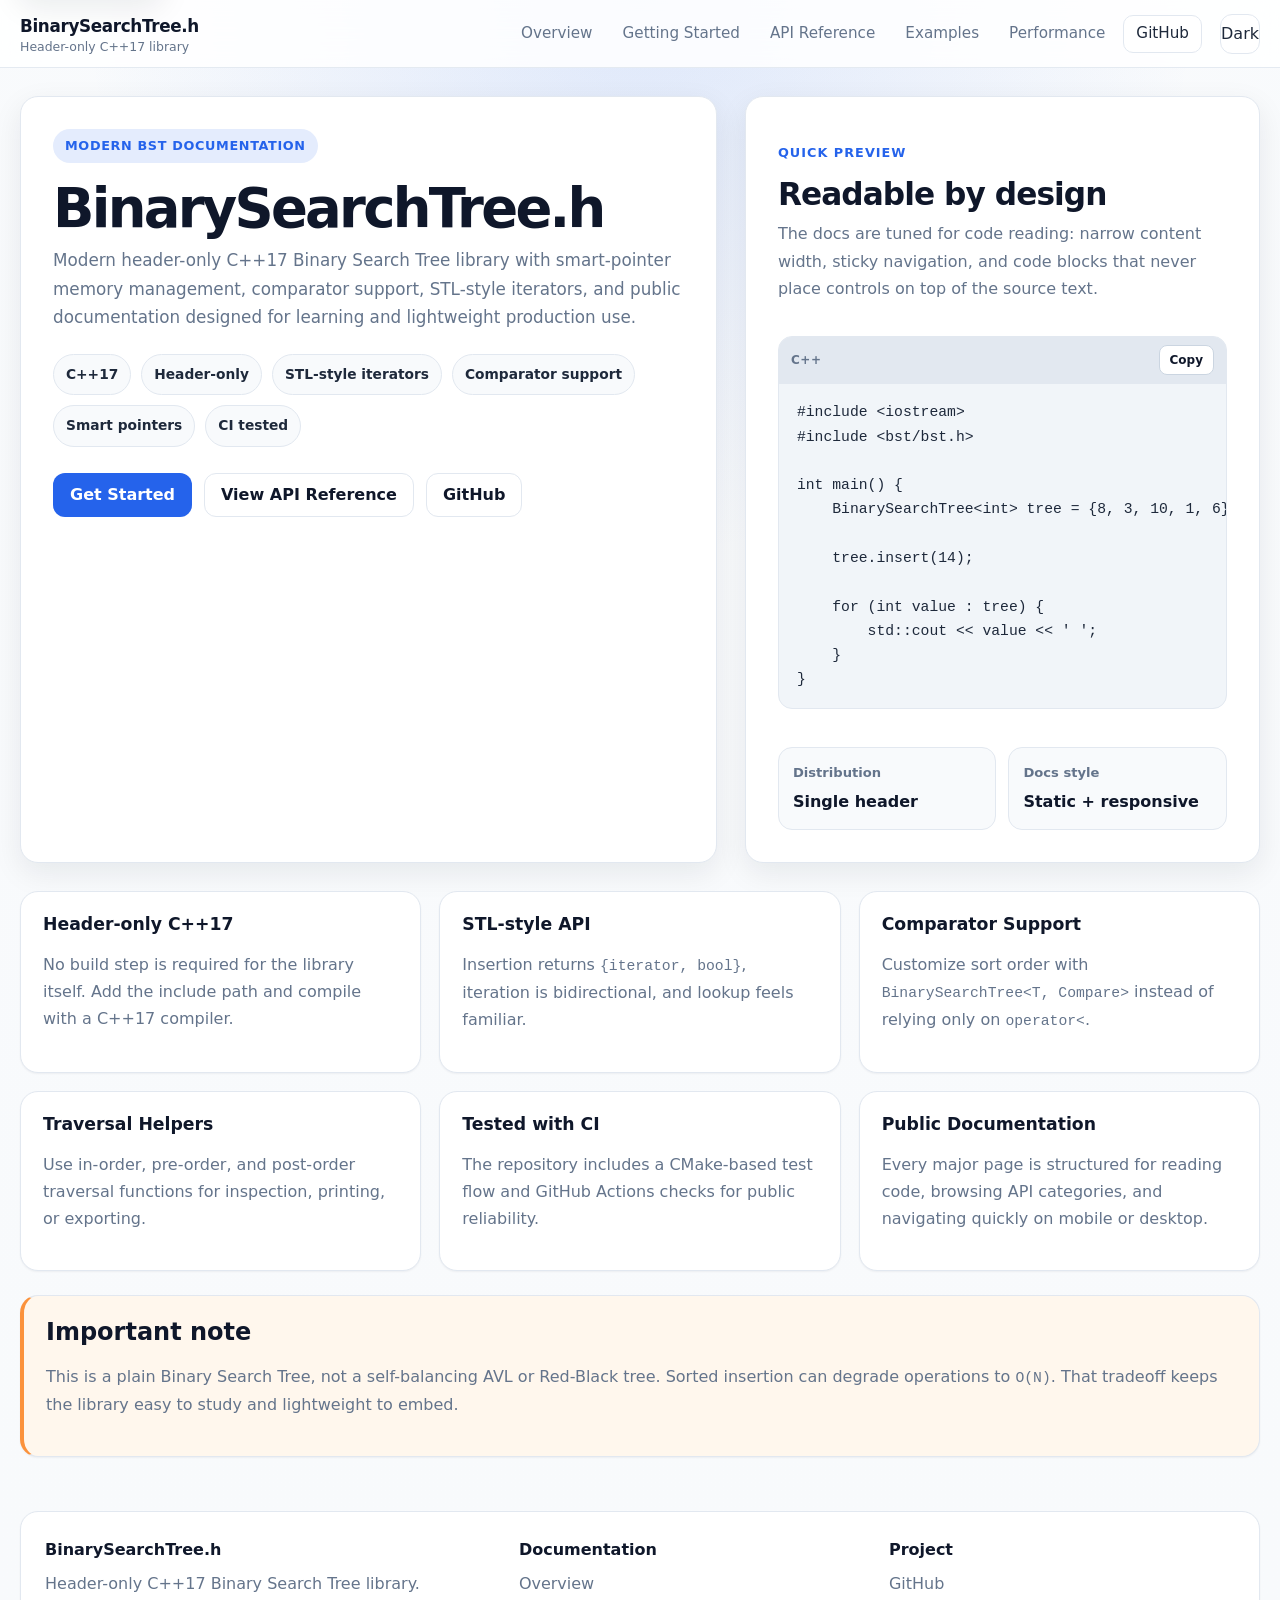
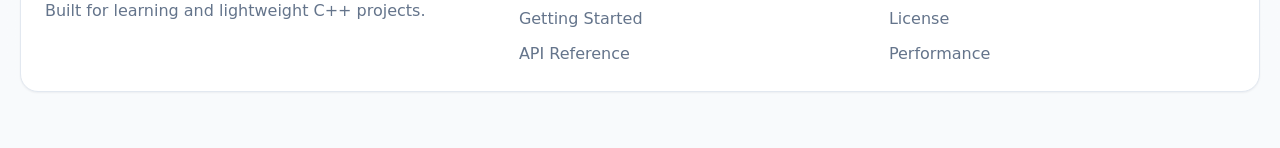
<file: index.html>
<!DOCTYPE html>
<html lang="en">
<head>
    <meta charset="UTF-8">
    <meta name="viewport" content="width=device-width, initial-scale=1.0">
    <title>BinarySearchTree.h</title>
    <link rel="stylesheet" href="docs/assets/site.css">
</head>
<body class="home-page" data-page="home">
    <a class="skip-link" href="#main-content">Skip to content</a>

    <header class="site-navbar">
        <div class="site-navbar-inner">
            <a class="brand" href="index.html" aria-label="BinarySearchTree.h home">
                <span class="brand-title">BinarySearchTree.h</span>
                <span class="brand-subtitle">Header-only C++17 library</span>
            </a>
            <div class="navbar-spacer"></div>
            <nav class="navbar-links" aria-label="Primary navigation">
                <a class="navbar-link" data-page-link="overview" href="docs/index.html">Overview</a>
                <a class="navbar-link" data-page-link="getting-started" href="docs/getting-started.html">Getting Started</a>
                <a class="navbar-link" data-page-link="api-reference" href="docs/api-reference.html">API Reference</a>
                <a class="navbar-link" data-page-link="examples" href="docs/examples.html">Examples</a>
                <a class="navbar-link" data-page-link="performance" href="docs/performance.html">Performance</a>
                <a class="navbar-link github-link" href="https://github.com/Brxj19/Binary-Search-Tree">GitHub</a>
            </nav>
            <button class="icon-button desktop-only" type="button" data-theme-toggle aria-label="Toggle theme" aria-pressed="false">Dark</button>
            <button class="icon-button mobile-only" type="button" data-mobile-nav-toggle aria-label="Toggle navigation menu" aria-expanded="false">Menu</button>
        </div>
    </header>

    <div class="shell">
        <div class="mobile-sidebar" data-mobile-nav>
            <div class="mobile-sidebar-inner">
                <p class="mobile-sidebar-title">Documentation</p>
                <a class="mobile-nav-link" data-page-link="overview" href="docs/index.html">Overview</a>
                <a class="mobile-nav-link" data-page-link="getting-started" href="docs/getting-started.html">Getting Started</a>
                <a class="mobile-nav-link" data-page-link="api-reference" href="docs/api-reference.html">API Reference</a>
                <a class="mobile-nav-link" data-page-link="examples" href="docs/examples.html">Examples</a>
                <a class="mobile-nav-link" data-page-link="performance" href="docs/performance.html">Performance</a>
                <a class="mobile-nav-link" href="https://github.com/Brxj19/Binary-Search-Tree">GitHub</a>
                <button class="icon-button" type="button" data-theme-toggle aria-label="Toggle theme" aria-pressed="false">Dark</button>
            </div>
        </div>

        <main id="main-content" class="page-main">
            <section class="hero-grid">
                <div class="hero-panel">
                    <span class="hero-kicker">Modern BST Documentation</span>
                    <h1 class="hero-title">BinarySearchTree.h</h1>
                    <p class="hero-description">
                        Modern header-only C++17 Binary Search Tree library with smart-pointer memory management,
                        comparator support, STL-style iterators, and public documentation designed for learning
                        and lightweight production use.
                    </p>
                    <div class="pill-row" aria-label="Project highlights">
                        <span class="pill">C++17</span>
                        <span class="pill">Header-only</span>
                        <span class="pill">STL-style iterators</span>
                        <span class="pill">Comparator support</span>
                        <span class="pill">Smart pointers</span>
                        <span class="pill">CI tested</span>
                    </div>
                    <div class="hero-actions">
                        <a class="button button-primary" href="docs/getting-started.html">Get Started</a>
                        <a class="button button-secondary" href="docs/api-reference.html">View API Reference</a>
                        <a class="button button-secondary" href="https://github.com/Brxj19/Binary-Search-Tree">GitHub</a>
                    </div>
                </div>

                <div class="hero-panel code-preview-card">
                    <div>
                        <p class="eyebrow">Quick Preview</p>
                        <h2 class="section-heading">Readable by design</h2>
                        <p class="section-description">
                            The docs are tuned for code reading: narrow content width, sticky navigation, and code
                            blocks that never place controls on top of the source text.
                        </p>
                    </div>
                    <div class="code-block">
                        <div class="code-header">
                            <span class="code-language">C++</span>
                            <button class="copy-button" type="button" aria-label="Copy code block">Copy</button>
                        </div>
                        <pre><code>#include &lt;iostream&gt;
#include &lt;bst/bst.h&gt;

int main() {
    BinarySearchTree&lt;int&gt; tree = {8, 3, 10, 1, 6};

    tree.insert(14);

    for (int value : tree) {
        std::cout &lt;&lt; value &lt;&lt; ' ';
    }
}</code></pre>
                    </div>
                    <div class="quick-stats">
                        <div class="quick-stat">
                            <p class="quick-stat-label">Distribution</p>
                            <p class="quick-stat-value">Single header</p>
                        </div>
                        <div class="quick-stat">
                            <p class="quick-stat-label">Docs style</p>
                            <p class="quick-stat-value">Static + responsive</p>
                        </div>
                    </div>
                </div>
            </section>

            <section class="section-stack" style="margin-top: 28px;">
                <div class="features-grid">
                    <article class="feature-card">
                        <h3>Header-only C++17</h3>
                        <p>No build step is required for the library itself. Add the include path and compile with a C++17 compiler.</p>
                    </article>
                    <article class="feature-card">
                        <h3>STL-style API</h3>
                        <p>Insertion returns <code>{iterator, bool}</code>, iteration is bidirectional, and lookup feels familiar.</p>
                    </article>
                    <article class="feature-card">
                        <h3>Comparator Support</h3>
                        <p>Customize sort order with <code>BinarySearchTree&lt;T, Compare&gt;</code> instead of relying only on <code>operator&lt;</code>.</p>
                    </article>
                    <article class="feature-card">
                        <h3>Traversal Helpers</h3>
                        <p>Use in-order, pre-order, and post-order traversal functions for inspection, printing, or exporting.</p>
                    </article>
                    <article class="feature-card">
                        <h3>Tested with CI</h3>
                        <p>The repository includes a CMake-based test flow and GitHub Actions checks for public reliability.</p>
                    </article>
                    <article class="feature-card">
                        <h3>Public Documentation</h3>
                        <p>Every major page is structured for reading code, browsing API categories, and navigating quickly on mobile or desktop.</p>
                    </article>
                </div>

                <article class="note-card">
                    <h2>Important note</h2>
                    <p>
                        This is a plain Binary Search Tree, not a self-balancing AVL or Red-Black tree.
                        Sorted insertion can degrade operations to <code>O(N)</code>. That tradeoff keeps the library easy to study and lightweight to embed.
                    </p>
                </article>
            </section>
        </main>

        <footer class="site-footer">
            <div class="site-footer-card">
                <div>
                    <p class="footer-title">BinarySearchTree.h</p>
                    <p class="footer-text">Header-only C++17 Binary Search Tree library.</p>
                    <p class="footer-note">Built for learning and lightweight C++ projects.</p>
                </div>
                <div>
                    <p class="footer-title">Documentation</p>
                    <ul class="footer-list">
                        <li><a class="footer-link" href="docs/index.html">Overview</a></li>
                        <li><a class="footer-link" href="docs/getting-started.html">Getting Started</a></li>
                        <li><a class="footer-link" href="docs/api-reference.html">API Reference</a></li>
                    </ul>
                </div>
                <div>
                    <p class="footer-title">Project</p>
                    <ul class="footer-list">
                        <li><a class="footer-link" href="https://github.com/Brxj19/Binary-Search-Tree">GitHub</a></li>
                        <li><a class="footer-link" href="LICENSE">License</a></li>
                        <li><a class="footer-link" href="docs/performance.html">Performance</a></li>
                    </ul>
                </div>
            </div>
        </footer>
    </div>

    <script src="docs/assets/site.js"></script>
</body>
</html>
</file>
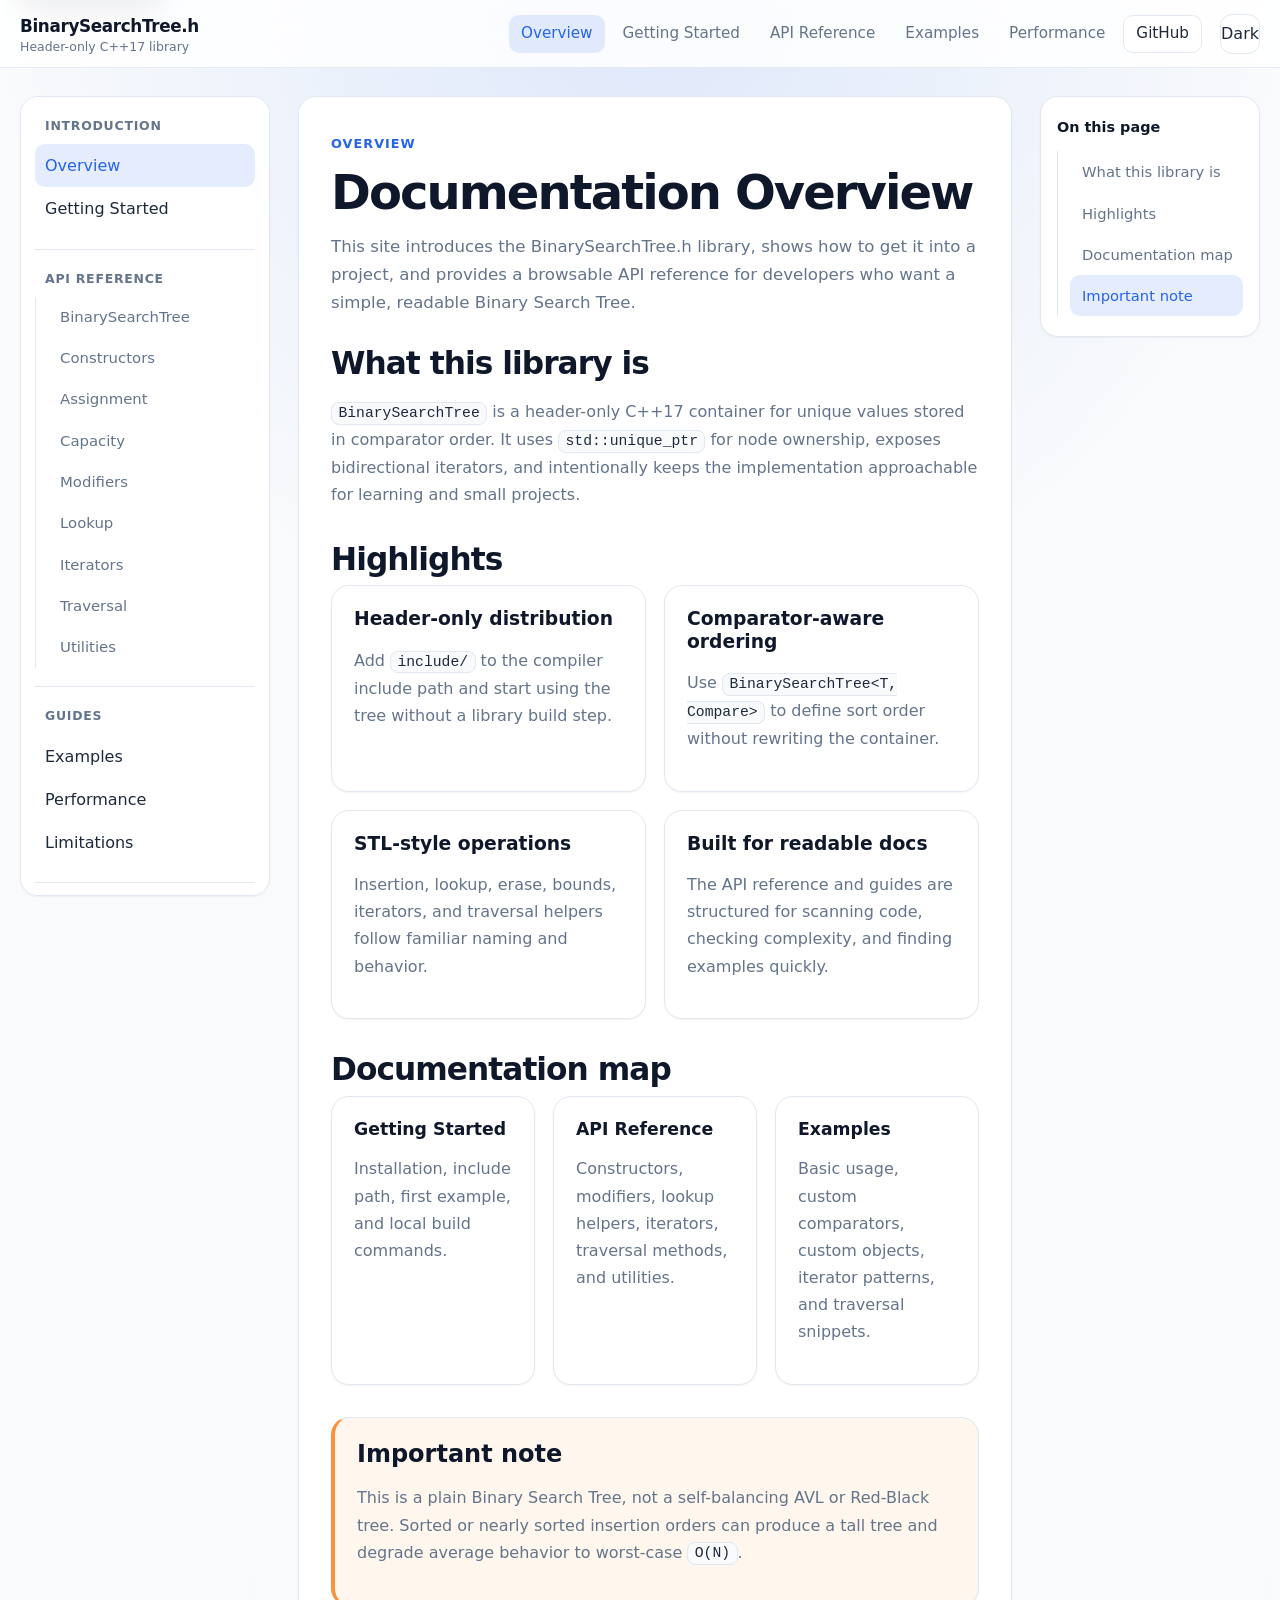
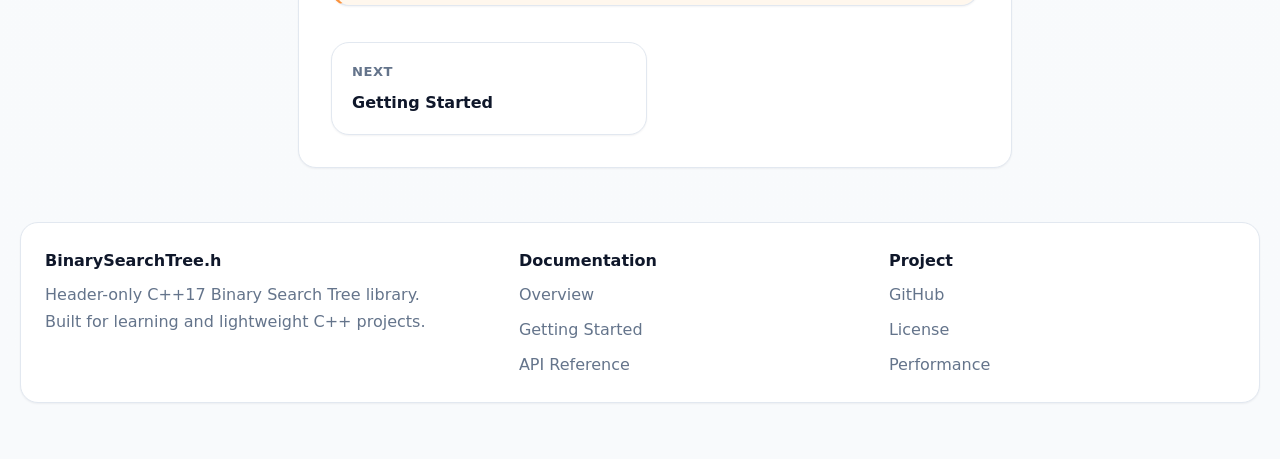
<file: docs/index.html>
<!DOCTYPE html>
<html lang="en">
<head>
    <meta charset="UTF-8">
    <meta name="viewport" content="width=device-width, initial-scale=1.0">
    <title>Overview | BinarySearchTree.h</title>
    <link rel="stylesheet" href="assets/site.css">
</head>
<body class="doc-page" data-page="overview">
    <a class="skip-link" href="#main-content">Skip to content</a>

    <header class="site-navbar">
        <div class="site-navbar-inner">
            <a class="brand" href="../index.html" aria-label="BinarySearchTree.h home">
                <span class="brand-title">BinarySearchTree.h</span>
                <span class="brand-subtitle">Header-only C++17 library</span>
            </a>
            <div class="navbar-spacer"></div>
            <nav class="navbar-links" aria-label="Primary navigation">
                <a class="navbar-link" data-page-link="overview" href="index.html">Overview</a>
                <a class="navbar-link" data-page-link="getting-started" href="getting-started.html">Getting Started</a>
                <a class="navbar-link" data-page-link="api-reference" href="api-reference.html">API Reference</a>
                <a class="navbar-link" data-page-link="examples" href="examples.html">Examples</a>
                <a class="navbar-link" data-page-link="performance" href="performance.html">Performance</a>
                <a class="navbar-link github-link" href="https://github.com/Brxj19/Binary-Search-Tree">GitHub</a>
            </nav>
            <button class="icon-button desktop-only" type="button" data-theme-toggle aria-label="Toggle theme" aria-pressed="false">Dark</button>
            <button class="icon-button mobile-only" type="button" data-mobile-nav-toggle aria-label="Toggle navigation menu" aria-expanded="false">Menu</button>
        </div>
    </header>

    <div class="shell">
        <div class="mobile-sidebar" data-mobile-nav>
            <div class="mobile-sidebar-inner">
                <p class="mobile-sidebar-title">Documentation</p>
                <a class="mobile-nav-link" data-page-link="overview" href="index.html">Overview</a>
                <a class="mobile-nav-link" data-page-link="getting-started" href="getting-started.html">Getting Started</a>
                <a class="mobile-nav-link" data-page-link="api-reference" href="api-reference.html">API Reference</a>
                <a class="mobile-nav-link" data-page-link="examples" href="examples.html">Examples</a>
                <a class="mobile-nav-link" data-page-link="performance" href="performance.html">Performance</a>
                <a class="mobile-nav-link" href="https://github.com/Brxj19/Binary-Search-Tree">GitHub</a>
                <button class="icon-button" type="button" data-theme-toggle aria-label="Toggle theme" aria-pressed="false">Dark</button>
            </div>
        </div>

        <main id="main-content" class="page-main">
            <div class="layout-grid">
                <aside class="sidebar" aria-label="Documentation sidebar">
                    <div class="sidebar-group">
                        <p class="sidebar-group-title">Introduction</p>
                        <a class="sidebar-link" data-page-link="overview" href="index.html">Overview</a>
                        <a class="sidebar-link" data-page-link="getting-started" href="getting-started.html">Getting Started</a>
                    </div>
                    <div class="sidebar-group">
                        <p class="sidebar-group-title">API Reference</p>
                        <div class="sidebar-sub-links">
                            <a class="sidebar-sub-link" href="api-reference.html#class-template">BinarySearchTree</a>
                            <a class="sidebar-sub-link" href="api-reference.html#constructors">Constructors</a>
                            <a class="sidebar-sub-link" href="api-reference.html#assignment">Assignment</a>
                            <a class="sidebar-sub-link" href="api-reference.html#capacity">Capacity</a>
                            <a class="sidebar-sub-link" href="api-reference.html#modifiers">Modifiers</a>
                            <a class="sidebar-sub-link" href="api-reference.html#lookup">Lookup</a>
                            <a class="sidebar-sub-link" href="api-reference.html#iterators">Iterators</a>
                            <a class="sidebar-sub-link" href="api-reference.html#traversal">Traversal</a>
                            <a class="sidebar-sub-link" href="api-reference.html#utilities">Utilities</a>
                        </div>
                    </div>
                    <div class="sidebar-group">
                        <p class="sidebar-group-title">Guides</p>
                        <a class="sidebar-link" data-page-link="examples" href="examples.html">Examples</a>
                        <a class="sidebar-link" data-page-link="performance" href="performance.html">Performance</a>
                        <a class="sidebar-link" href="performance.html#when-not-to-use">Limitations</a>
                    </div>
                    <div class="sidebar-group">
                        <p class="sidebar-group-title">Project</p>
                        <a class="sidebar-link" href="https://github.com/Brxj19/Binary-Search-Tree">GitHub</a>
                        <a class="sidebar-link" href="../LICENSE">License</a>
                    </div>
                </aside>

                <section class="page-panel">
                    <header class="page-header">
                        <div class="eyebrow">Overview</div>
                        <h1 class="page-title">Documentation Overview</h1>
                        <p class="page-summary">
                            This site introduces the BinarySearchTree.h library, shows how to get it into a project,
                            and provides a browsable API reference for developers who want a simple, readable Binary Search Tree.
                        </p>
                    </header>

                    <div class="section-block" id="overview-summary">
                        <h2 class="section-heading">What this library is</h2>
                        <p>
                            <code>BinarySearchTree</code> is a header-only C++17 container for unique values stored in comparator order.
                            It uses <code>std::unique_ptr</code> for node ownership, exposes bidirectional iterators, and intentionally keeps
                            the implementation approachable for learning and small projects.
                        </p>
                    </div>

                    <div class="section-block" id="overview-highlights">
                        <h2 class="section-heading">Highlights</h2>
                        <div class="summary-grid">
                            <article class="summary-card">
                                <h3>Header-only distribution</h3>
                                <p>Add <code>include/</code> to the compiler include path and start using the tree without a library build step.</p>
                            </article>
                            <article class="summary-card">
                                <h3>Comparator-aware ordering</h3>
                                <p>Use <code>BinarySearchTree&lt;T, Compare&gt;</code> to define sort order without rewriting the container.</p>
                            </article>
                            <article class="summary-card">
                                <h3>STL-style operations</h3>
                                <p>Insertion, lookup, erase, bounds, iterators, and traversal helpers follow familiar naming and behavior.</p>
                            </article>
                            <article class="summary-card">
                                <h3>Built for readable docs</h3>
                                <p>The API reference and guides are structured for scanning code, checking complexity, and finding examples quickly.</p>
                            </article>
                        </div>
                    </div>

                    <div class="section-block" id="overview-navigation">
                        <h2 class="section-heading">Documentation map</h2>
                        <div class="features-grid">
                            <article class="feature-card">
                                <h3>Getting Started</h3>
                                <p>Installation, include path, first example, and local build commands.</p>
                            </article>
                            <article class="feature-card">
                                <h3>API Reference</h3>
                                <p>Constructors, modifiers, lookup helpers, iterators, traversal methods, and utilities.</p>
                            </article>
                            <article class="feature-card">
                                <h3>Examples</h3>
                                <p>Basic usage, custom comparators, custom objects, iterator patterns, and traversal snippets.</p>
                            </article>
                        </div>
                    </div>

                    <div class="section-block" id="overview-warning">
                        <article class="note-card">
                            <h2>Important note</h2>
                            <p>
                                This is a plain Binary Search Tree, not a self-balancing AVL or Red-Black tree.
                                Sorted or nearly sorted insertion orders can produce a tall tree and degrade average behavior to worst-case <code>O(N)</code>.
                            </p>
                        </article>
                    </div>

                    <nav class="prev-next" aria-label="Page navigation">
                        <a class="prev-next-card" href="getting-started.html">
                            <span class="prev-next-label">Next</span>
                            <span class="prev-next-title">Getting Started</span>
                        </a>
                    </nav>
                </section>

                <aside class="page-toc" aria-label="On this page">
                    <p class="page-toc-title">On this page</p>
                    <ol class="toc-list">
                        <li><a class="toc-link" href="#overview-summary">What this library is</a></li>
                        <li><a class="toc-link" href="#overview-highlights">Highlights</a></li>
                        <li><a class="toc-link" href="#overview-navigation">Documentation map</a></li>
                        <li><a class="toc-link" href="#overview-warning">Important note</a></li>
                    </ol>
                </aside>
            </div>
        </main>

        <footer class="site-footer">
            <div class="site-footer-card">
                <div>
                    <p class="footer-title">BinarySearchTree.h</p>
                    <p class="footer-text">Header-only C++17 Binary Search Tree library.</p>
                    <p class="footer-note">Built for learning and lightweight C++ projects.</p>
                </div>
                <div>
                    <p class="footer-title">Documentation</p>
                    <ul class="footer-list">
                        <li><a class="footer-link" href="index.html">Overview</a></li>
                        <li><a class="footer-link" href="getting-started.html">Getting Started</a></li>
                        <li><a class="footer-link" href="api-reference.html">API Reference</a></li>
                    </ul>
                </div>
                <div>
                    <p class="footer-title">Project</p>
                    <ul class="footer-list">
                        <li><a class="footer-link" href="https://github.com/Brxj19/Binary-Search-Tree">GitHub</a></li>
                        <li><a class="footer-link" href="../LICENSE">License</a></li>
                        <li><a class="footer-link" href="performance.html">Performance</a></li>
                    </ul>
                </div>
            </div>
        </footer>
    </div>

    <script src="assets/site.js"></script>
</body>
</html>
</file>
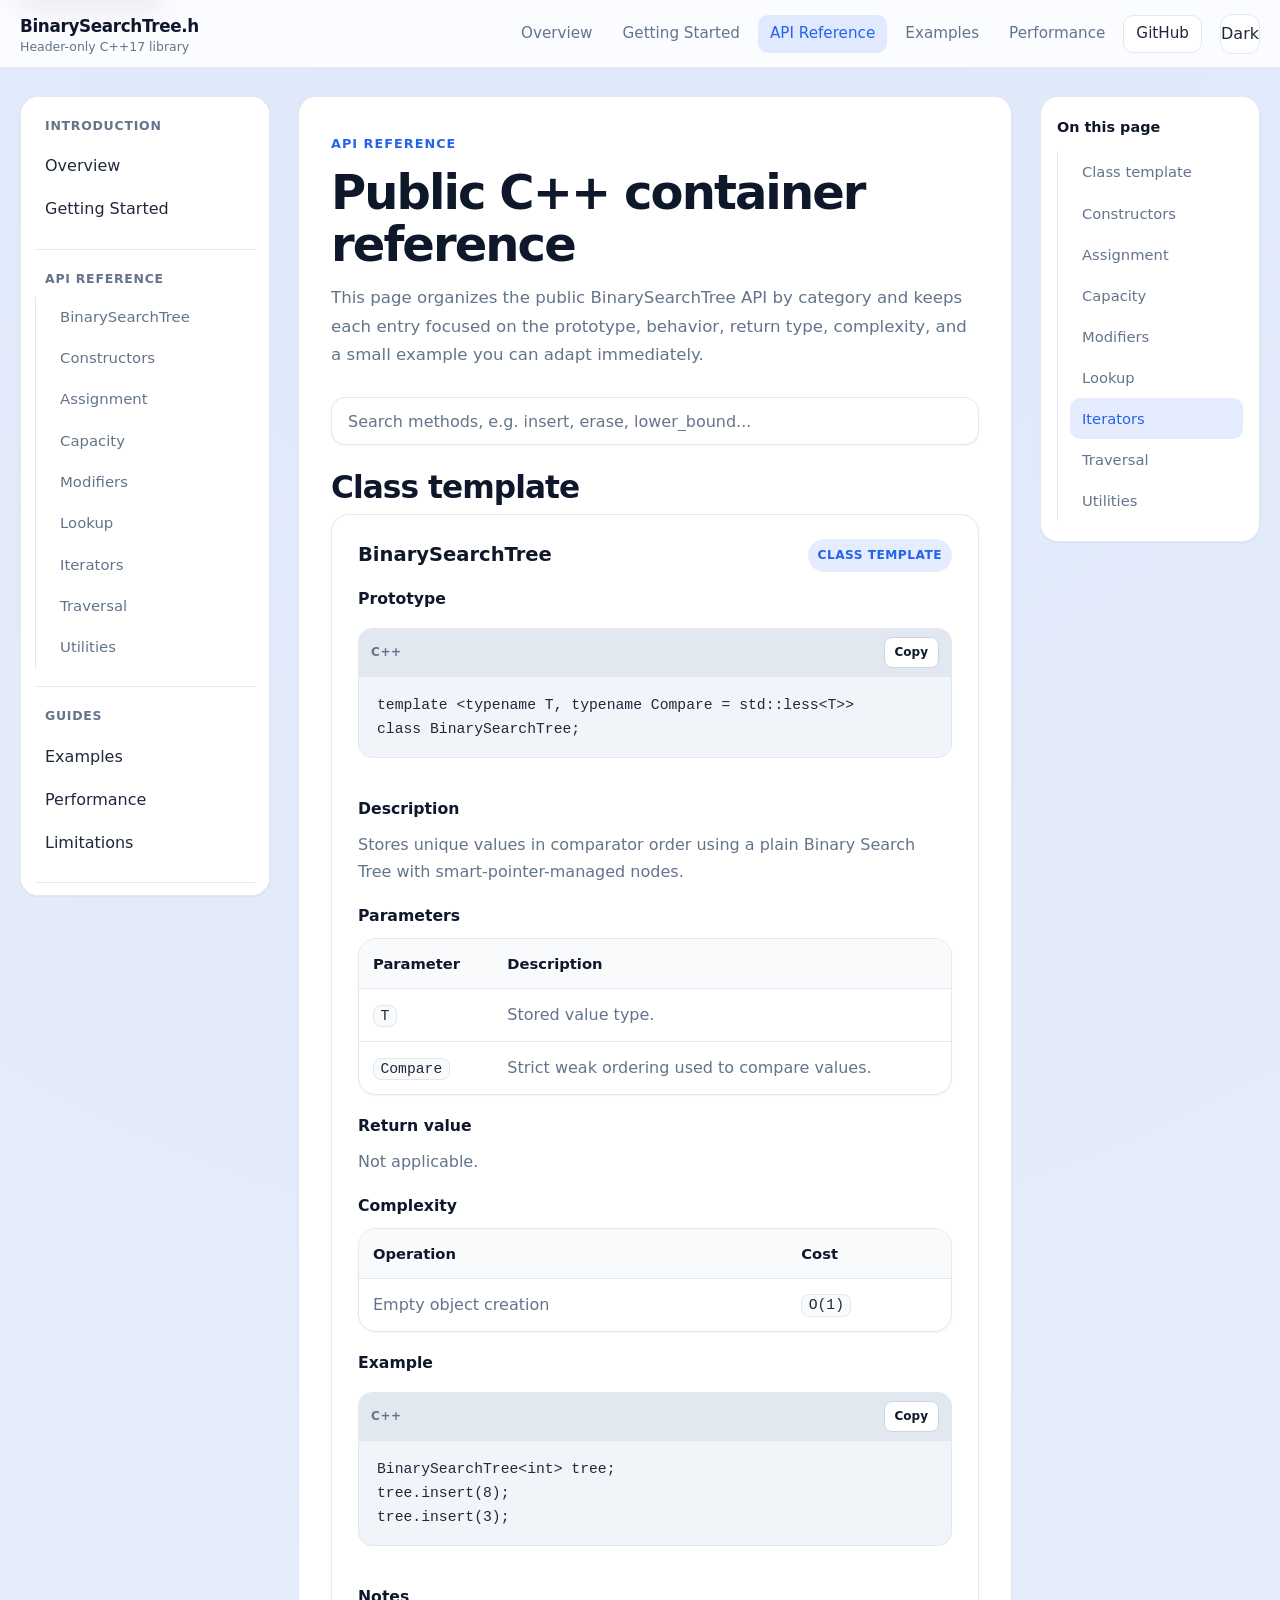
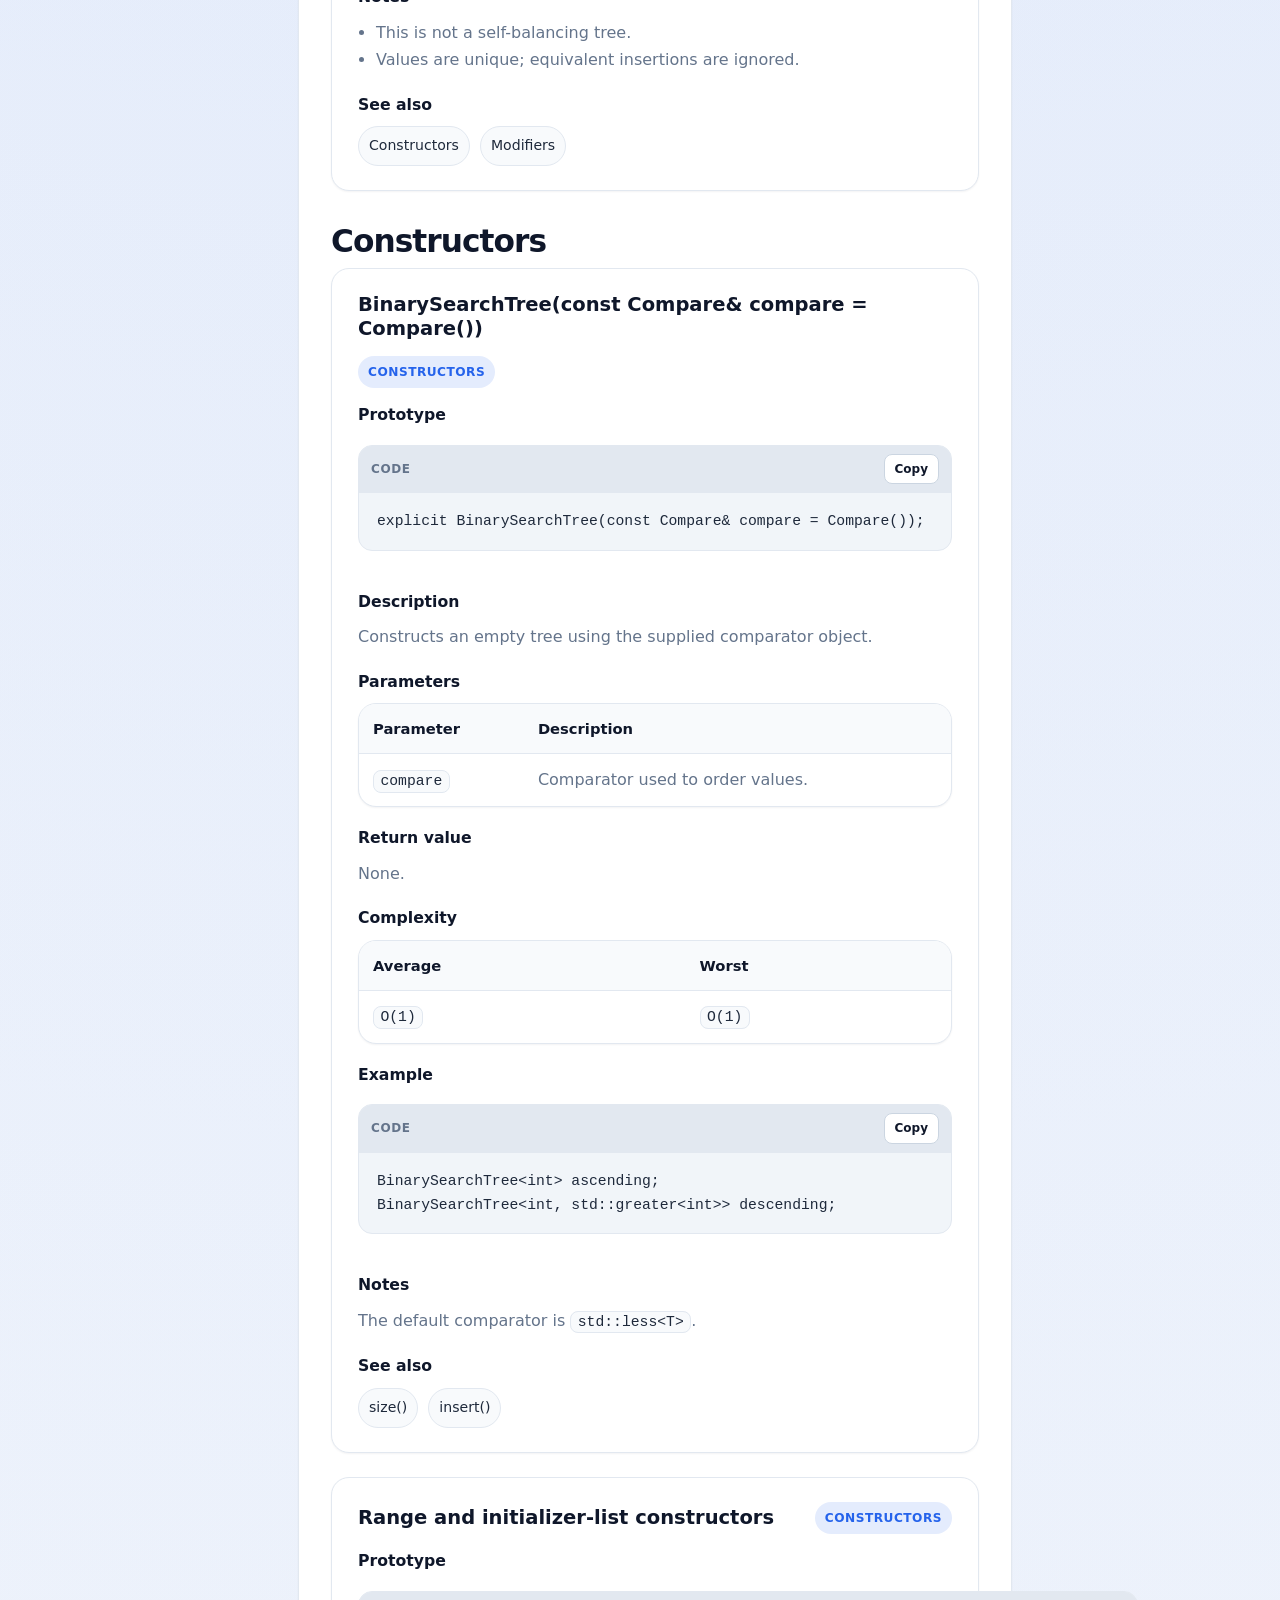
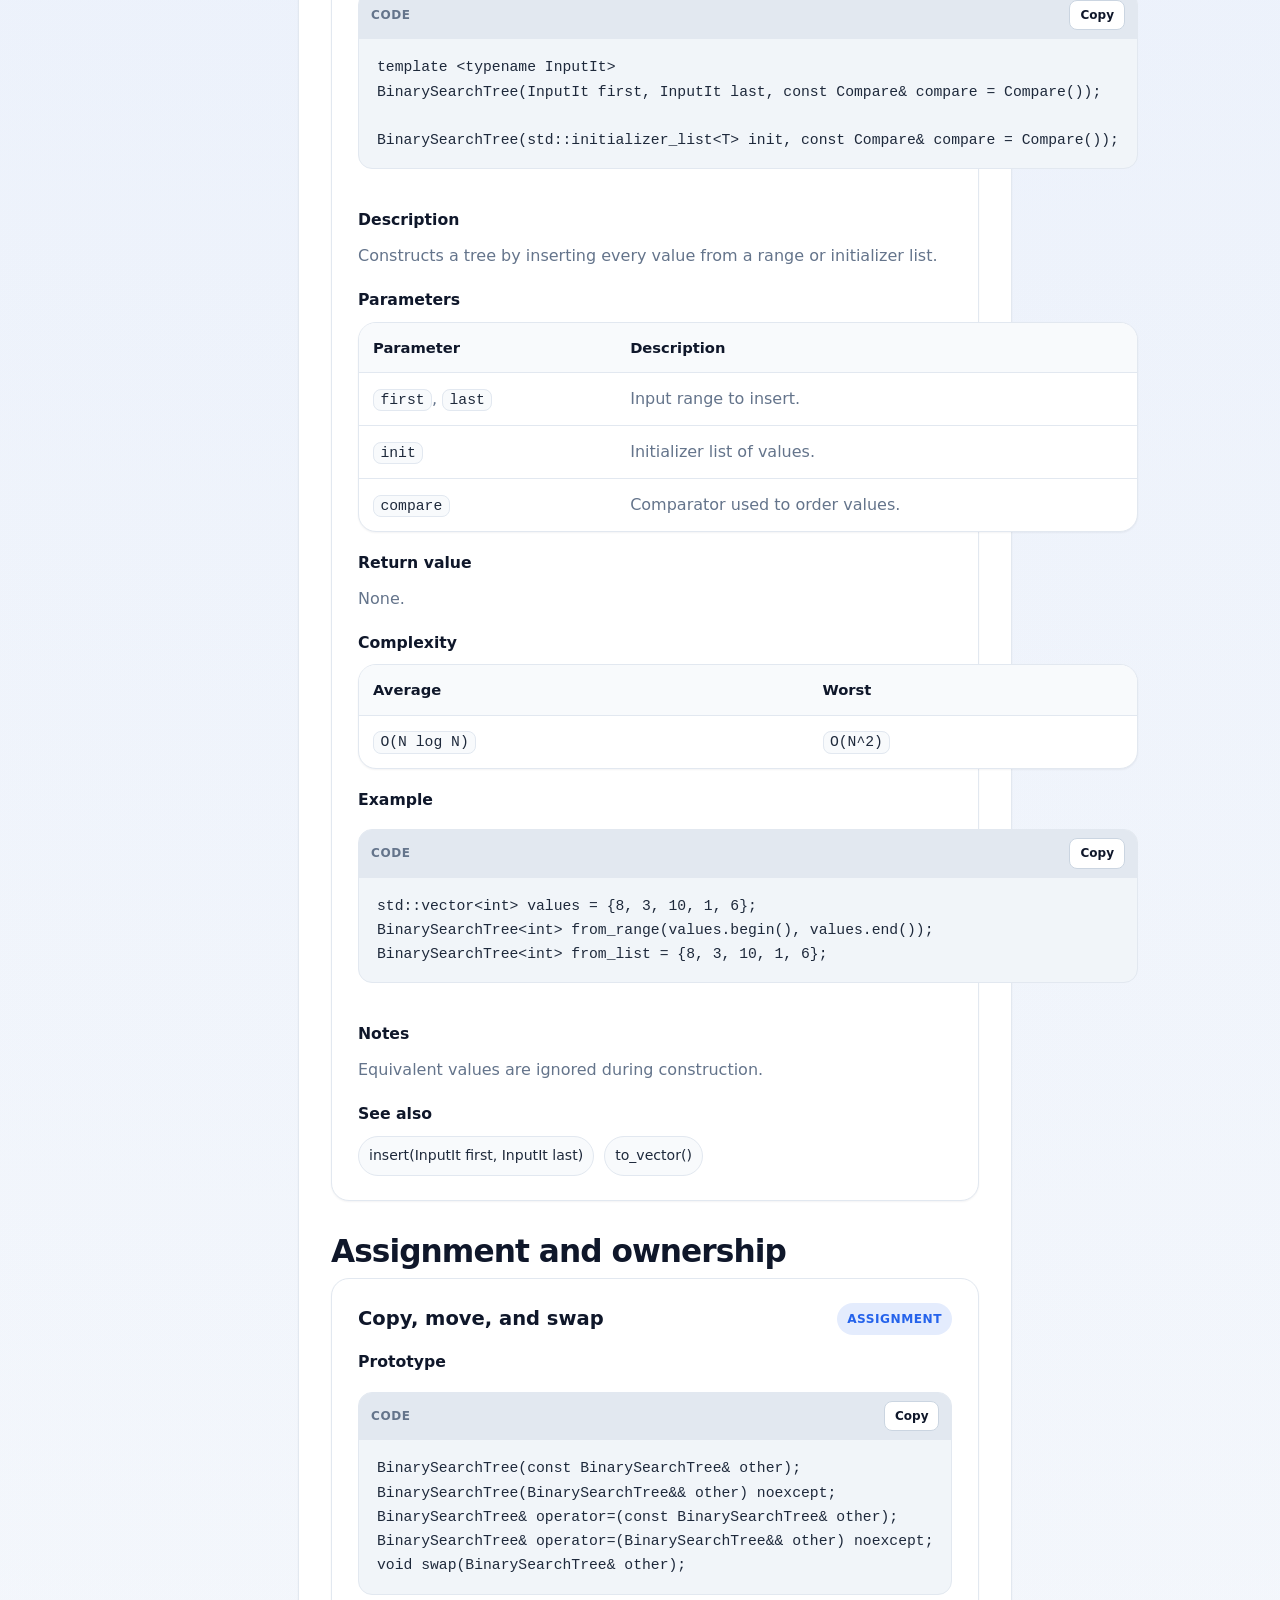
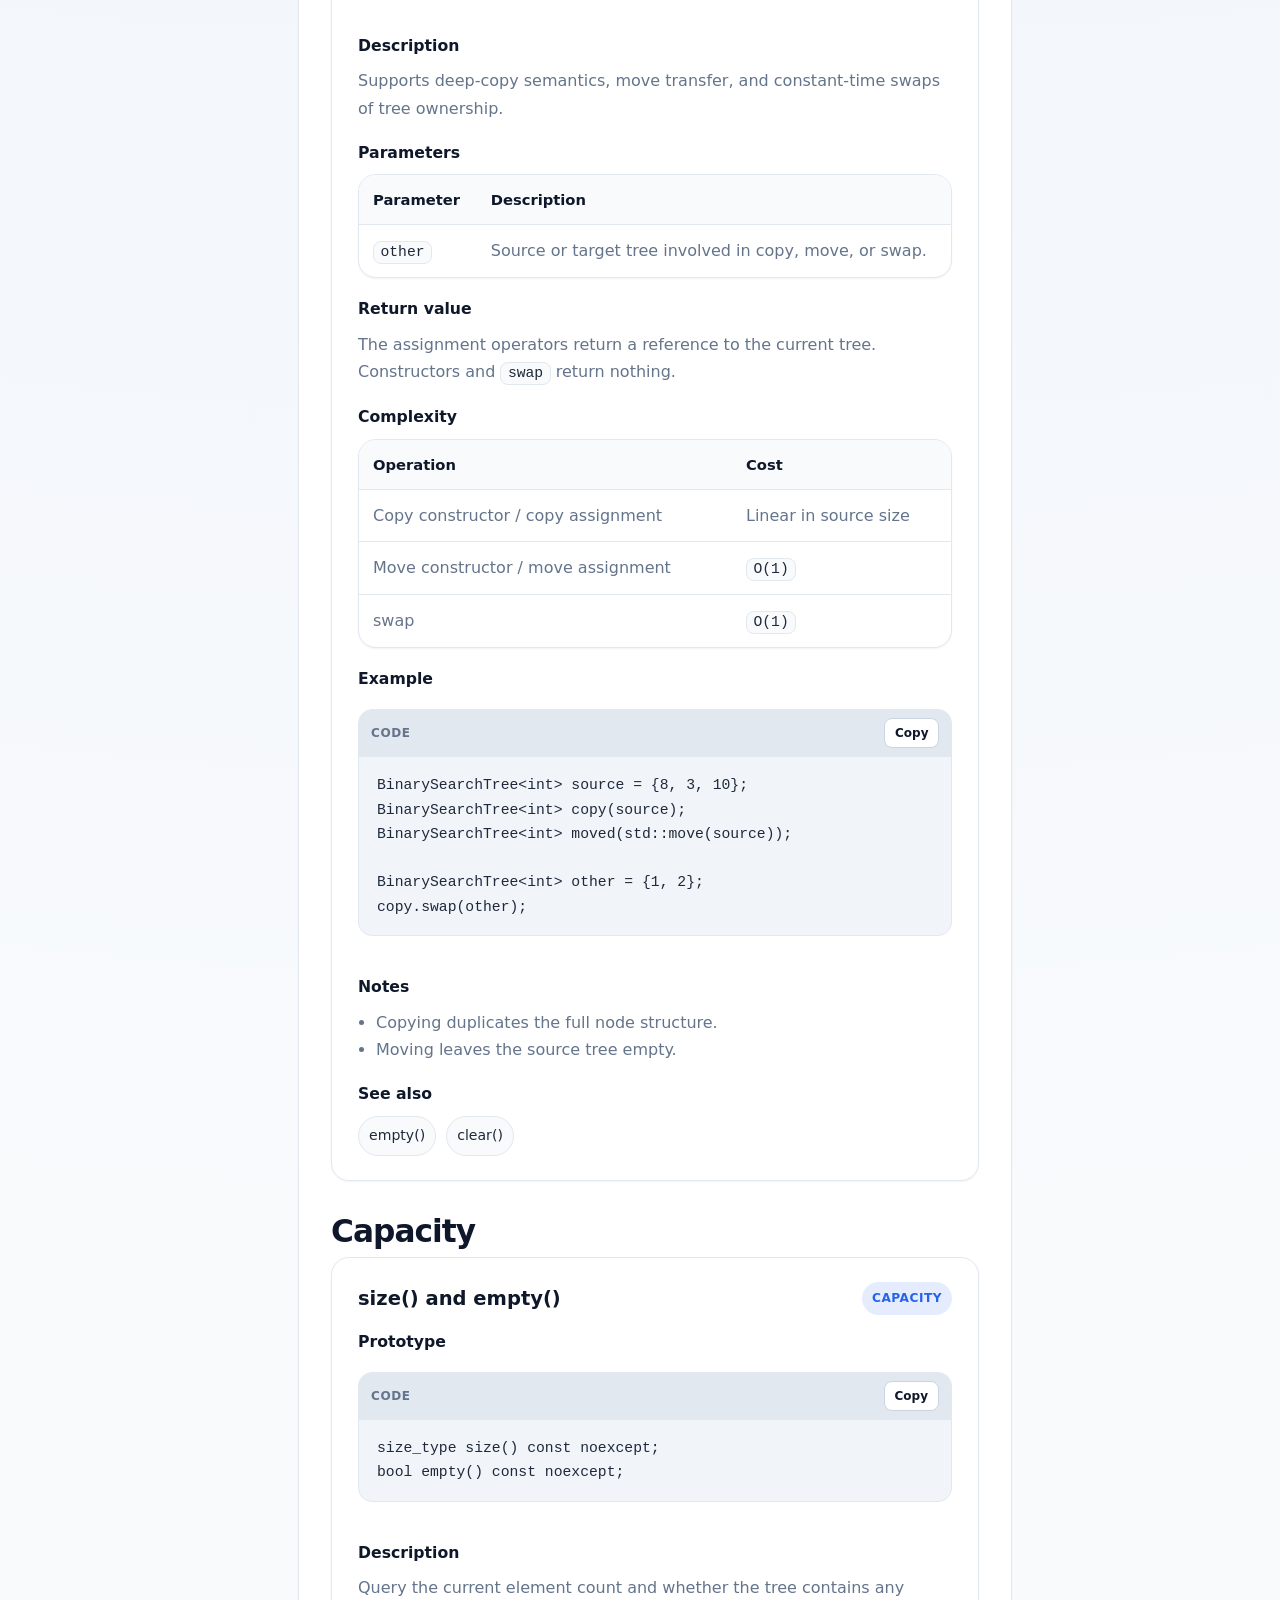
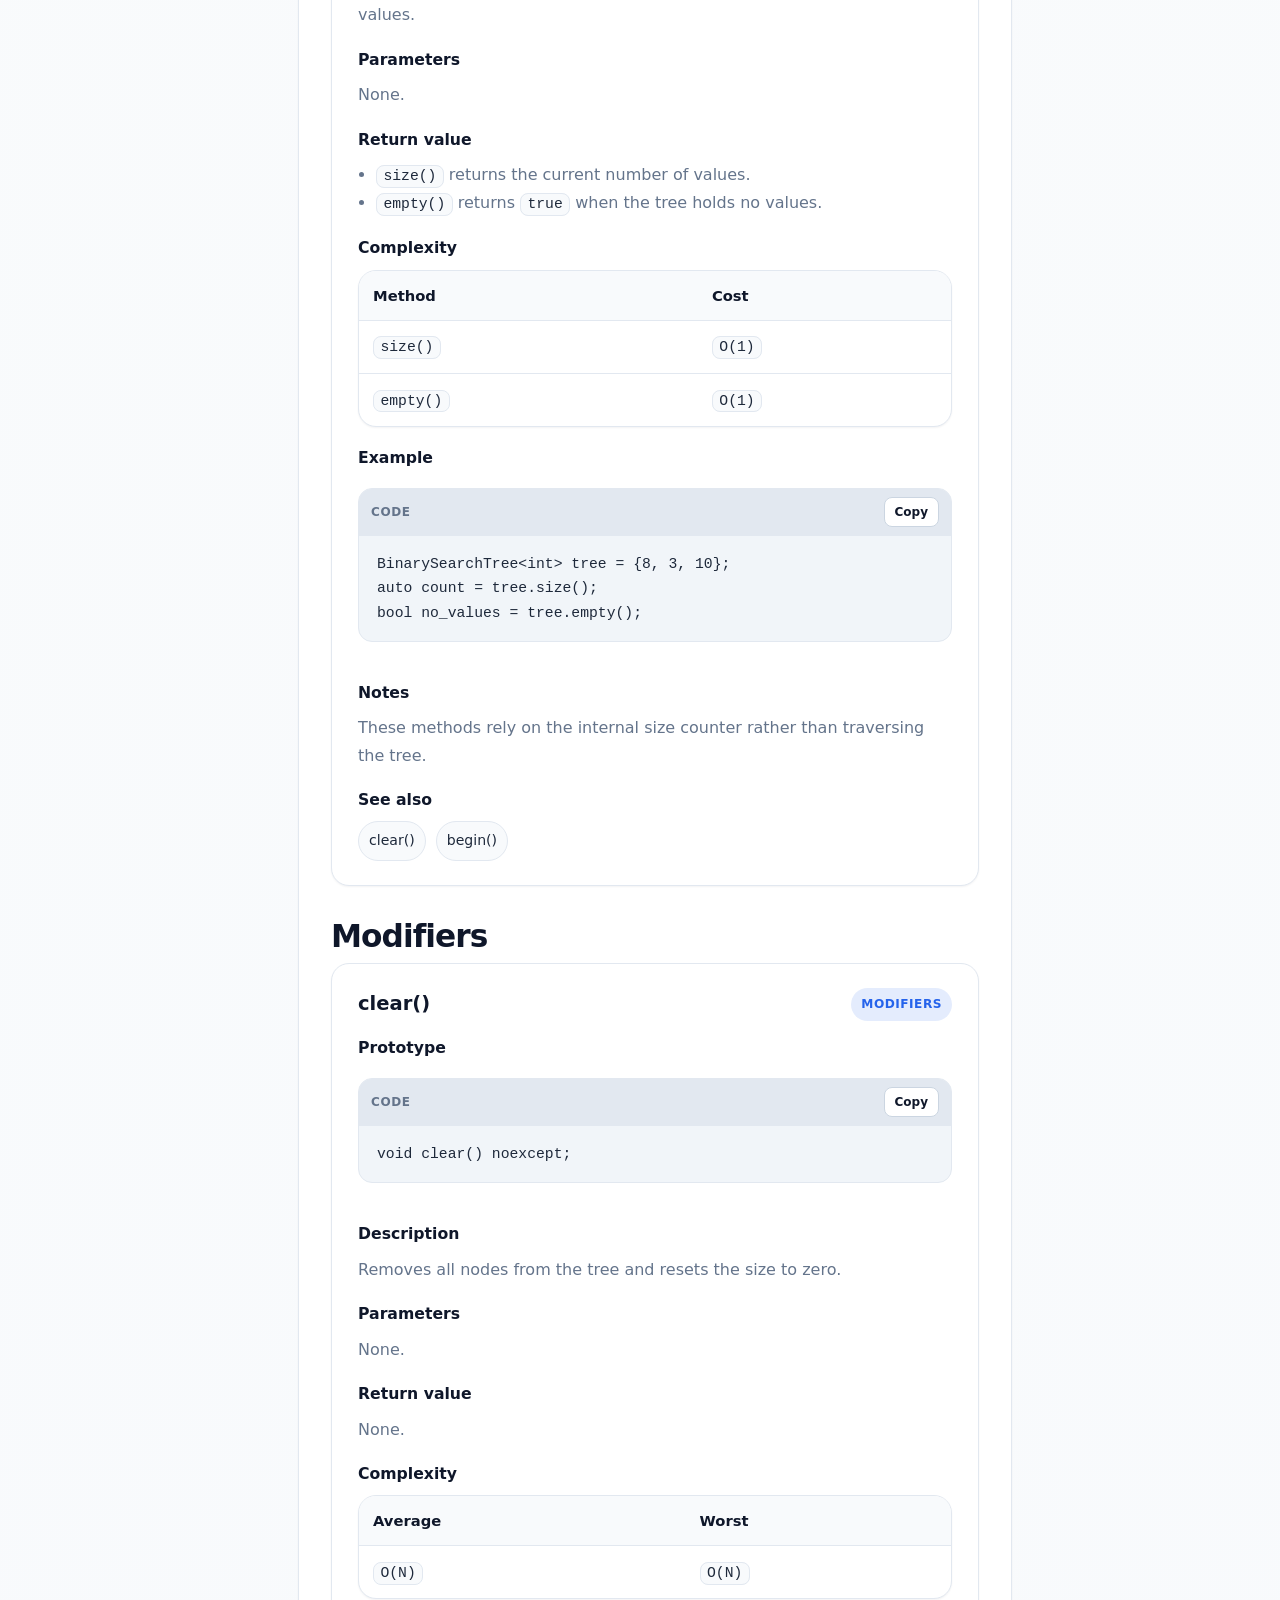
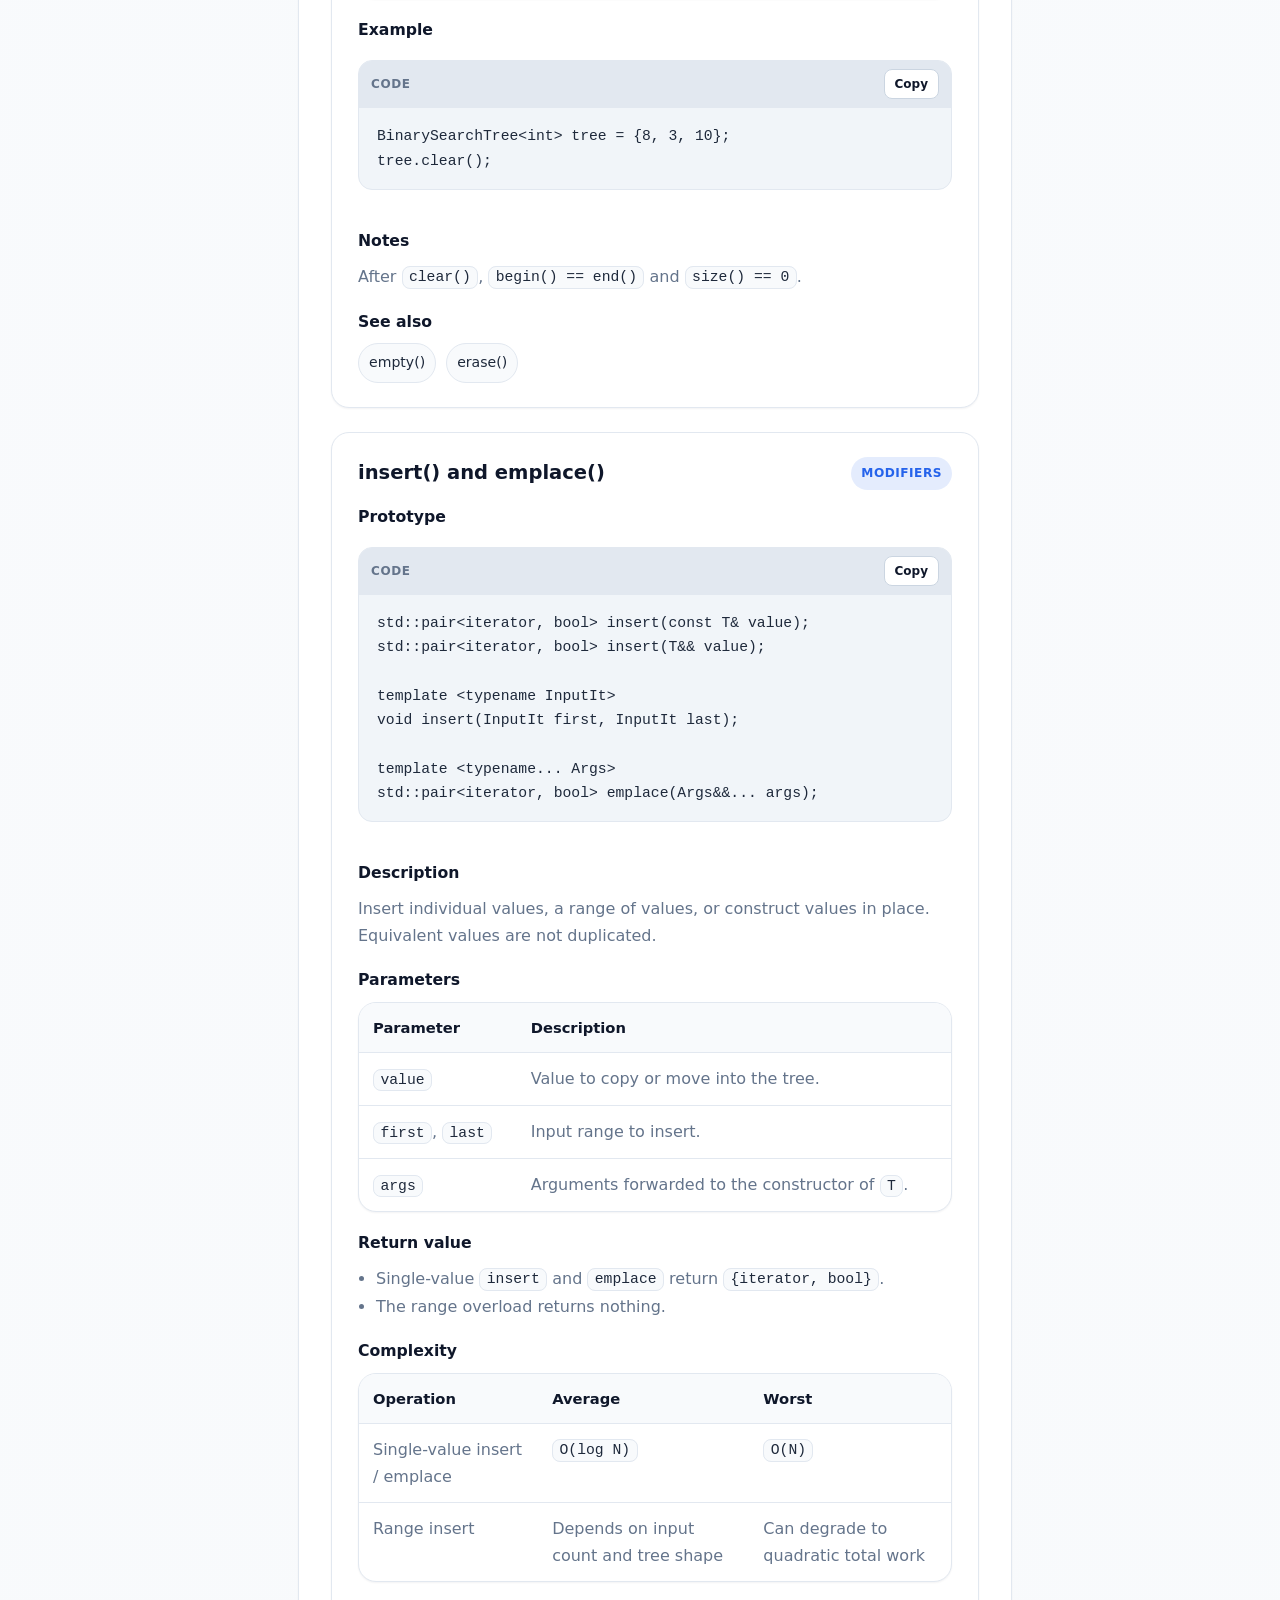
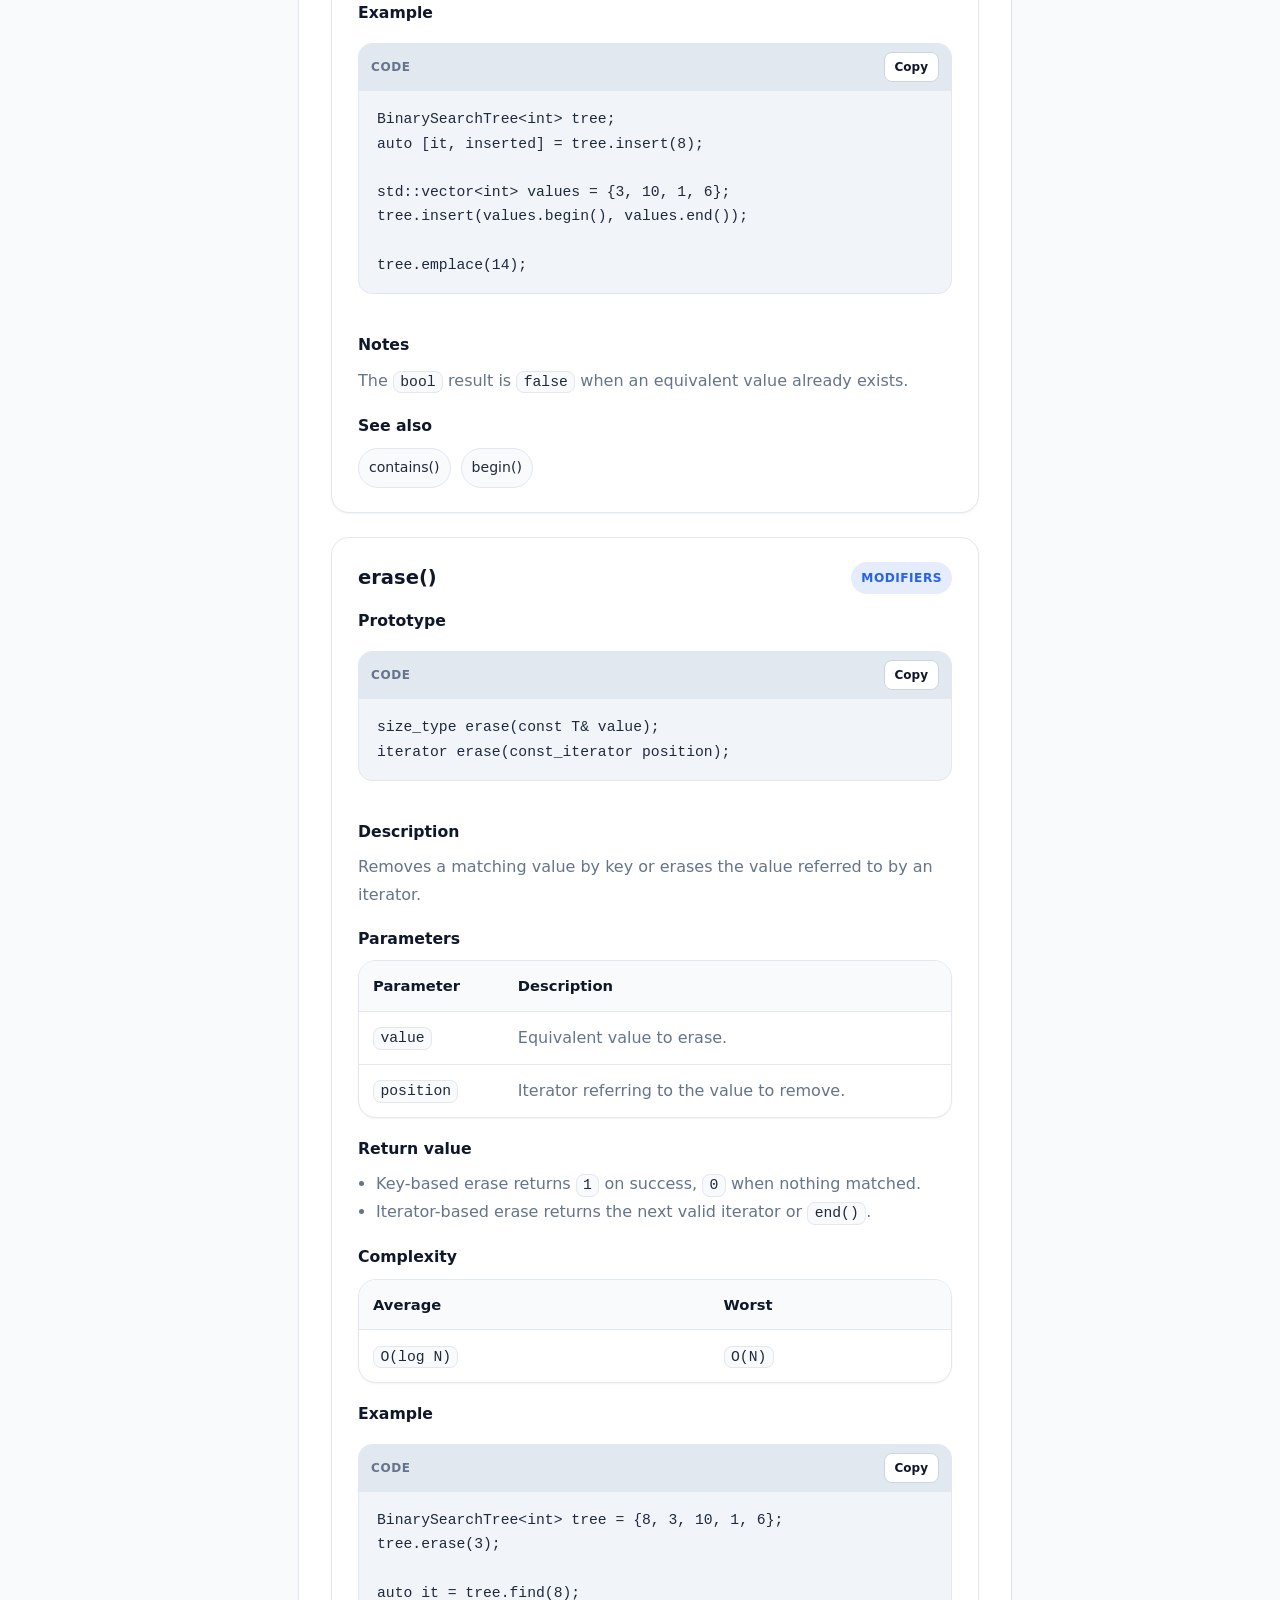
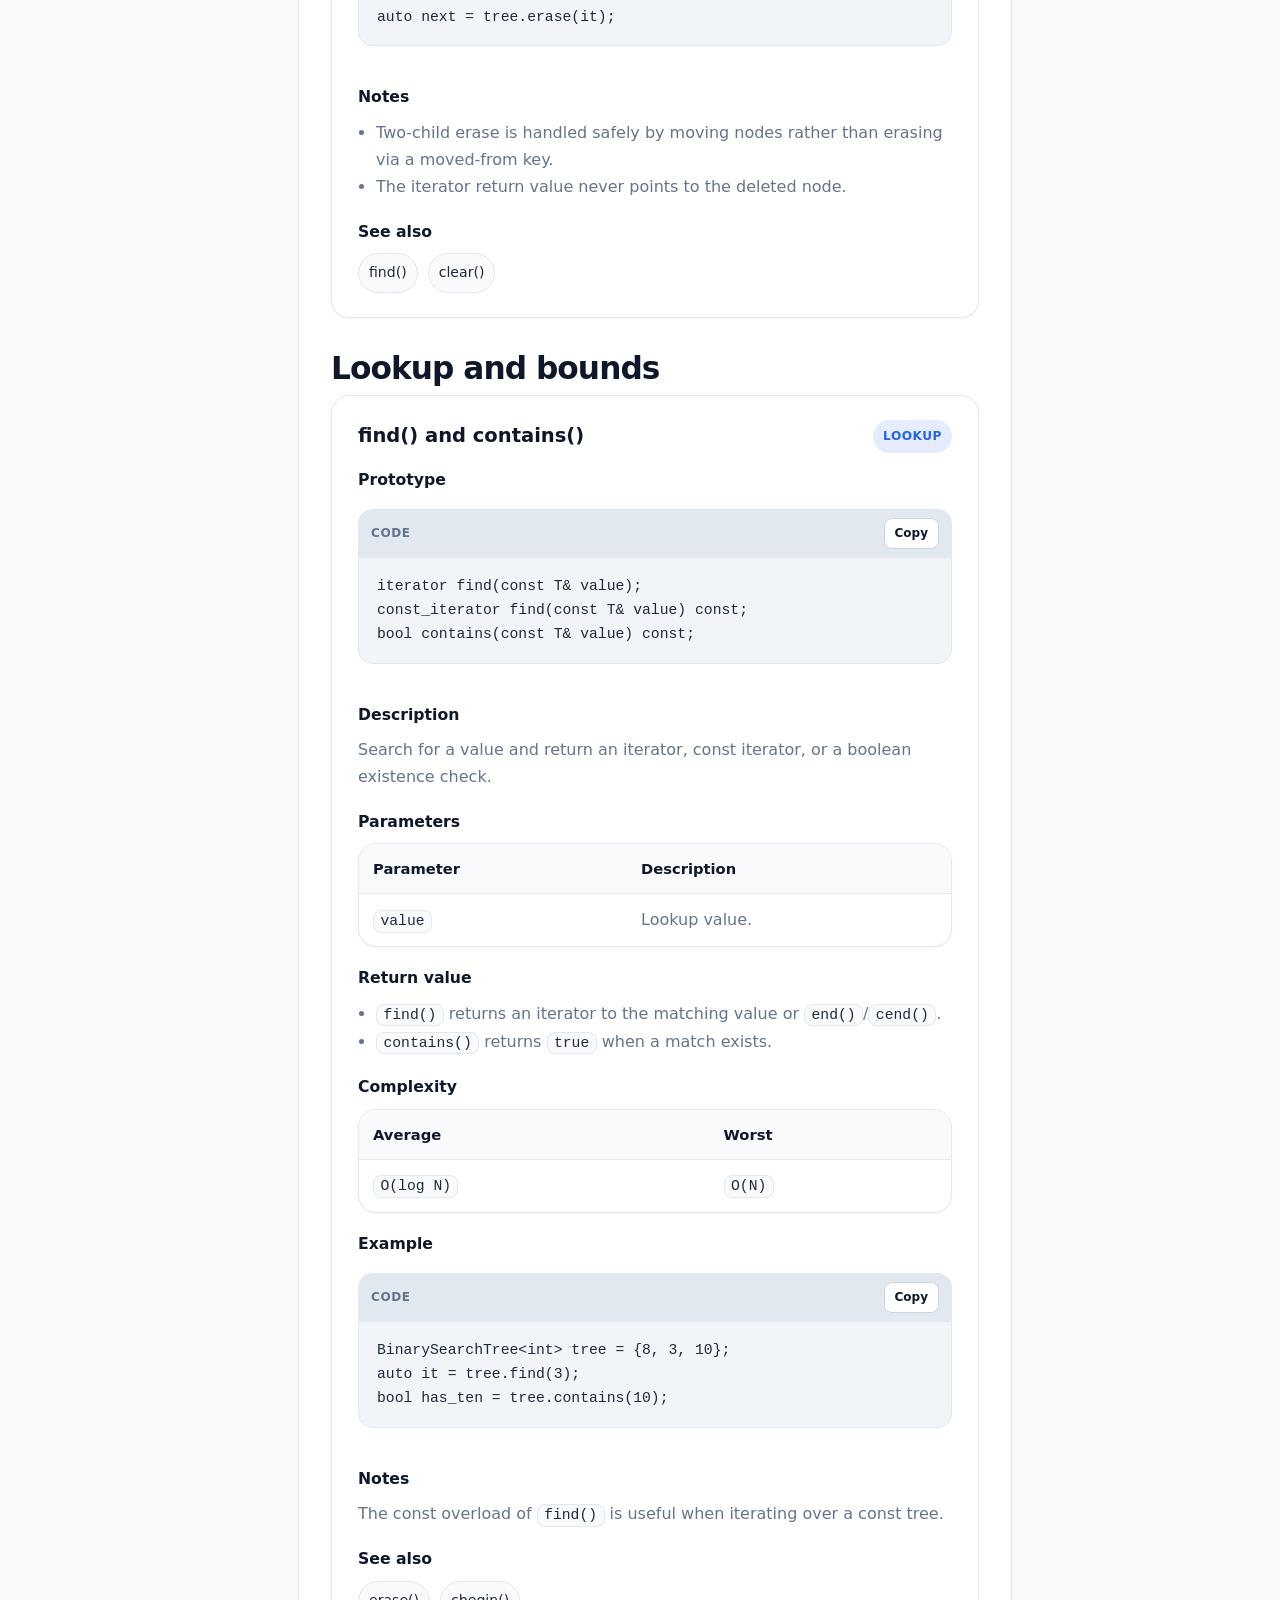
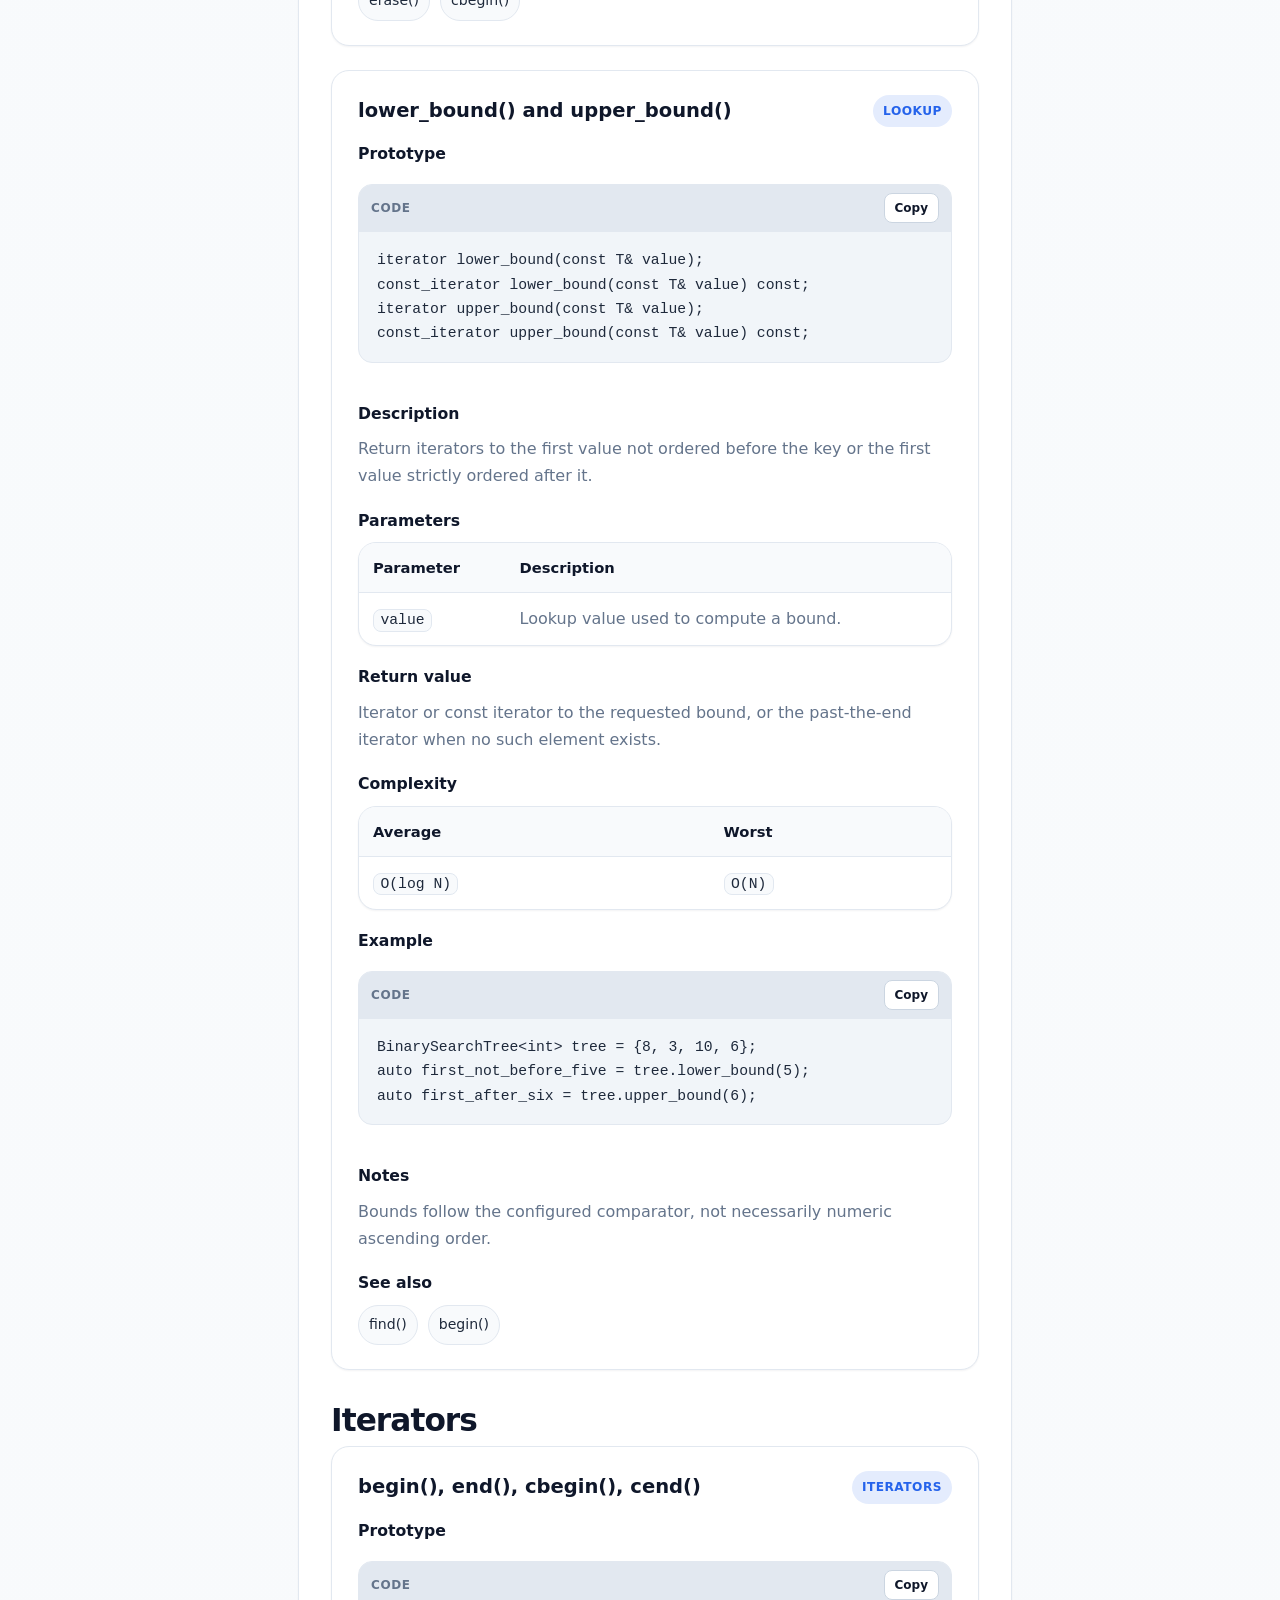
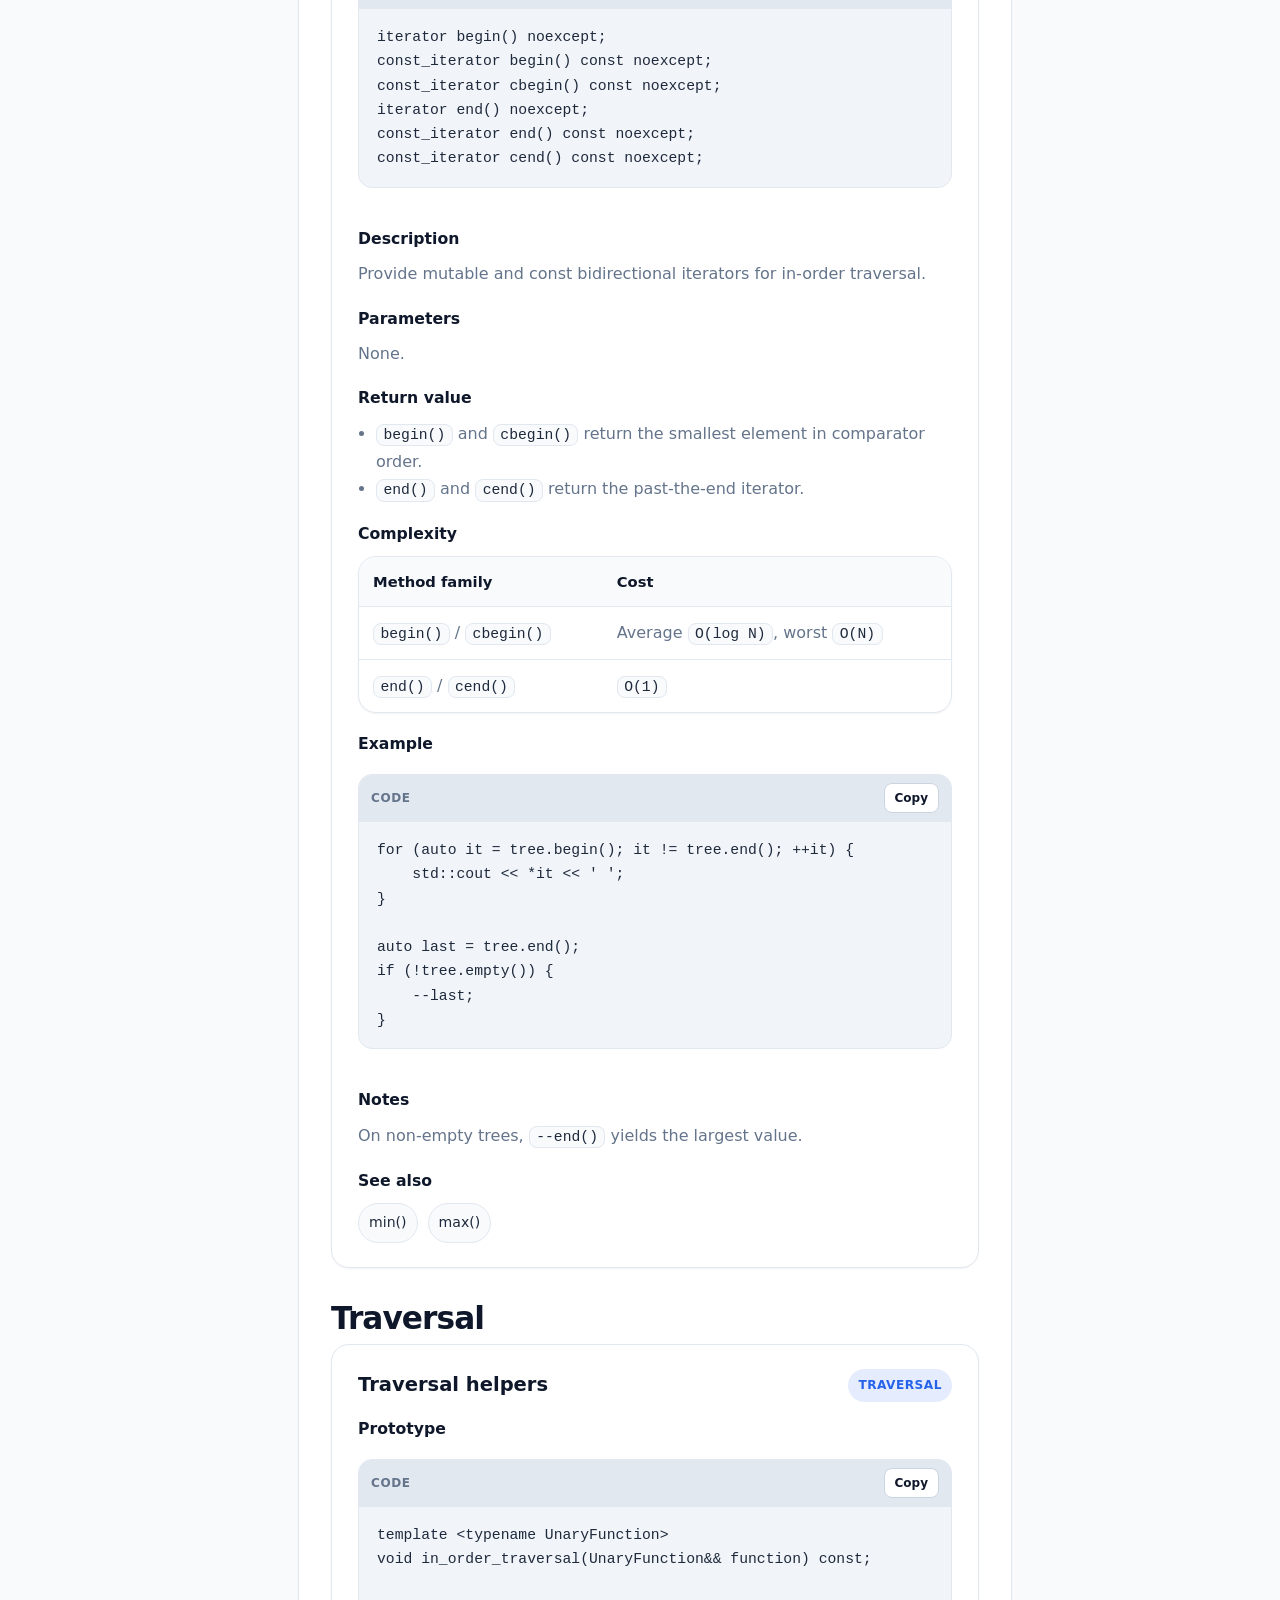
<file: docs/api-reference.html>
<!DOCTYPE html>
<html lang="en">
<head>
    <meta charset="UTF-8">
    <meta name="viewport" content="width=device-width, initial-scale=1.0">
    <title>API Reference | BinarySearchTree.h</title>
    <link rel="stylesheet" href="assets/site.css">
</head>
<body class="doc-page" data-page="api-reference">
    <a class="skip-link" href="#main-content">Skip to content</a>

    <header class="site-navbar">
        <div class="site-navbar-inner">
            <a class="brand" href="../index.html" aria-label="BinarySearchTree.h home">
                <span class="brand-title">BinarySearchTree.h</span>
                <span class="brand-subtitle">Header-only C++17 library</span>
            </a>
            <div class="navbar-spacer"></div>
            <nav class="navbar-links" aria-label="Primary navigation">
                <a class="navbar-link" data-page-link="overview" href="index.html">Overview</a>
                <a class="navbar-link" data-page-link="getting-started" href="getting-started.html">Getting Started</a>
                <a class="navbar-link" data-page-link="api-reference" href="api-reference.html">API Reference</a>
                <a class="navbar-link" data-page-link="examples" href="examples.html">Examples</a>
                <a class="navbar-link" data-page-link="performance" href="performance.html">Performance</a>
                <a class="navbar-link github-link" href="https://github.com/Brxj19/Binary-Search-Tree">GitHub</a>
            </nav>
            <button class="icon-button desktop-only" type="button" data-theme-toggle aria-label="Toggle theme" aria-pressed="false">Dark</button>
            <button class="icon-button mobile-only" type="button" data-mobile-nav-toggle aria-label="Toggle navigation menu" aria-expanded="false">Menu</button>
        </div>
    </header>

    <div class="shell">
        <div class="mobile-sidebar" data-mobile-nav>
            <div class="mobile-sidebar-inner">
                <p class="mobile-sidebar-title">Documentation</p>
                <a class="mobile-nav-link" data-page-link="overview" href="index.html">Overview</a>
                <a class="mobile-nav-link" data-page-link="getting-started" href="getting-started.html">Getting Started</a>
                <a class="mobile-nav-link" data-page-link="api-reference" href="api-reference.html">API Reference</a>
                <a class="mobile-nav-link" data-page-link="examples" href="examples.html">Examples</a>
                <a class="mobile-nav-link" data-page-link="performance" href="performance.html">Performance</a>
                <a class="mobile-nav-link" href="https://github.com/Brxj19/Binary-Search-Tree">GitHub</a>
                <button class="icon-button" type="button" data-theme-toggle aria-label="Toggle theme" aria-pressed="false">Dark</button>
            </div>
        </div>

        <main id="main-content" class="page-main">
            <div class="layout-grid">
                <aside class="sidebar" aria-label="Documentation sidebar">
                    <div class="sidebar-group">
                        <p class="sidebar-group-title">Introduction</p>
                        <a class="sidebar-link" data-page-link="overview" href="index.html">Overview</a>
                        <a class="sidebar-link" data-page-link="getting-started" href="getting-started.html">Getting Started</a>
                    </div>
                    <div class="sidebar-group">
                        <p class="sidebar-group-title">API Reference</p>
                        <div class="sidebar-sub-links">
                            <a class="sidebar-sub-link" href="#class-template">BinarySearchTree</a>
                            <a class="sidebar-sub-link" href="#constructors">Constructors</a>
                            <a class="sidebar-sub-link" href="#assignment">Assignment</a>
                            <a class="sidebar-sub-link" href="#capacity">Capacity</a>
                            <a class="sidebar-sub-link" href="#modifiers">Modifiers</a>
                            <a class="sidebar-sub-link" href="#lookup">Lookup</a>
                            <a class="sidebar-sub-link" href="#iterators">Iterators</a>
                            <a class="sidebar-sub-link" href="#traversal">Traversal</a>
                            <a class="sidebar-sub-link" href="#utilities">Utilities</a>
                        </div>
                    </div>
                    <div class="sidebar-group">
                        <p class="sidebar-group-title">Guides</p>
                        <a class="sidebar-link" data-page-link="examples" href="examples.html">Examples</a>
                        <a class="sidebar-link" data-page-link="performance" href="performance.html">Performance</a>
                        <a class="sidebar-link" href="performance.html#when-not-to-use">Limitations</a>
                    </div>
                    <div class="sidebar-group">
                        <p class="sidebar-group-title">Project</p>
                        <a class="sidebar-link" href="https://github.com/Brxj19/Binary-Search-Tree">GitHub</a>
                        <a class="sidebar-link" href="../LICENSE">License</a>
                    </div>
                </aside>

                <section class="page-panel">
                    <header class="page-header">
                        <div class="eyebrow">API Reference</div>
                        <h1 class="page-title">Public C++ container reference</h1>
                        <p class="page-summary">
                            This page organizes the public BinarySearchTree API by category and keeps each entry focused on the prototype,
                            behavior, return type, complexity, and a small example you can adapt immediately.
                        </p>
                    </header>

                    <div class="api-search">
                        <label class="visually-hidden" for="api-search-input">Search methods</label>
                        <input
                            id="api-search-input"
                            class="search-input"
                            type="search"
                            placeholder="Search methods, e.g. insert, erase, lower_bound..."
                            data-api-search
                            aria-label="Search API methods">
                    </div>

                    <p class="search-empty" data-search-empty>No matching methods found.</p>

                    <div class="section-block" id="class-template">
                        <h2 class="section-heading">Class template</h2>

                        <article class="method-card" data-method-card data-search="BinarySearchTree class template compare value type container">
                            <div class="method-card-title-row">
                                <h3>BinarySearchTree</h3>
                                <span class="badge">Class Template</span>
                            </div>
                            <div class="method-meta">
                                <div class="meta-section">
                                    <h4>Prototype</h4>
                                    <div class="code-block">
                                        <div class="code-header">
                                            <span class="code-language">C++</span>
                                            <button class="copy-button" type="button" aria-label="Copy code block">Copy</button>
                                        </div>
                                        <pre><code>template &lt;typename T, typename Compare = std::less&lt;T&gt;&gt;
class BinarySearchTree;</code></pre>
                                    </div>
                                </div>
                                <div class="meta-section">
                                    <h4>Description</h4>
                                    <p>Stores unique values in comparator order using a plain Binary Search Tree with smart-pointer-managed nodes.</p>
                                </div>
                                <div class="meta-section">
                                    <h4>Parameters</h4>
                                    <div class="table-card">
                                        <div class="table-scroll">
                                            <table class="doc-table">
                                                <thead><tr><th>Parameter</th><th>Description</th></tr></thead>
                                                <tbody>
                                                    <tr><td><code>T</code></td><td>Stored value type.</td></tr>
                                                    <tr><td><code>Compare</code></td><td>Strict weak ordering used to compare values.</td></tr>
                                                </tbody>
                                            </table>
                                        </div>
                                    </div>
                                </div>
                                <div class="meta-section">
                                    <h4>Return value</h4>
                                    <p>Not applicable.</p>
                                </div>
                                <div class="meta-section">
                                    <h4>Complexity</h4>
                                    <div class="table-card">
                                        <div class="table-scroll">
                                            <table class="doc-table">
                                                <thead><tr><th>Operation</th><th>Cost</th></tr></thead>
                                                <tbody>
                                                    <tr><td>Empty object creation</td><td><code>O(1)</code></td></tr>
                                                </tbody>
                                            </table>
                                        </div>
                                    </div>
                                </div>
                                <div class="meta-section">
                                    <h4>Example</h4>
                                    <div class="code-block">
                                        <div class="code-header">
                                            <span class="code-language">C++</span>
                                            <button class="copy-button" type="button" aria-label="Copy code block">Copy</button>
                                        </div>
                                        <pre><code>BinarySearchTree&lt;int&gt; tree;
tree.insert(8);
tree.insert(3);</code></pre>
                                    </div>
                                </div>
                                <div class="meta-section">
                                    <h4>Notes</h4>
                                    <ul class="list-tight">
                                        <li>This is not a self-balancing tree.</li>
                                        <li>Values are unique; equivalent insertions are ignored.</li>
                                    </ul>
                                </div>
                                <div class="meta-section">
                                    <h4>See also</h4>
                                    <div class="see-also-list">
                                        <a class="see-also-link" href="#constructors">Constructors</a>
                                        <a class="see-also-link" href="#modifiers">Modifiers</a>
                                    </div>
                                </div>
                            </div>
                        </article>
                    </div>

                    <div class="section-block" id="constructors">
                        <h2 class="section-heading">Constructors</h2>

                        <article class="method-card" data-method-card data-search="BinarySearchTree constructor compare empty">
                            <div class="method-card-title-row">
                                <h3>BinarySearchTree(const Compare&amp; compare = Compare())</h3>
                                <span class="badge">Constructors</span>
                            </div>
                            <div class="method-meta">
                                <div class="meta-section">
                                    <h4>Prototype</h4>
                                    <pre><code>explicit BinarySearchTree(const Compare&amp; compare = Compare());</code></pre>
                                </div>
                                <div class="meta-section">
                                    <h4>Description</h4>
                                    <p>Constructs an empty tree using the supplied comparator object.</p>
                                </div>
                                <div class="meta-section">
                                    <h4>Parameters</h4>
                                    <div class="table-card"><div class="table-scroll"><table class="doc-table"><thead><tr><th>Parameter</th><th>Description</th></tr></thead><tbody><tr><td><code>compare</code></td><td>Comparator used to order values.</td></tr></tbody></table></div></div>
                                </div>
                                <div class="meta-section"><h4>Return value</h4><p>None.</p></div>
                                <div class="meta-section"><h4>Complexity</h4><div class="table-card"><div class="table-scroll"><table class="doc-table"><thead><tr><th>Average</th><th>Worst</th></tr></thead><tbody><tr><td><code>O(1)</code></td><td><code>O(1)</code></td></tr></tbody></table></div></div></div>
                                <div class="meta-section"><h4>Example</h4><pre><code>BinarySearchTree&lt;int&gt; ascending;
BinarySearchTree&lt;int, std::greater&lt;int&gt;&gt; descending;</code></pre></div>
                                <div class="meta-section"><h4>Notes</h4><p>The default comparator is <code>std::less&lt;T&gt;</code>.</p></div>
                                <div class="meta-section"><h4>See also</h4><div class="see-also-list"><a class="see-also-link" href="#capacity">size()</a><a class="see-also-link" href="#modifiers">insert()</a></div></div>
                            </div>
                        </article>

                        <article class="method-card" data-method-card data-search="range constructor InputIt first last initializer list">
                            <div class="method-card-title-row">
                                <h3>Range and initializer-list constructors</h3>
                                <span class="badge">Constructors</span>
                            </div>
                            <div class="method-meta">
                                <div class="meta-section"><h4>Prototype</h4><pre><code>template &lt;typename InputIt&gt;
BinarySearchTree(InputIt first, InputIt last, const Compare&amp; compare = Compare());

BinarySearchTree(std::initializer_list&lt;T&gt; init, const Compare&amp; compare = Compare());</code></pre></div>
                                <div class="meta-section"><h4>Description</h4><p>Constructs a tree by inserting every value from a range or initializer list.</p></div>
                                <div class="meta-section"><h4>Parameters</h4><div class="table-card"><div class="table-scroll"><table class="doc-table"><thead><tr><th>Parameter</th><th>Description</th></tr></thead><tbody><tr><td><code>first</code>, <code>last</code></td><td>Input range to insert.</td></tr><tr><td><code>init</code></td><td>Initializer list of values.</td></tr><tr><td><code>compare</code></td><td>Comparator used to order values.</td></tr></tbody></table></div></div></div>
                                <div class="meta-section"><h4>Return value</h4><p>None.</p></div>
                                <div class="meta-section"><h4>Complexity</h4><div class="table-card"><div class="table-scroll"><table class="doc-table"><thead><tr><th>Average</th><th>Worst</th></tr></thead><tbody><tr><td><code>O(N log N)</code></td><td><code>O(N^2)</code></td></tr></tbody></table></div></div></div>
                                <div class="meta-section"><h4>Example</h4><pre><code>std::vector&lt;int&gt; values = {8, 3, 10, 1, 6};
BinarySearchTree&lt;int&gt; from_range(values.begin(), values.end());
BinarySearchTree&lt;int&gt; from_list = {8, 3, 10, 1, 6};</code></pre></div>
                                <div class="meta-section"><h4>Notes</h4><p>Equivalent values are ignored during construction.</p></div>
                                <div class="meta-section"><h4>See also</h4><div class="see-also-list"><a class="see-also-link" href="#modifiers">insert(InputIt first, InputIt last)</a><a class="see-also-link" href="#utilities">to_vector()</a></div></div>
                            </div>
                        </article>
                    </div>

                    <div class="section-block" id="assignment">
                        <h2 class="section-heading">Assignment and ownership</h2>

                        <article class="method-card" data-method-card data-search="copy constructor copy assignment move constructor move assignment swap">
                            <div class="method-card-title-row">
                                <h3>Copy, move, and swap</h3>
                                <span class="badge">Assignment</span>
                            </div>
                            <div class="method-meta">
                                <div class="meta-section"><h4>Prototype</h4><pre><code>BinarySearchTree(const BinarySearchTree&amp; other);
BinarySearchTree(BinarySearchTree&amp;&amp; other) noexcept;
BinarySearchTree&amp; operator=(const BinarySearchTree&amp; other);
BinarySearchTree&amp; operator=(BinarySearchTree&amp;&amp; other) noexcept;
void swap(BinarySearchTree&amp; other);</code></pre></div>
                                <div class="meta-section"><h4>Description</h4><p>Supports deep-copy semantics, move transfer, and constant-time swaps of tree ownership.</p></div>
                                <div class="meta-section"><h4>Parameters</h4><div class="table-card"><div class="table-scroll"><table class="doc-table"><thead><tr><th>Parameter</th><th>Description</th></tr></thead><tbody><tr><td><code>other</code></td><td>Source or target tree involved in copy, move, or swap.</td></tr></tbody></table></div></div></div>
                                <div class="meta-section"><h4>Return value</h4><p>The assignment operators return a reference to the current tree. Constructors and <code>swap</code> return nothing.</p></div>
                                <div class="meta-section"><h4>Complexity</h4><div class="table-card"><div class="table-scroll"><table class="doc-table"><thead><tr><th>Operation</th><th>Cost</th></tr></thead><tbody><tr><td>Copy constructor / copy assignment</td><td>Linear in source size</td></tr><tr><td>Move constructor / move assignment</td><td><code>O(1)</code></td></tr><tr><td>swap</td><td><code>O(1)</code></td></tr></tbody></table></div></div></div>
                                <div class="meta-section"><h4>Example</h4><pre><code>BinarySearchTree&lt;int&gt; source = {8, 3, 10};
BinarySearchTree&lt;int&gt; copy(source);
BinarySearchTree&lt;int&gt; moved(std::move(source));

BinarySearchTree&lt;int&gt; other = {1, 2};
copy.swap(other);</code></pre></div>
                                <div class="meta-section"><h4>Notes</h4><ul class="list-tight"><li>Copying duplicates the full node structure.</li><li>Moving leaves the source tree empty.</li></ul></div>
                                <div class="meta-section"><h4>See also</h4><div class="see-also-list"><a class="see-also-link" href="#capacity">empty()</a><a class="see-also-link" href="#modifiers">clear()</a></div></div>
                            </div>
                        </article>
                    </div>

                    <div class="section-block" id="capacity">
                        <h2 class="section-heading">Capacity</h2>

                        <article class="method-card" data-method-card data-search="size empty capacity">
                            <div class="method-card-title-row">
                                <h3>size() and empty()</h3>
                                <span class="badge">Capacity</span>
                            </div>
                            <div class="method-meta">
                                <div class="meta-section"><h4>Prototype</h4><pre><code>size_type size() const noexcept;
bool empty() const noexcept;</code></pre></div>
                                <div class="meta-section"><h4>Description</h4><p>Query the current element count and whether the tree contains any values.</p></div>
                                <div class="meta-section"><h4>Parameters</h4><p>None.</p></div>
                                <div class="meta-section"><h4>Return value</h4><ul class="list-tight"><li><code>size()</code> returns the current number of values.</li><li><code>empty()</code> returns <code>true</code> when the tree holds no values.</li></ul></div>
                                <div class="meta-section"><h4>Complexity</h4><div class="table-card"><div class="table-scroll"><table class="doc-table"><thead><tr><th>Method</th><th>Cost</th></tr></thead><tbody><tr><td><code>size()</code></td><td><code>O(1)</code></td></tr><tr><td><code>empty()</code></td><td><code>O(1)</code></td></tr></tbody></table></div></div></div>
                                <div class="meta-section"><h4>Example</h4><pre><code>BinarySearchTree&lt;int&gt; tree = {8, 3, 10};
auto count = tree.size();
bool no_values = tree.empty();</code></pre></div>
                                <div class="meta-section"><h4>Notes</h4><p>These methods rely on the internal size counter rather than traversing the tree.</p></div>
                                <div class="meta-section"><h4>See also</h4><div class="see-also-list"><a class="see-also-link" href="#modifiers">clear()</a><a class="see-also-link" href="#iterators">begin()</a></div></div>
                            </div>
                        </article>
                    </div>

                    <div class="section-block" id="modifiers">
                        <h2 class="section-heading">Modifiers</h2>

                        <article class="method-card" data-method-card data-search="clear remove all values">
                            <div class="method-card-title-row">
                                <h3>clear()</h3>
                                <span class="badge">Modifiers</span>
                            </div>
                            <div class="method-meta">
                                <div class="meta-section"><h4>Prototype</h4><pre><code>void clear() noexcept;</code></pre></div>
                                <div class="meta-section"><h4>Description</h4><p>Removes all nodes from the tree and resets the size to zero.</p></div>
                                <div class="meta-section"><h4>Parameters</h4><p>None.</p></div>
                                <div class="meta-section"><h4>Return value</h4><p>None.</p></div>
                                <div class="meta-section"><h4>Complexity</h4><div class="table-card"><div class="table-scroll"><table class="doc-table"><thead><tr><th>Average</th><th>Worst</th></tr></thead><tbody><tr><td><code>O(N)</code></td><td><code>O(N)</code></td></tr></tbody></table></div></div></div>
                                <div class="meta-section"><h4>Example</h4><pre><code>BinarySearchTree&lt;int&gt; tree = {8, 3, 10};
tree.clear();</code></pre></div>
                                <div class="meta-section"><h4>Notes</h4><p>After <code>clear()</code>, <code>begin() == end()</code> and <code>size() == 0</code>.</p></div>
                                <div class="meta-section"><h4>See also</h4><div class="see-also-list"><a class="see-also-link" href="#capacity">empty()</a><a class="see-also-link" href="#modifiers">erase()</a></div></div>
                            </div>
                        </article>

                        <article class="method-card" data-method-card data-search="insert emplace range insert duplicate iterator bool">
                            <div class="method-card-title-row">
                                <h3>insert() and emplace()</h3>
                                <span class="badge">Modifiers</span>
                            </div>
                            <div class="method-meta">
                                <div class="meta-section"><h4>Prototype</h4><pre><code>std::pair&lt;iterator, bool&gt; insert(const T&amp; value);
std::pair&lt;iterator, bool&gt; insert(T&amp;&amp; value);

template &lt;typename InputIt&gt;
void insert(InputIt first, InputIt last);

template &lt;typename... Args&gt;
std::pair&lt;iterator, bool&gt; emplace(Args&amp;&amp;... args);</code></pre></div>
                                <div class="meta-section"><h4>Description</h4><p>Insert individual values, a range of values, or construct values in place. Equivalent values are not duplicated.</p></div>
                                <div class="meta-section"><h4>Parameters</h4><div class="table-card"><div class="table-scroll"><table class="doc-table"><thead><tr><th>Parameter</th><th>Description</th></tr></thead><tbody><tr><td><code>value</code></td><td>Value to copy or move into the tree.</td></tr><tr><td><code>first</code>, <code>last</code></td><td>Input range to insert.</td></tr><tr><td><code>args</code></td><td>Arguments forwarded to the constructor of <code>T</code>.</td></tr></tbody></table></div></div></div>
                                <div class="meta-section"><h4>Return value</h4><ul class="list-tight"><li>Single-value <code>insert</code> and <code>emplace</code> return <code>{iterator, bool}</code>.</li><li>The range overload returns nothing.</li></ul></div>
                                <div class="meta-section"><h4>Complexity</h4><div class="table-card"><div class="table-scroll"><table class="doc-table"><thead><tr><th>Operation</th><th>Average</th><th>Worst</th></tr></thead><tbody><tr><td>Single-value insert / emplace</td><td><code>O(log N)</code></td><td><code>O(N)</code></td></tr><tr><td>Range insert</td><td>Depends on input count and tree shape</td><td>Can degrade to quadratic total work</td></tr></tbody></table></div></div></div>
                                <div class="meta-section"><h4>Example</h4><pre><code>BinarySearchTree&lt;int&gt; tree;
auto [it, inserted] = tree.insert(8);

std::vector&lt;int&gt; values = {3, 10, 1, 6};
tree.insert(values.begin(), values.end());

tree.emplace(14);</code></pre></div>
                                <div class="meta-section"><h4>Notes</h4><p>The <code>bool</code> result is <code>false</code> when an equivalent value already exists.</p></div>
                                <div class="meta-section"><h4>See also</h4><div class="see-also-list"><a class="see-also-link" href="#lookup">contains()</a><a class="see-also-link" href="#iterators">begin()</a></div></div>
                            </div>
                        </article>

                        <article class="method-card" data-method-card data-search="erase value iterator remove key position successor">
                            <div class="method-card-title-row">
                                <h3>erase()</h3>
                                <span class="badge">Modifiers</span>
                            </div>
                            <div class="method-meta">
                                <div class="meta-section"><h4>Prototype</h4><pre><code>size_type erase(const T&amp; value);
iterator erase(const_iterator position);</code></pre></div>
                                <div class="meta-section"><h4>Description</h4><p>Removes a matching value by key or erases the value referred to by an iterator.</p></div>
                                <div class="meta-section"><h4>Parameters</h4><div class="table-card"><div class="table-scroll"><table class="doc-table"><thead><tr><th>Parameter</th><th>Description</th></tr></thead><tbody><tr><td><code>value</code></td><td>Equivalent value to erase.</td></tr><tr><td><code>position</code></td><td>Iterator referring to the value to remove.</td></tr></tbody></table></div></div></div>
                                <div class="meta-section"><h4>Return value</h4><ul class="list-tight"><li>Key-based erase returns <code>1</code> on success, <code>0</code> when nothing matched.</li><li>Iterator-based erase returns the next valid iterator or <code>end()</code>.</li></ul></div>
                                <div class="meta-section"><h4>Complexity</h4><div class="table-card"><div class="table-scroll"><table class="doc-table"><thead><tr><th>Average</th><th>Worst</th></tr></thead><tbody><tr><td><code>O(log N)</code></td><td><code>O(N)</code></td></tr></tbody></table></div></div></div>
                                <div class="meta-section"><h4>Example</h4><pre><code>BinarySearchTree&lt;int&gt; tree = {8, 3, 10, 1, 6};
tree.erase(3);

auto it = tree.find(8);
auto next = tree.erase(it);</code></pre></div>
                                <div class="meta-section"><h4>Notes</h4><ul class="list-tight"><li>Two-child erase is handled safely by moving nodes rather than erasing via a moved-from key.</li><li>The iterator return value never points to the deleted node.</li></ul></div>
                                <div class="meta-section"><h4>See also</h4><div class="see-also-list"><a class="see-also-link" href="#lookup">find()</a><a class="see-also-link" href="#modifiers">clear()</a></div></div>
                            </div>
                        </article>
                    </div>

                    <div class="section-block" id="lookup">
                        <h2 class="section-heading">Lookup and bounds</h2>

                        <article class="method-card" data-method-card data-search="find contains lookup const iterator">
                            <div class="method-card-title-row">
                                <h3>find() and contains()</h3>
                                <span class="badge">Lookup</span>
                            </div>
                            <div class="method-meta">
                                <div class="meta-section"><h4>Prototype</h4><pre><code>iterator find(const T&amp; value);
const_iterator find(const T&amp; value) const;
bool contains(const T&amp; value) const;</code></pre></div>
                                <div class="meta-section"><h4>Description</h4><p>Search for a value and return an iterator, const iterator, or a boolean existence check.</p></div>
                                <div class="meta-section"><h4>Parameters</h4><div class="table-card"><div class="table-scroll"><table class="doc-table"><thead><tr><th>Parameter</th><th>Description</th></tr></thead><tbody><tr><td><code>value</code></td><td>Lookup value.</td></tr></tbody></table></div></div></div>
                                <div class="meta-section"><h4>Return value</h4><ul class="list-tight"><li><code>find()</code> returns an iterator to the matching value or <code>end()</code>/<code>cend()</code>.</li><li><code>contains()</code> returns <code>true</code> when a match exists.</li></ul></div>
                                <div class="meta-section"><h4>Complexity</h4><div class="table-card"><div class="table-scroll"><table class="doc-table"><thead><tr><th>Average</th><th>Worst</th></tr></thead><tbody><tr><td><code>O(log N)</code></td><td><code>O(N)</code></td></tr></tbody></table></div></div></div>
                                <div class="meta-section"><h4>Example</h4><pre><code>BinarySearchTree&lt;int&gt; tree = {8, 3, 10};
auto it = tree.find(3);
bool has_ten = tree.contains(10);</code></pre></div>
                                <div class="meta-section"><h4>Notes</h4><p>The const overload of <code>find()</code> is useful when iterating over a const tree.</p></div>
                                <div class="meta-section"><h4>See also</h4><div class="see-also-list"><a class="see-also-link" href="#modifiers">erase()</a><a class="see-also-link" href="#iterators">cbegin()</a></div></div>
                            </div>
                        </article>

                        <article class="method-card" data-method-card data-search="lower_bound upper_bound bounds comparator next greater">
                            <div class="method-card-title-row">
                                <h3>lower_bound() and upper_bound()</h3>
                                <span class="badge">Lookup</span>
                            </div>
                            <div class="method-meta">
                                <div class="meta-section"><h4>Prototype</h4><pre><code>iterator lower_bound(const T&amp; value);
const_iterator lower_bound(const T&amp; value) const;
iterator upper_bound(const T&amp; value);
const_iterator upper_bound(const T&amp; value) const;</code></pre></div>
                                <div class="meta-section"><h4>Description</h4><p>Return iterators to the first value not ordered before the key or the first value strictly ordered after it.</p></div>
                                <div class="meta-section"><h4>Parameters</h4><div class="table-card"><div class="table-scroll"><table class="doc-table"><thead><tr><th>Parameter</th><th>Description</th></tr></thead><tbody><tr><td><code>value</code></td><td>Lookup value used to compute a bound.</td></tr></tbody></table></div></div></div>
                                <div class="meta-section"><h4>Return value</h4><p>Iterator or const iterator to the requested bound, or the past-the-end iterator when no such element exists.</p></div>
                                <div class="meta-section"><h4>Complexity</h4><div class="table-card"><div class="table-scroll"><table class="doc-table"><thead><tr><th>Average</th><th>Worst</th></tr></thead><tbody><tr><td><code>O(log N)</code></td><td><code>O(N)</code></td></tr></tbody></table></div></div></div>
                                <div class="meta-section"><h4>Example</h4><pre><code>BinarySearchTree&lt;int&gt; tree = {8, 3, 10, 6};
auto first_not_before_five = tree.lower_bound(5);
auto first_after_six = tree.upper_bound(6);</code></pre></div>
                                <div class="meta-section"><h4>Notes</h4><p>Bounds follow the configured comparator, not necessarily numeric ascending order.</p></div>
                                <div class="meta-section"><h4>See also</h4><div class="see-also-list"><a class="see-also-link" href="#lookup">find()</a><a class="see-also-link" href="#iterators">begin()</a></div></div>
                            </div>
                        </article>
                    </div>

                    <div class="section-block" id="iterators">
                        <h2 class="section-heading">Iterators</h2>

                        <article class="method-card" data-method-card data-search="begin end cbegin cend iterators bidirectional">
                            <div class="method-card-title-row">
                                <h3>begin(), end(), cbegin(), cend()</h3>
                                <span class="badge">Iterators</span>
                            </div>
                            <div class="method-meta">
                                <div class="meta-section"><h4>Prototype</h4><pre><code>iterator begin() noexcept;
const_iterator begin() const noexcept;
const_iterator cbegin() const noexcept;
iterator end() noexcept;
const_iterator end() const noexcept;
const_iterator cend() const noexcept;</code></pre></div>
                                <div class="meta-section"><h4>Description</h4><p>Provide mutable and const bidirectional iterators for in-order traversal.</p></div>
                                <div class="meta-section"><h4>Parameters</h4><p>None.</p></div>
                                <div class="meta-section"><h4>Return value</h4><ul class="list-tight"><li><code>begin()</code> and <code>cbegin()</code> return the smallest element in comparator order.</li><li><code>end()</code> and <code>cend()</code> return the past-the-end iterator.</li></ul></div>
                                <div class="meta-section"><h4>Complexity</h4><div class="table-card"><div class="table-scroll"><table class="doc-table"><thead><tr><th>Method family</th><th>Cost</th></tr></thead><tbody><tr><td><code>begin()</code> / <code>cbegin()</code></td><td>Average <code>O(log N)</code>, worst <code>O(N)</code></td></tr><tr><td><code>end()</code> / <code>cend()</code></td><td><code>O(1)</code></td></tr></tbody></table></div></div></div>
                                <div class="meta-section"><h4>Example</h4><pre><code>for (auto it = tree.begin(); it != tree.end(); ++it) {
    std::cout &lt;&lt; *it &lt;&lt; ' ';
}

auto last = tree.end();
if (!tree.empty()) {
    --last;
}</code></pre></div>
                                <div class="meta-section"><h4>Notes</h4><p>On non-empty trees, <code>--end()</code> yields the largest value.</p></div>
                                <div class="meta-section"><h4>See also</h4><div class="see-also-list"><a class="see-also-link" href="#utilities">min()</a><a class="see-also-link" href="#utilities">max()</a></div></div>
                            </div>
                        </article>
                    </div>

                    <div class="section-block" id="traversal">
                        <h2 class="section-heading">Traversal</h2>

                        <article class="method-card" data-method-card data-search="in_order_traversal pre_order_traversal post_order_traversal lambda callable">
                            <div class="method-card-title-row">
                                <h3>Traversal helpers</h3>
                                <span class="badge">Traversal</span>
                            </div>
                            <div class="method-meta">
                                <div class="meta-section"><h4>Prototype</h4><pre><code>template &lt;typename UnaryFunction&gt;
void in_order_traversal(UnaryFunction&amp;&amp; function) const;

template &lt;typename UnaryFunction&gt;
void pre_order_traversal(UnaryFunction&amp;&amp; function) const;

template &lt;typename UnaryFunction&gt;
void post_order_traversal(UnaryFunction&amp;&amp; function) const;</code></pre></div>
                                <div class="meta-section"><h4>Description</h4><p>Visit all values with a callable using in-order, pre-order, or post-order traversal.</p></div>
                                <div class="meta-section"><h4>Parameters</h4><div class="table-card"><div class="table-scroll"><table class="doc-table"><thead><tr><th>Parameter</th><th>Description</th></tr></thead><tbody><tr><td><code>function</code></td><td>Callable invoked with each visited value as <code>const T&amp;</code>.</td></tr></tbody></table></div></div></div>
                                <div class="meta-section"><h4>Return value</h4><p>None.</p></div>
                                <div class="meta-section"><h4>Complexity</h4><div class="table-card"><div class="table-scroll"><table class="doc-table"><thead><tr><th>Average</th><th>Worst</th></tr></thead><tbody><tr><td><code>O(N)</code></td><td><code>O(N)</code></td></tr></tbody></table></div></div></div>
                                <div class="meta-section"><h4>Example</h4><pre><code>tree.in_order_traversal([](const int value) {
    std::cout &lt;&lt; value &lt;&lt; ' ';
});

tree.pre_order_traversal([](const int value) {
    std::cout &lt;&lt; value &lt;&lt; ' ';
});</code></pre></div>
                                <div class="meta-section"><h4>Notes</h4><p>In-order traversal visits values in comparator order.</p></div>
                                <div class="meta-section"><h4>See also</h4><div class="see-also-list"><a class="see-also-link" href="#utilities">to_vector()</a><a class="see-also-link" href="#iterators">begin()</a></div></div>
                            </div>
                        </article>
                    </div>

                    <div class="section-block" id="utilities">
                        <h2 class="section-heading">Utilities</h2>

                        <article class="method-card" data-method-card data-search="min max height to_vector utilities out_of_range">
                            <div class="method-card-title-row">
                                <h3>min(), max(), height(), to_vector()</h3>
                                <span class="badge">Utilities</span>
                            </div>
                            <div class="method-meta">
                                <div class="meta-section"><h4>Prototype</h4><pre><code>T&amp; min();
const T&amp; min() const;
T&amp; max();
const T&amp; max() const;
size_type height() const noexcept;
std::vector&lt;T&gt; to_vector() const;</code></pre></div>
                                <div class="meta-section"><h4>Description</h4><p>Retrieve smallest or largest values, inspect tree height, or export the tree contents to a vector.</p></div>
                                <div class="meta-section"><h4>Parameters</h4><p>None.</p></div>
                                <div class="meta-section"><h4>Return value</h4><ul class="list-tight"><li><code>min()</code> and <code>max()</code> return references to stored values.</li><li><code>height()</code> returns the number of nodes on the longest root-to-leaf path.</li><li><code>to_vector()</code> returns a vector in comparator order.</li></ul></div>
                                <div class="meta-section"><h4>Complexity</h4><div class="table-card"><div class="table-scroll"><table class="doc-table"><thead><tr><th>Method</th><th>Cost</th></tr></thead><tbody><tr><td><code>min()</code> / <code>max()</code></td><td>Average <code>O(log N)</code>, worst <code>O(N)</code></td></tr><tr><td><code>height()</code></td><td><code>O(N)</code></td></tr><tr><td><code>to_vector()</code></td><td><code>O(N)</code></td></tr></tbody></table></div></div></div>
                                <div class="meta-section"><h4>Example</h4><pre><code>auto smallest = tree.min();
auto largest = tree.max();
auto tree_height = tree.height();
auto values = tree.to_vector();</code></pre></div>
                                <div class="meta-section"><h4>Notes</h4><ul class="list-tight"><li><code>min()</code> and <code>max()</code> throw <code>std::out_of_range</code> on an empty tree.</li><li>A tall height often indicates unbalanced insertion order.</li></ul></div>
                                <div class="meta-section"><h4>See also</h4><div class="see-also-list"><a class="see-also-link" href="#iterators">begin()</a><a class="see-also-link" href="#traversal">in_order_traversal()</a></div></div>
                            </div>
                        </article>

                        <article class="method-card" data-method-card data-search="is_valid_bst validation diagnostics tests">
                            <div class="method-card-title-row">
                                <h3>is_valid_bst()</h3>
                                <span class="badge">Utilities</span>
                            </div>
                            <div class="method-meta">
                                <div class="meta-section"><h4>Prototype</h4><pre><code>bool is_valid_bst() const;</code></pre></div>
                                <div class="meta-section"><h4>Description</h4><p>Verifies that the current node ordering still satisfies the Binary Search Tree property under the configured comparator.</p></div>
                                <div class="meta-section"><h4>Parameters</h4><p>None.</p></div>
                                <div class="meta-section"><h4>Return value</h4><p><code>true</code> when the tree is valid, otherwise <code>false</code>.</p></div>
                                <div class="meta-section"><h4>Complexity</h4><div class="table-card"><div class="table-scroll"><table class="doc-table"><thead><tr><th>Average</th><th>Worst</th></tr></thead><tbody><tr><td><code>O(N)</code></td><td><code>O(N)</code></td></tr></tbody></table></div></div></div>
                                <div class="meta-section"><h4>Example</h4><pre><code>BinarySearchTree&lt;int&gt; tree = {8, 3, 10};
bool valid = tree.is_valid_bst();</code></pre></div>
                                <div class="meta-section"><h4>Notes</h4><p>This is primarily a diagnostic helper for tests, debugging, and teaching.</p></div>
                                <div class="meta-section"><h4>See also</h4><div class="see-also-list"><a class="see-also-link" href="#utilities">height()</a><a class="see-also-link" href="#modifiers">erase()</a></div></div>
                            </div>
                        </article>
                    </div>

                    <nav class="prev-next" aria-label="Page navigation">
                        <a class="prev-next-card" href="getting-started.html">
                            <span class="prev-next-label">Previous</span>
                            <span class="prev-next-title">Getting Started</span>
                        </a>
                        <a class="prev-next-card" href="examples.html">
                            <span class="prev-next-label">Next</span>
                            <span class="prev-next-title">Examples</span>
                        </a>
                    </nav>
                </section>

                <aside class="page-toc" aria-label="On this page">
                    <p class="page-toc-title">On this page</p>
                    <ol class="toc-list">
                        <li><a class="toc-link" href="#class-template">Class template</a></li>
                        <li><a class="toc-link" href="#constructors">Constructors</a></li>
                        <li><a class="toc-link" href="#assignment">Assignment</a></li>
                        <li><a class="toc-link" href="#capacity">Capacity</a></li>
                        <li><a class="toc-link" href="#modifiers">Modifiers</a></li>
                        <li><a class="toc-link" href="#lookup">Lookup</a></li>
                        <li><a class="toc-link" href="#iterators">Iterators</a></li>
                        <li><a class="toc-link" href="#traversal">Traversal</a></li>
                        <li><a class="toc-link" href="#utilities">Utilities</a></li>
                    </ol>
                </aside>
            </div>
        </main>

        <footer class="site-footer">
            <div class="site-footer-card">
                <div>
                    <p class="footer-title">BinarySearchTree.h</p>
                    <p class="footer-text">Header-only C++17 Binary Search Tree library.</p>
                    <p class="footer-note">Built for learning and lightweight C++ projects.</p>
                </div>
                <div>
                    <p class="footer-title">Documentation</p>
                    <ul class="footer-list">
                        <li><a class="footer-link" href="index.html">Overview</a></li>
                        <li><a class="footer-link" href="getting-started.html">Getting Started</a></li>
                        <li><a class="footer-link" href="api-reference.html">API Reference</a></li>
                    </ul>
                </div>
                <div>
                    <p class="footer-title">Project</p>
                    <ul class="footer-list">
                        <li><a class="footer-link" href="https://github.com/Brxj19/Binary-Search-Tree">GitHub</a></li>
                        <li><a class="footer-link" href="../LICENSE">License</a></li>
                        <li><a class="footer-link" href="performance.html">Performance</a></li>
                    </ul>
                </div>
            </div>
        </footer>
    </div>

    <script src="assets/site.js"></script>
</body>
</html>
</file>
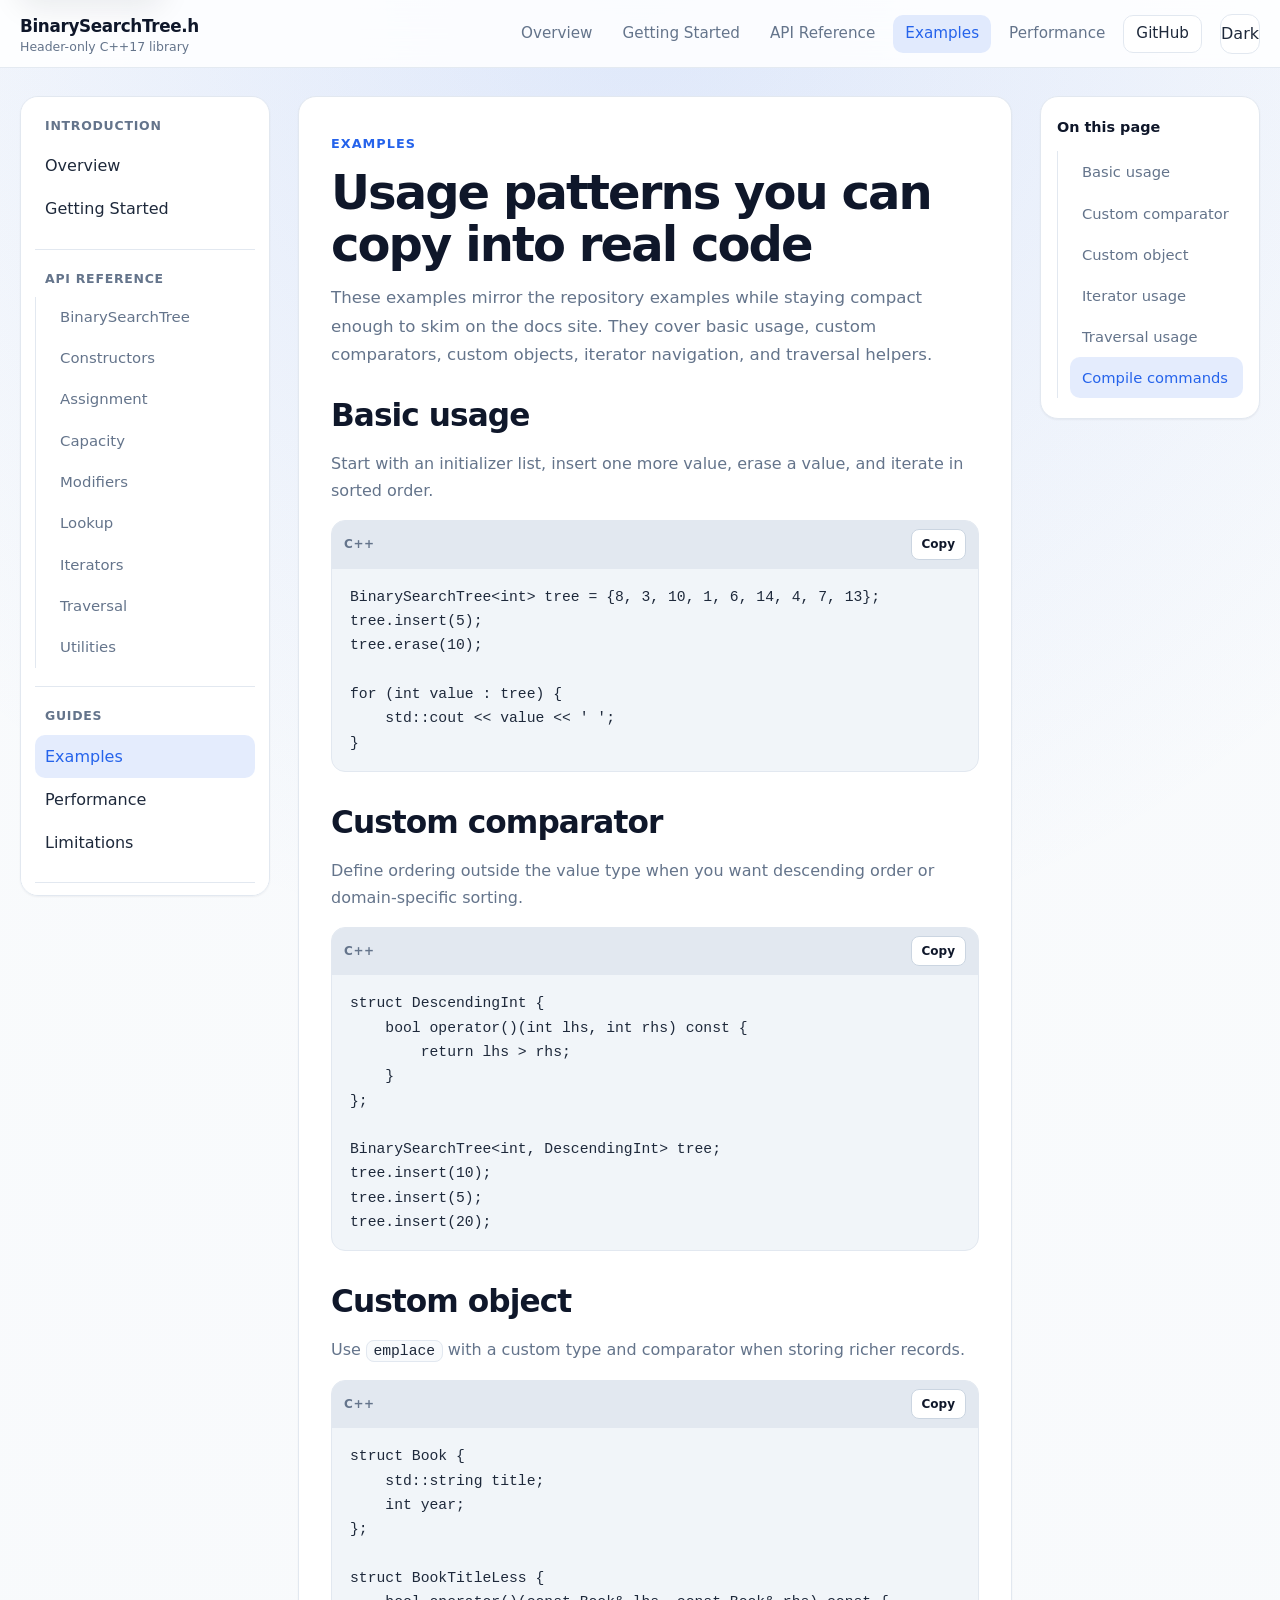
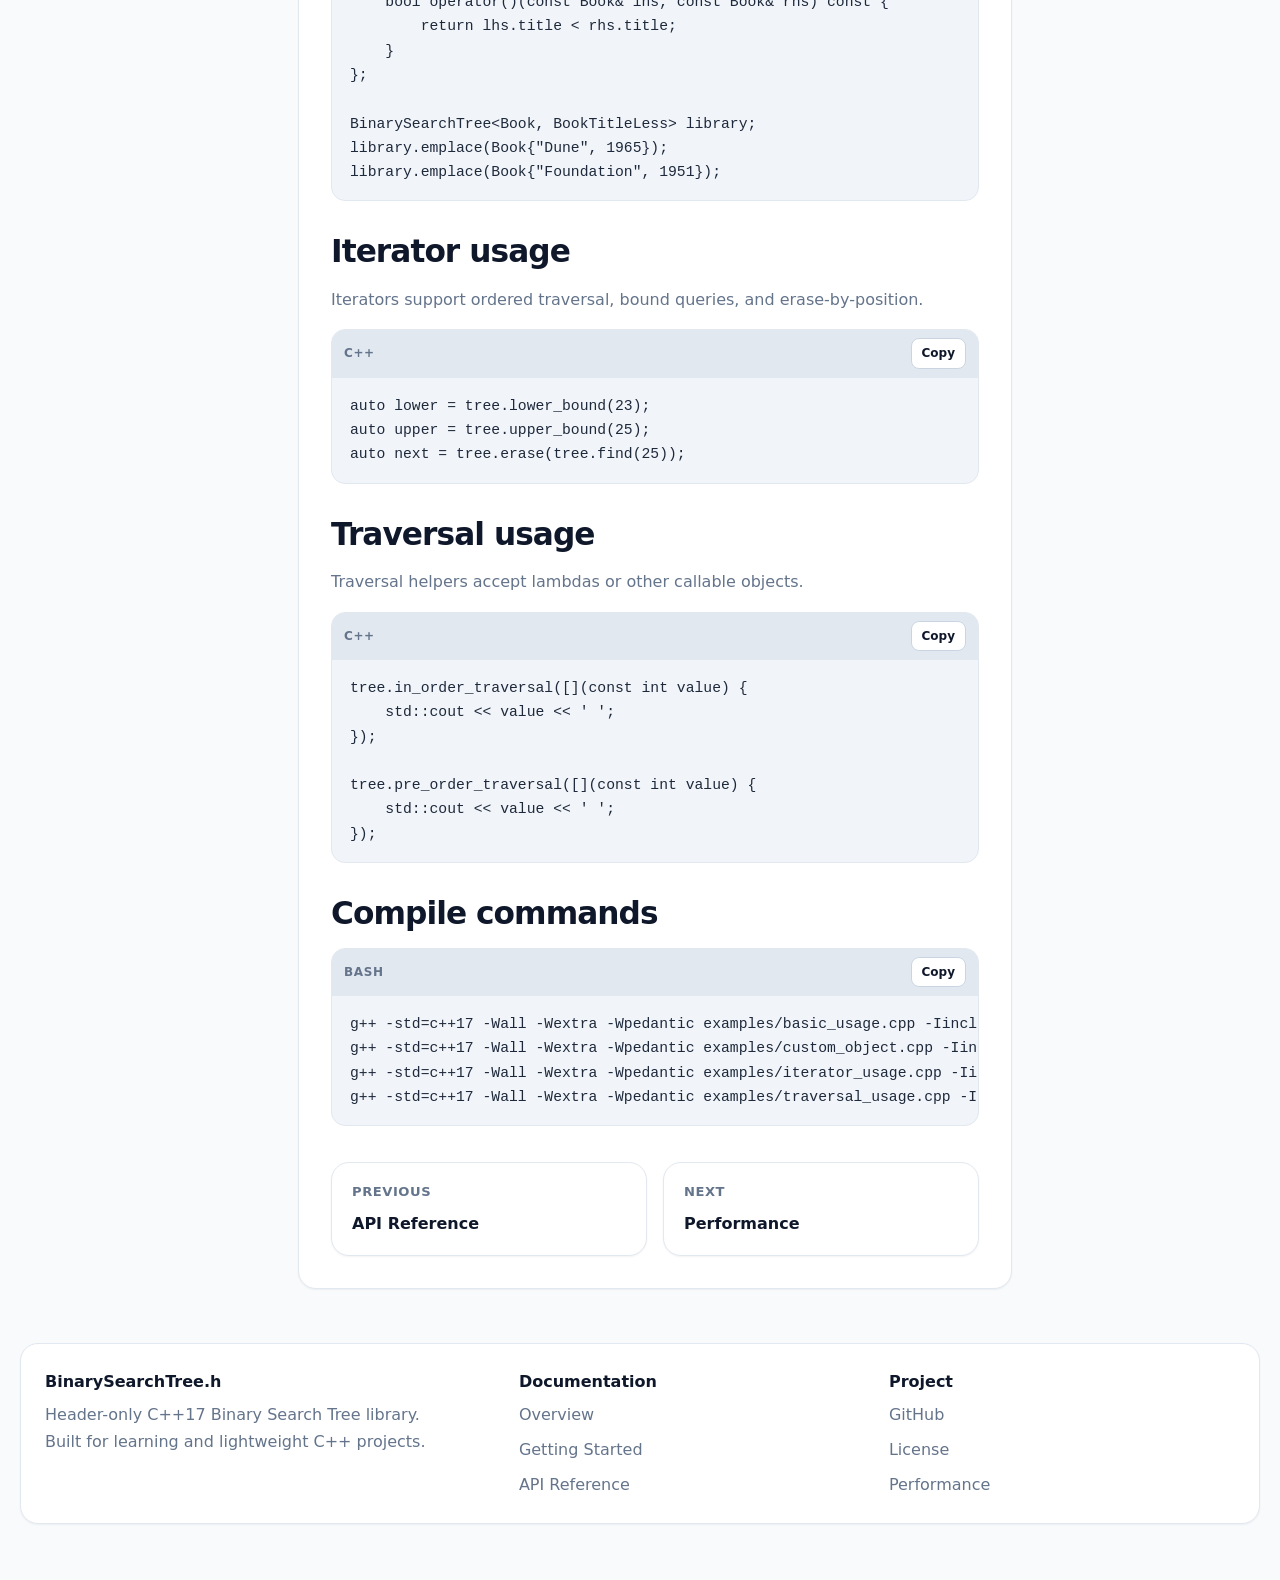
<file: docs/examples.html>
<!DOCTYPE html>
<html lang="en">
<head>
    <meta charset="UTF-8">
    <meta name="viewport" content="width=device-width, initial-scale=1.0">
    <title>Examples | BinarySearchTree.h</title>
    <link rel="stylesheet" href="assets/site.css">
</head>
<body class="doc-page" data-page="examples">
    <a class="skip-link" href="#main-content">Skip to content</a>

    <header class="site-navbar">
        <div class="site-navbar-inner">
            <a class="brand" href="../index.html" aria-label="BinarySearchTree.h home">
                <span class="brand-title">BinarySearchTree.h</span>
                <span class="brand-subtitle">Header-only C++17 library</span>
            </a>
            <div class="navbar-spacer"></div>
            <nav class="navbar-links" aria-label="Primary navigation">
                <a class="navbar-link" data-page-link="overview" href="index.html">Overview</a>
                <a class="navbar-link" data-page-link="getting-started" href="getting-started.html">Getting Started</a>
                <a class="navbar-link" data-page-link="api-reference" href="api-reference.html">API Reference</a>
                <a class="navbar-link" data-page-link="examples" href="examples.html">Examples</a>
                <a class="navbar-link" data-page-link="performance" href="performance.html">Performance</a>
                <a class="navbar-link github-link" href="https://github.com/Brxj19/Binary-Search-Tree">GitHub</a>
            </nav>
            <button class="icon-button desktop-only" type="button" data-theme-toggle aria-label="Toggle theme" aria-pressed="false">Dark</button>
            <button class="icon-button mobile-only" type="button" data-mobile-nav-toggle aria-label="Toggle navigation menu" aria-expanded="false">Menu</button>
        </div>
    </header>

    <div class="shell">
        <div class="mobile-sidebar" data-mobile-nav>
            <div class="mobile-sidebar-inner">
                <p class="mobile-sidebar-title">Documentation</p>
                <a class="mobile-nav-link" data-page-link="overview" href="index.html">Overview</a>
                <a class="mobile-nav-link" data-page-link="getting-started" href="getting-started.html">Getting Started</a>
                <a class="mobile-nav-link" data-page-link="api-reference" href="api-reference.html">API Reference</a>
                <a class="mobile-nav-link" data-page-link="examples" href="examples.html">Examples</a>
                <a class="mobile-nav-link" data-page-link="performance" href="performance.html">Performance</a>
                <a class="mobile-nav-link" href="https://github.com/Brxj19/Binary-Search-Tree">GitHub</a>
                <button class="icon-button" type="button" data-theme-toggle aria-label="Toggle theme" aria-pressed="false">Dark</button>
            </div>
        </div>

        <main id="main-content" class="page-main">
            <div class="layout-grid">
                <aside class="sidebar" aria-label="Documentation sidebar">
                    <div class="sidebar-group">
                        <p class="sidebar-group-title">Introduction</p>
                        <a class="sidebar-link" data-page-link="overview" href="index.html">Overview</a>
                        <a class="sidebar-link" data-page-link="getting-started" href="getting-started.html">Getting Started</a>
                    </div>
                    <div class="sidebar-group">
                        <p class="sidebar-group-title">API Reference</p>
                        <div class="sidebar-sub-links">
                            <a class="sidebar-sub-link" href="api-reference.html#class-template">BinarySearchTree</a>
                            <a class="sidebar-sub-link" href="api-reference.html#constructors">Constructors</a>
                            <a class="sidebar-sub-link" href="api-reference.html#assignment">Assignment</a>
                            <a class="sidebar-sub-link" href="api-reference.html#capacity">Capacity</a>
                            <a class="sidebar-sub-link" href="api-reference.html#modifiers">Modifiers</a>
                            <a class="sidebar-sub-link" href="api-reference.html#lookup">Lookup</a>
                            <a class="sidebar-sub-link" href="api-reference.html#iterators">Iterators</a>
                            <a class="sidebar-sub-link" href="api-reference.html#traversal">Traversal</a>
                            <a class="sidebar-sub-link" href="api-reference.html#utilities">Utilities</a>
                        </div>
                    </div>
                    <div class="sidebar-group">
                        <p class="sidebar-group-title">Guides</p>
                        <a class="sidebar-link" data-page-link="examples" href="examples.html">Examples</a>
                        <a class="sidebar-link" data-page-link="performance" href="performance.html">Performance</a>
                        <a class="sidebar-link" href="performance.html#when-not-to-use">Limitations</a>
                    </div>
                    <div class="sidebar-group">
                        <p class="sidebar-group-title">Project</p>
                        <a class="sidebar-link" href="https://github.com/Brxj19/Binary-Search-Tree">GitHub</a>
                        <a class="sidebar-link" href="../LICENSE">License</a>
                    </div>
                </aside>

                <section class="page-panel">
                    <header class="page-header">
                        <div class="eyebrow">Examples</div>
                        <h1 class="page-title">Usage patterns you can copy into real code</h1>
                        <p class="page-summary">
                            These examples mirror the repository examples while staying compact enough to skim on the docs site.
                            They cover basic usage, custom comparators, custom objects, iterator navigation, and traversal helpers.
                        </p>
                    </header>

                    <div class="section-block" id="basic-usage">
                        <h2 class="section-heading">Basic usage</h2>
                        <p>Start with an initializer list, insert one more value, erase a value, and iterate in sorted order.</p>
                        <div class="code-block">
                            <div class="code-header">
                                <span class="code-language">C++</span>
                                <button class="copy-button" type="button" aria-label="Copy code block">Copy</button>
                            </div>
                            <pre><code>BinarySearchTree&lt;int&gt; tree = {8, 3, 10, 1, 6, 14, 4, 7, 13};
tree.insert(5);
tree.erase(10);

for (int value : tree) {
    std::cout &lt;&lt; value &lt;&lt; ' ';
}</code></pre>
                        </div>
                    </div>

                    <div class="section-block" id="custom-comparator">
                        <h2 class="section-heading">Custom comparator</h2>
                        <p>Define ordering outside the value type when you want descending order or domain-specific sorting.</p>
                        <div class="code-block">
                            <div class="code-header">
                                <span class="code-language">C++</span>
                                <button class="copy-button" type="button" aria-label="Copy code block">Copy</button>
                            </div>
                            <pre><code>struct DescendingInt {
    bool operator()(int lhs, int rhs) const {
        return lhs &gt; rhs;
    }
};

BinarySearchTree&lt;int, DescendingInt&gt; tree;
tree.insert(10);
tree.insert(5);
tree.insert(20);</code></pre>
                        </div>
                    </div>

                    <div class="section-block" id="custom-object">
                        <h2 class="section-heading">Custom object</h2>
                        <p>Use <code>emplace</code> with a custom type and comparator when storing richer records.</p>
                        <div class="code-block">
                            <div class="code-header">
                                <span class="code-language">C++</span>
                                <button class="copy-button" type="button" aria-label="Copy code block">Copy</button>
                            </div>
                            <pre><code>struct Book {
    std::string title;
    int year;
};

struct BookTitleLess {
    bool operator()(const Book&amp; lhs, const Book&amp; rhs) const {
        return lhs.title &lt; rhs.title;
    }
};

BinarySearchTree&lt;Book, BookTitleLess&gt; library;
library.emplace(Book{"Dune", 1965});
library.emplace(Book{"Foundation", 1951});</code></pre>
                        </div>
                    </div>

                    <div class="section-block" id="iterator-usage">
                        <h2 class="section-heading">Iterator usage</h2>
                        <p>Iterators support ordered traversal, bound queries, and erase-by-position.</p>
                        <div class="code-block">
                            <div class="code-header">
                                <span class="code-language">C++</span>
                                <button class="copy-button" type="button" aria-label="Copy code block">Copy</button>
                            </div>
                            <pre><code>auto lower = tree.lower_bound(23);
auto upper = tree.upper_bound(25);
auto next = tree.erase(tree.find(25));</code></pre>
                        </div>
                    </div>

                    <div class="section-block" id="traversal-usage">
                        <h2 class="section-heading">Traversal usage</h2>
                        <p>Traversal helpers accept lambdas or other callable objects.</p>
                        <div class="code-block">
                            <div class="code-header">
                                <span class="code-language">C++</span>
                                <button class="copy-button" type="button" aria-label="Copy code block">Copy</button>
                            </div>
                            <pre><code>tree.in_order_traversal([](const int value) {
    std::cout &lt;&lt; value &lt;&lt; ' ';
});

tree.pre_order_traversal([](const int value) {
    std::cout &lt;&lt; value &lt;&lt; ' ';
});</code></pre>
                        </div>
                    </div>

                    <div class="section-block" id="compile-commands">
                        <h2 class="section-heading">Compile commands</h2>
                        <div class="code-block">
                            <div class="code-header">
                                <span class="code-language">Bash</span>
                                <button class="copy-button" type="button" aria-label="Copy code block">Copy</button>
                            </div>
                            <pre><code>g++ -std=c++17 -Wall -Wextra -Wpedantic examples/basic_usage.cpp -Iinclude -o basic_usage
g++ -std=c++17 -Wall -Wextra -Wpedantic examples/custom_object.cpp -Iinclude -o custom_object
g++ -std=c++17 -Wall -Wextra -Wpedantic examples/iterator_usage.cpp -Iinclude -o iterator_usage
g++ -std=c++17 -Wall -Wextra -Wpedantic examples/traversal_usage.cpp -Iinclude -o traversal_usage</code></pre>
                        </div>
                    </div>

                    <nav class="prev-next" aria-label="Page navigation">
                        <a class="prev-next-card" href="api-reference.html">
                            <span class="prev-next-label">Previous</span>
                            <span class="prev-next-title">API Reference</span>
                        </a>
                        <a class="prev-next-card" href="performance.html">
                            <span class="prev-next-label">Next</span>
                            <span class="prev-next-title">Performance</span>
                        </a>
                    </nav>
                </section>

                <aside class="page-toc" aria-label="On this page">
                    <p class="page-toc-title">On this page</p>
                    <ol class="toc-list">
                        <li><a class="toc-link" href="#basic-usage">Basic usage</a></li>
                        <li><a class="toc-link" href="#custom-comparator">Custom comparator</a></li>
                        <li><a class="toc-link" href="#custom-object">Custom object</a></li>
                        <li><a class="toc-link" href="#iterator-usage">Iterator usage</a></li>
                        <li><a class="toc-link" href="#traversal-usage">Traversal usage</a></li>
                        <li><a class="toc-link" href="#compile-commands">Compile commands</a></li>
                    </ol>
                </aside>
            </div>
        </main>

        <footer class="site-footer">
            <div class="site-footer-card">
                <div>
                    <p class="footer-title">BinarySearchTree.h</p>
                    <p class="footer-text">Header-only C++17 Binary Search Tree library.</p>
                    <p class="footer-note">Built for learning and lightweight C++ projects.</p>
                </div>
                <div>
                    <p class="footer-title">Documentation</p>
                    <ul class="footer-list">
                        <li><a class="footer-link" href="index.html">Overview</a></li>
                        <li><a class="footer-link" href="getting-started.html">Getting Started</a></li>
                        <li><a class="footer-link" href="api-reference.html">API Reference</a></li>
                    </ul>
                </div>
                <div>
                    <p class="footer-title">Project</p>
                    <ul class="footer-list">
                        <li><a class="footer-link" href="https://github.com/Brxj19/Binary-Search-Tree">GitHub</a></li>
                        <li><a class="footer-link" href="../LICENSE">License</a></li>
                        <li><a class="footer-link" href="performance.html">Performance</a></li>
                    </ul>
                </div>
            </div>
        </footer>
    </div>

    <script src="assets/site.js"></script>
</body>
</html>
</file>
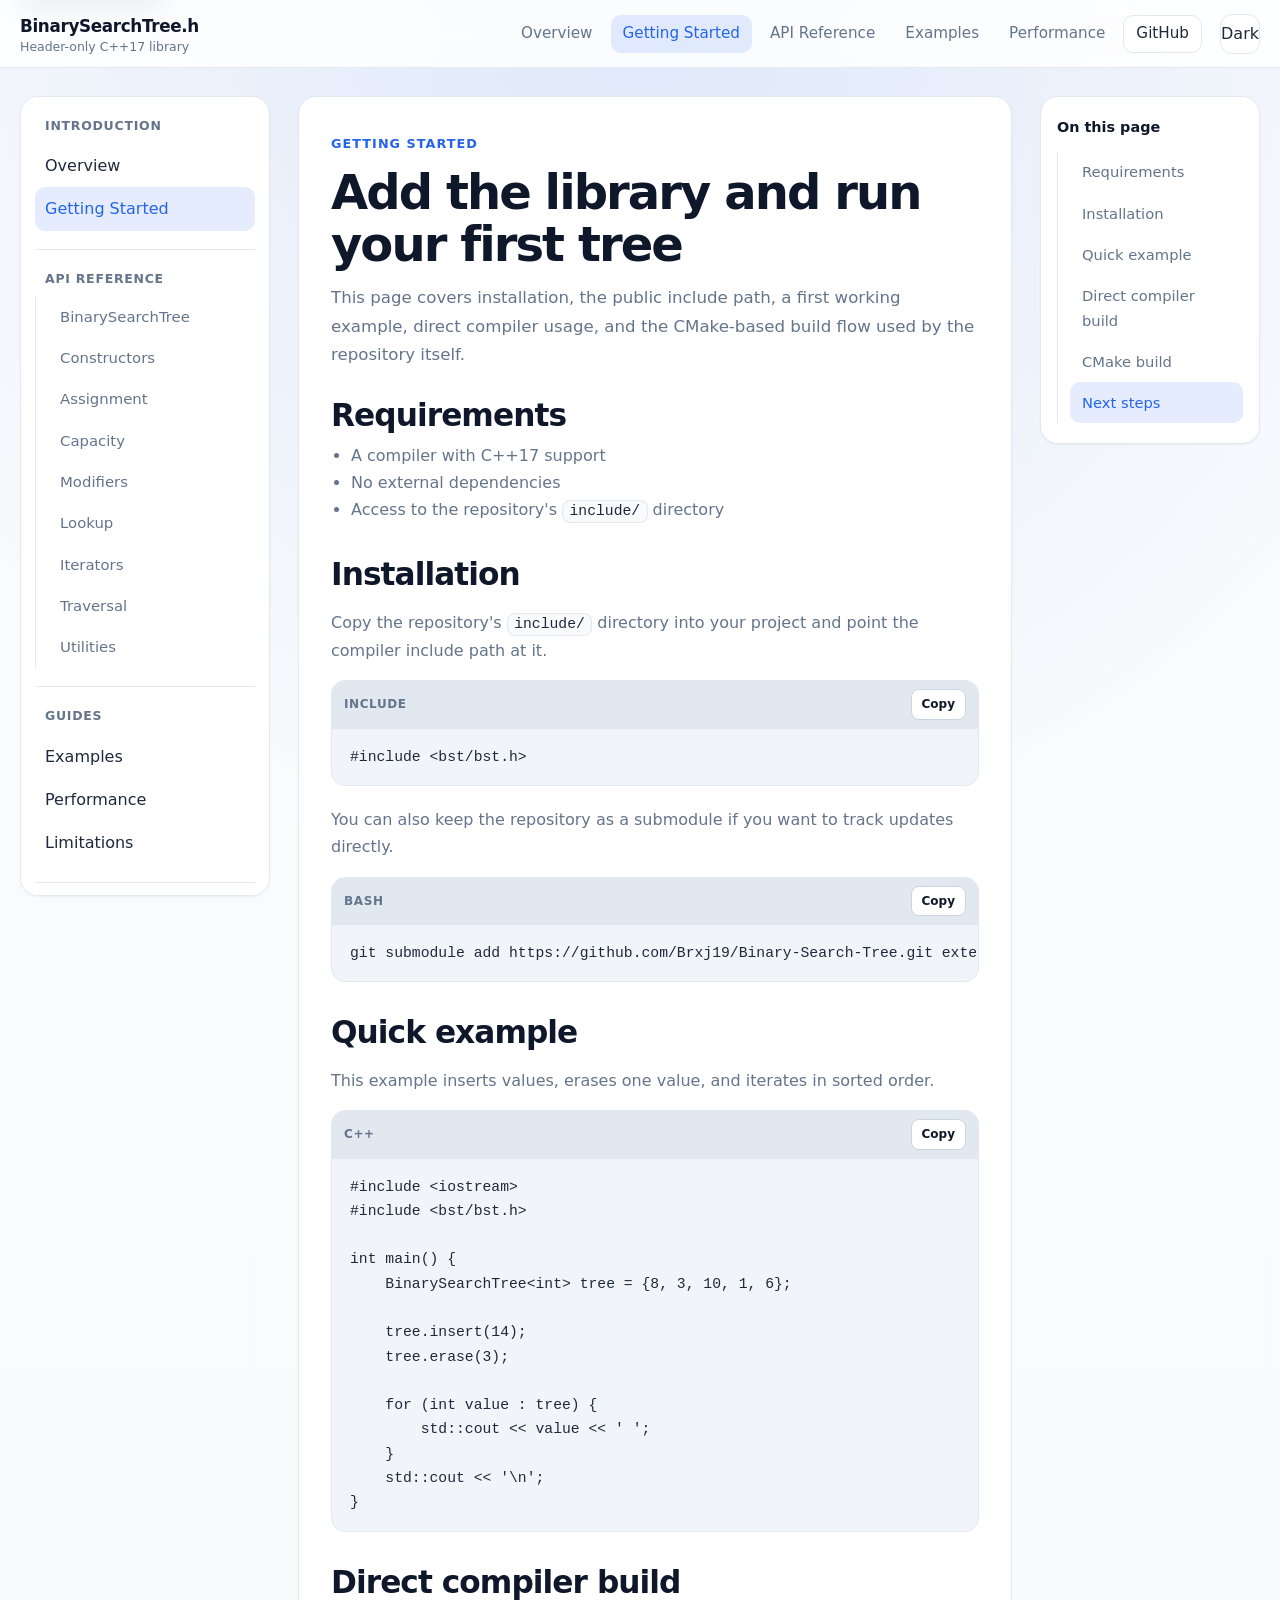
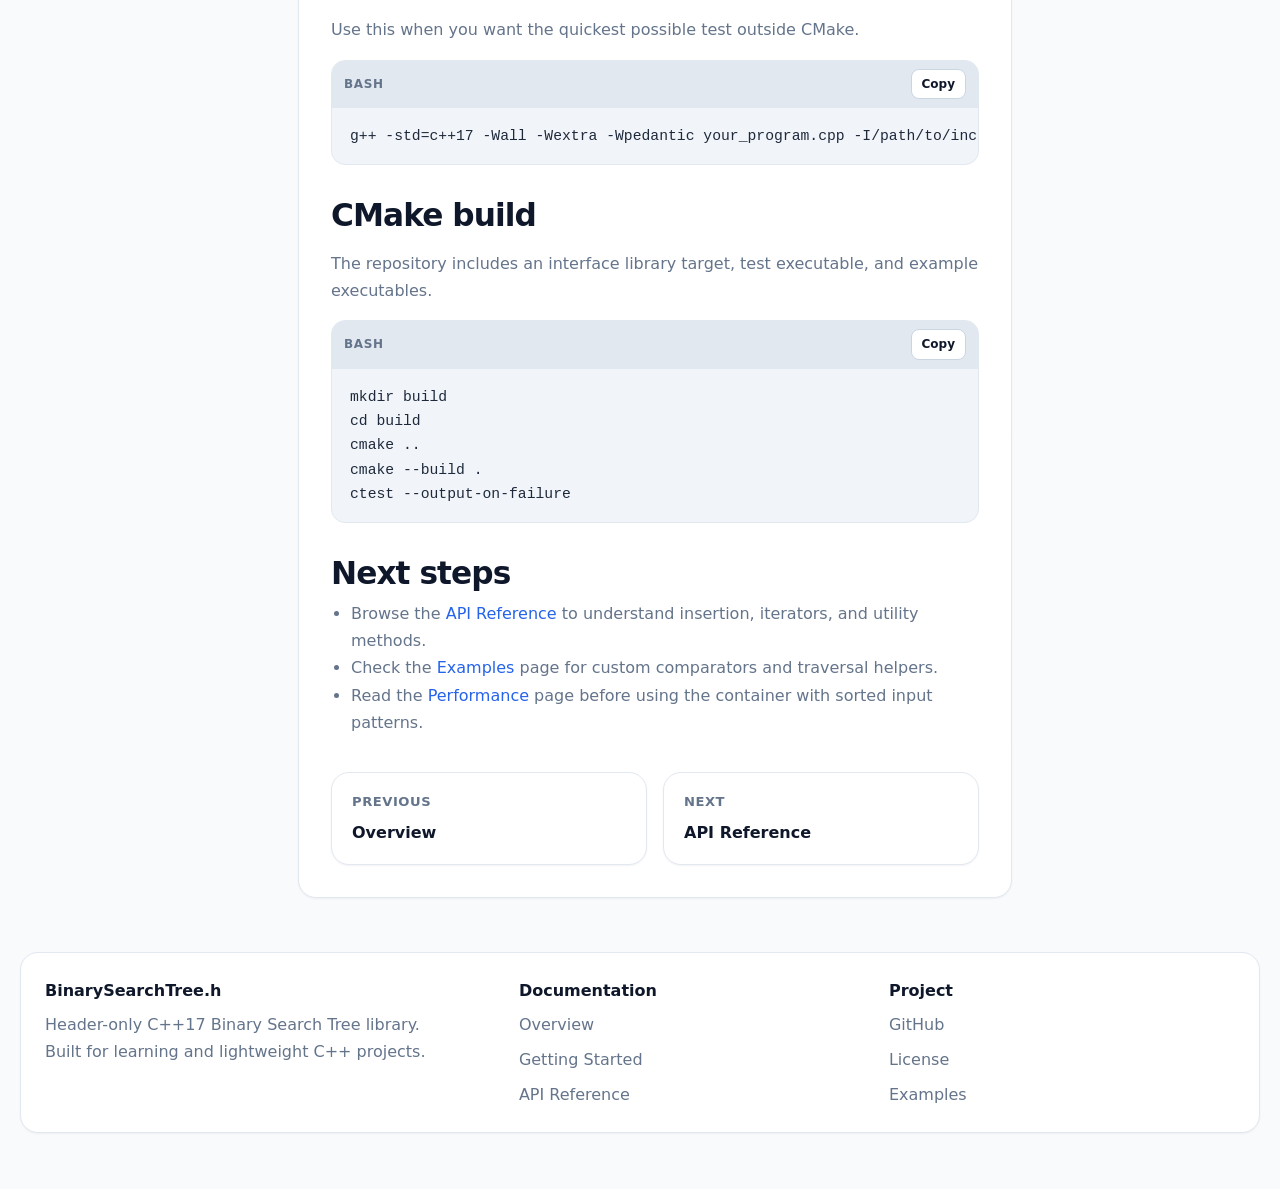
<file: docs/getting-started.html>
<!DOCTYPE html>
<html lang="en">
<head>
    <meta charset="UTF-8">
    <meta name="viewport" content="width=device-width, initial-scale=1.0">
    <title>Getting Started | BinarySearchTree.h</title>
    <link rel="stylesheet" href="assets/site.css">
</head>
<body class="doc-page" data-page="getting-started">
    <a class="skip-link" href="#main-content">Skip to content</a>

    <header class="site-navbar">
        <div class="site-navbar-inner">
            <a class="brand" href="../index.html" aria-label="BinarySearchTree.h home">
                <span class="brand-title">BinarySearchTree.h</span>
                <span class="brand-subtitle">Header-only C++17 library</span>
            </a>
            <div class="navbar-spacer"></div>
            <nav class="navbar-links" aria-label="Primary navigation">
                <a class="navbar-link" data-page-link="overview" href="index.html">Overview</a>
                <a class="navbar-link" data-page-link="getting-started" href="getting-started.html">Getting Started</a>
                <a class="navbar-link" data-page-link="api-reference" href="api-reference.html">API Reference</a>
                <a class="navbar-link" data-page-link="examples" href="examples.html">Examples</a>
                <a class="navbar-link" data-page-link="performance" href="performance.html">Performance</a>
                <a class="navbar-link github-link" href="https://github.com/Brxj19/Binary-Search-Tree">GitHub</a>
            </nav>
            <button class="icon-button desktop-only" type="button" data-theme-toggle aria-label="Toggle theme" aria-pressed="false">Dark</button>
            <button class="icon-button mobile-only" type="button" data-mobile-nav-toggle aria-label="Toggle navigation menu" aria-expanded="false">Menu</button>
        </div>
    </header>

    <div class="shell">
        <div class="mobile-sidebar" data-mobile-nav>
            <div class="mobile-sidebar-inner">
                <p class="mobile-sidebar-title">Documentation</p>
                <a class="mobile-nav-link" data-page-link="overview" href="index.html">Overview</a>
                <a class="mobile-nav-link" data-page-link="getting-started" href="getting-started.html">Getting Started</a>
                <a class="mobile-nav-link" data-page-link="api-reference" href="api-reference.html">API Reference</a>
                <a class="mobile-nav-link" data-page-link="examples" href="examples.html">Examples</a>
                <a class="mobile-nav-link" data-page-link="performance" href="performance.html">Performance</a>
                <a class="mobile-nav-link" href="https://github.com/Brxj19/Binary-Search-Tree">GitHub</a>
                <button class="icon-button" type="button" data-theme-toggle aria-label="Toggle theme" aria-pressed="false">Dark</button>
            </div>
        </div>

        <main id="main-content" class="page-main">
            <div class="layout-grid">
                <aside class="sidebar" aria-label="Documentation sidebar">
                    <div class="sidebar-group">
                        <p class="sidebar-group-title">Introduction</p>
                        <a class="sidebar-link" data-page-link="overview" href="index.html">Overview</a>
                        <a class="sidebar-link" data-page-link="getting-started" href="getting-started.html">Getting Started</a>
                    </div>
                    <div class="sidebar-group">
                        <p class="sidebar-group-title">API Reference</p>
                        <div class="sidebar-sub-links">
                            <a class="sidebar-sub-link" href="api-reference.html#class-template">BinarySearchTree</a>
                            <a class="sidebar-sub-link" href="api-reference.html#constructors">Constructors</a>
                            <a class="sidebar-sub-link" href="api-reference.html#assignment">Assignment</a>
                            <a class="sidebar-sub-link" href="api-reference.html#capacity">Capacity</a>
                            <a class="sidebar-sub-link" href="api-reference.html#modifiers">Modifiers</a>
                            <a class="sidebar-sub-link" href="api-reference.html#lookup">Lookup</a>
                            <a class="sidebar-sub-link" href="api-reference.html#iterators">Iterators</a>
                            <a class="sidebar-sub-link" href="api-reference.html#traversal">Traversal</a>
                            <a class="sidebar-sub-link" href="api-reference.html#utilities">Utilities</a>
                        </div>
                    </div>
                    <div class="sidebar-group">
                        <p class="sidebar-group-title">Guides</p>
                        <a class="sidebar-link" data-page-link="examples" href="examples.html">Examples</a>
                        <a class="sidebar-link" data-page-link="performance" href="performance.html">Performance</a>
                        <a class="sidebar-link" href="performance.html#when-not-to-use">Limitations</a>
                    </div>
                    <div class="sidebar-group">
                        <p class="sidebar-group-title">Project</p>
                        <a class="sidebar-link" href="https://github.com/Brxj19/Binary-Search-Tree">GitHub</a>
                        <a class="sidebar-link" href="../LICENSE">License</a>
                    </div>
                </aside>

                <section class="page-panel">
                    <header class="page-header">
                        <div class="eyebrow">Getting Started</div>
                        <h1 class="page-title">Add the library and run your first tree</h1>
                        <p class="page-summary">
                            This page covers installation, the public include path, a first working example, direct compiler usage,
                            and the CMake-based build flow used by the repository itself.
                        </p>
                    </header>

                    <div class="section-block" id="requirements">
                        <h2 class="section-heading">Requirements</h2>
                        <ul class="list-tight">
                            <li>A compiler with C++17 support</li>
                            <li>No external dependencies</li>
                            <li>Access to the repository's <code>include/</code> directory</li>
                        </ul>
                    </div>

                    <div class="section-block" id="installation">
                        <h2 class="section-heading">Installation</h2>
                        <p>Copy the repository's <code>include/</code> directory into your project and point the compiler include path at it.</p>
                        <div class="code-block">
                            <div class="code-header">
                                <span class="code-language">Include</span>
                                <button class="copy-button" type="button" aria-label="Copy code block">Copy</button>
                            </div>
                            <pre><code>#include &lt;bst/bst.h&gt;</code></pre>
                        </div>
                        <p>You can also keep the repository as a submodule if you want to track updates directly.</p>
                        <div class="code-block">
                            <div class="code-header">
                                <span class="code-language">Bash</span>
                                <button class="copy-button" type="button" aria-label="Copy code block">Copy</button>
                            </div>
                            <pre><code>git submodule add https://github.com/Brxj19/Binary-Search-Tree.git external/Binary-Search-Tree</code></pre>
                        </div>
                    </div>

                    <div class="section-block" id="quick-example">
                        <h2 class="section-heading">Quick example</h2>
                        <p>This example inserts values, erases one value, and iterates in sorted order.</p>
                        <div class="code-block">
                            <div class="code-header">
                                <span class="code-language">C++</span>
                                <button class="copy-button" type="button" aria-label="Copy code block">Copy</button>
                            </div>
                            <pre><code>#include &lt;iostream&gt;
#include &lt;bst/bst.h&gt;

int main() {
    BinarySearchTree&lt;int&gt; tree = {8, 3, 10, 1, 6};

    tree.insert(14);
    tree.erase(3);

    for (int value : tree) {
        std::cout &lt;&lt; value &lt;&lt; ' ';
    }
    std::cout &lt;&lt; '\n';
}</code></pre>
                        </div>
                    </div>

                    <div class="section-block" id="compile">
                        <h2 class="section-heading">Direct compiler build</h2>
                        <p>Use this when you want the quickest possible test outside CMake.</p>
                        <div class="code-block">
                            <div class="code-header">
                                <span class="code-language">Bash</span>
                                <button class="copy-button" type="button" aria-label="Copy code block">Copy</button>
                            </div>
                            <pre><code>g++ -std=c++17 -Wall -Wextra -Wpedantic your_program.cpp -I/path/to/include -o your_program</code></pre>
                        </div>
                    </div>

                    <div class="section-block" id="cmake-build">
                        <h2 class="section-heading">CMake build</h2>
                        <p>The repository includes an interface library target, test executable, and example executables.</p>
                        <div class="code-block">
                            <div class="code-header">
                                <span class="code-language">Bash</span>
                                <button class="copy-button" type="button" aria-label="Copy code block">Copy</button>
                            </div>
                            <pre><code>mkdir build
cd build
cmake ..
cmake --build .
ctest --output-on-failure</code></pre>
                        </div>
                    </div>

                    <div class="section-block" id="next-steps">
                        <h2 class="section-heading">Next steps</h2>
                        <ul class="list-tight">
                            <li>Browse the <a href="api-reference.html">API Reference</a> to understand insertion, iterators, and utility methods.</li>
                            <li>Check the <a href="examples.html">Examples</a> page for custom comparators and traversal helpers.</li>
                            <li>Read the <a href="performance.html">Performance</a> page before using the container with sorted input patterns.</li>
                        </ul>
                    </div>

                    <nav class="prev-next" aria-label="Page navigation">
                        <a class="prev-next-card" href="index.html">
                            <span class="prev-next-label">Previous</span>
                            <span class="prev-next-title">Overview</span>
                        </a>
                        <a class="prev-next-card" href="api-reference.html">
                            <span class="prev-next-label">Next</span>
                            <span class="prev-next-title">API Reference</span>
                        </a>
                    </nav>
                </section>

                <aside class="page-toc" aria-label="On this page">
                    <p class="page-toc-title">On this page</p>
                    <ol class="toc-list">
                        <li><a class="toc-link" href="#requirements">Requirements</a></li>
                        <li><a class="toc-link" href="#installation">Installation</a></li>
                        <li><a class="toc-link" href="#quick-example">Quick example</a></li>
                        <li><a class="toc-link" href="#compile">Direct compiler build</a></li>
                        <li><a class="toc-link" href="#cmake-build">CMake build</a></li>
                        <li><a class="toc-link" href="#next-steps">Next steps</a></li>
                    </ol>
                </aside>
            </div>
        </main>

        <footer class="site-footer">
            <div class="site-footer-card">
                <div>
                    <p class="footer-title">BinarySearchTree.h</p>
                    <p class="footer-text">Header-only C++17 Binary Search Tree library.</p>
                    <p class="footer-note">Built for learning and lightweight C++ projects.</p>
                </div>
                <div>
                    <p class="footer-title">Documentation</p>
                    <ul class="footer-list">
                        <li><a class="footer-link" href="index.html">Overview</a></li>
                        <li><a class="footer-link" href="getting-started.html">Getting Started</a></li>
                        <li><a class="footer-link" href="api-reference.html">API Reference</a></li>
                    </ul>
                </div>
                <div>
                    <p class="footer-title">Project</p>
                    <ul class="footer-list">
                        <li><a class="footer-link" href="https://github.com/Brxj19/Binary-Search-Tree">GitHub</a></li>
                        <li><a class="footer-link" href="../LICENSE">License</a></li>
                        <li><a class="footer-link" href="examples.html">Examples</a></li>
                    </ul>
                </div>
            </div>
        </footer>
    </div>

    <script src="assets/site.js"></script>
</body>
</html>
</file>
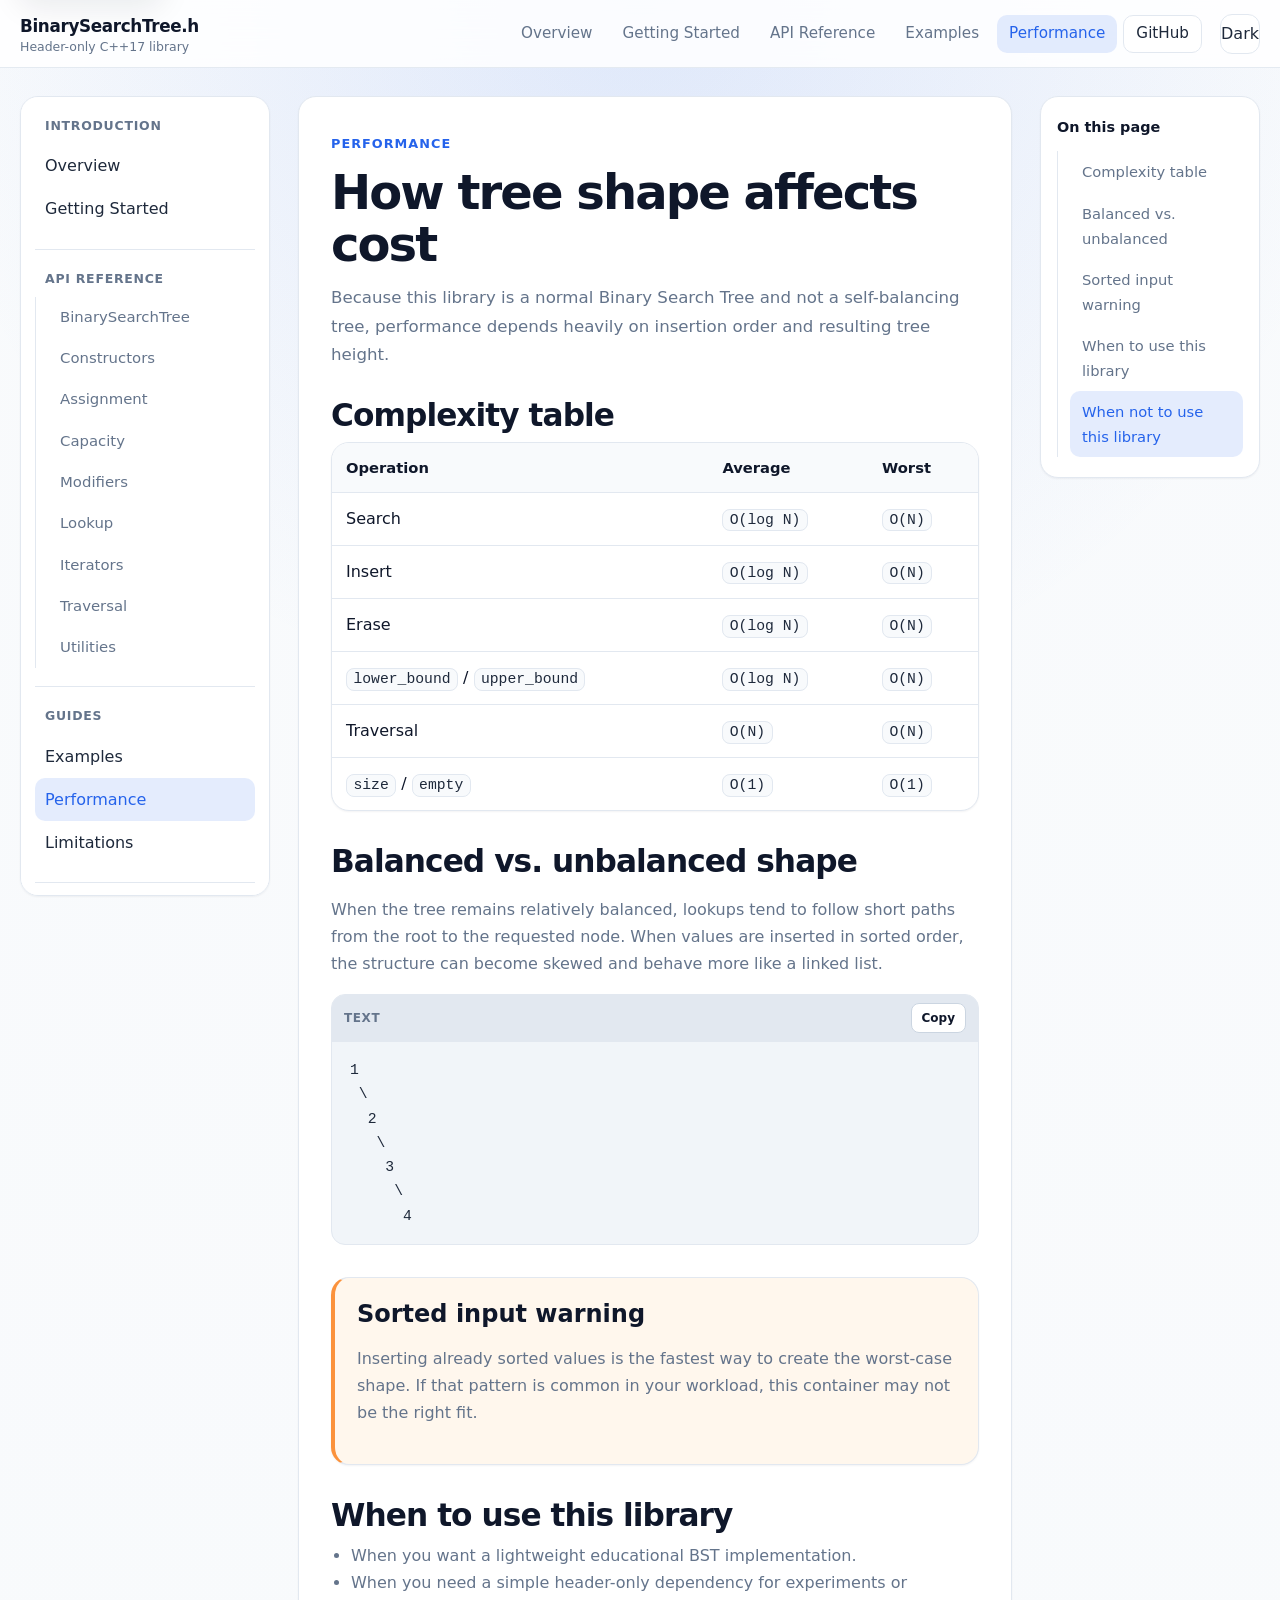
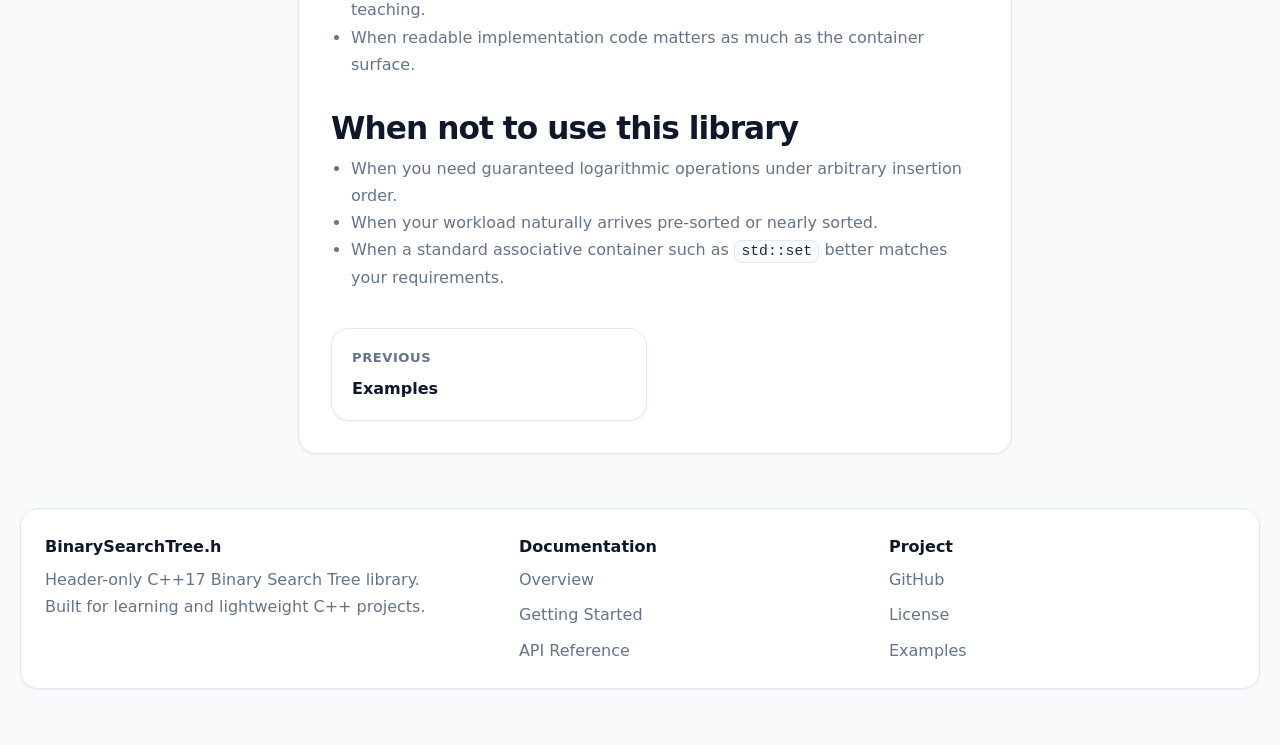
<file: docs/performance.html>
<!DOCTYPE html>
<html lang="en">
<head>
    <meta charset="UTF-8">
    <meta name="viewport" content="width=device-width, initial-scale=1.0">
    <title>Performance | BinarySearchTree.h</title>
    <link rel="stylesheet" href="assets/site.css">
</head>
<body class="doc-page" data-page="performance">
    <a class="skip-link" href="#main-content">Skip to content</a>

    <header class="site-navbar">
        <div class="site-navbar-inner">
            <a class="brand" href="../index.html" aria-label="BinarySearchTree.h home">
                <span class="brand-title">BinarySearchTree.h</span>
                <span class="brand-subtitle">Header-only C++17 library</span>
            </a>
            <div class="navbar-spacer"></div>
            <nav class="navbar-links" aria-label="Primary navigation">
                <a class="navbar-link" data-page-link="overview" href="index.html">Overview</a>
                <a class="navbar-link" data-page-link="getting-started" href="getting-started.html">Getting Started</a>
                <a class="navbar-link" data-page-link="api-reference" href="api-reference.html">API Reference</a>
                <a class="navbar-link" data-page-link="examples" href="examples.html">Examples</a>
                <a class="navbar-link" data-page-link="performance" href="performance.html">Performance</a>
                <a class="navbar-link github-link" href="https://github.com/Brxj19/Binary-Search-Tree">GitHub</a>
            </nav>
            <button class="icon-button desktop-only" type="button" data-theme-toggle aria-label="Toggle theme" aria-pressed="false">Dark</button>
            <button class="icon-button mobile-only" type="button" data-mobile-nav-toggle aria-label="Toggle navigation menu" aria-expanded="false">Menu</button>
        </div>
    </header>

    <div class="shell">
        <div class="mobile-sidebar" data-mobile-nav>
            <div class="mobile-sidebar-inner">
                <p class="mobile-sidebar-title">Documentation</p>
                <a class="mobile-nav-link" data-page-link="overview" href="index.html">Overview</a>
                <a class="mobile-nav-link" data-page-link="getting-started" href="getting-started.html">Getting Started</a>
                <a class="mobile-nav-link" data-page-link="api-reference" href="api-reference.html">API Reference</a>
                <a class="mobile-nav-link" data-page-link="examples" href="examples.html">Examples</a>
                <a class="mobile-nav-link" data-page-link="performance" href="performance.html">Performance</a>
                <a class="mobile-nav-link" href="https://github.com/Brxj19/Binary-Search-Tree">GitHub</a>
                <button class="icon-button" type="button" data-theme-toggle aria-label="Toggle theme" aria-pressed="false">Dark</button>
            </div>
        </div>

        <main id="main-content" class="page-main">
            <div class="layout-grid">
                <aside class="sidebar" aria-label="Documentation sidebar">
                    <div class="sidebar-group">
                        <p class="sidebar-group-title">Introduction</p>
                        <a class="sidebar-link" data-page-link="overview" href="index.html">Overview</a>
                        <a class="sidebar-link" data-page-link="getting-started" href="getting-started.html">Getting Started</a>
                    </div>
                    <div class="sidebar-group">
                        <p class="sidebar-group-title">API Reference</p>
                        <div class="sidebar-sub-links">
                            <a class="sidebar-sub-link" href="api-reference.html#class-template">BinarySearchTree</a>
                            <a class="sidebar-sub-link" href="api-reference.html#constructors">Constructors</a>
                            <a class="sidebar-sub-link" href="api-reference.html#assignment">Assignment</a>
                            <a class="sidebar-sub-link" href="api-reference.html#capacity">Capacity</a>
                            <a class="sidebar-sub-link" href="api-reference.html#modifiers">Modifiers</a>
                            <a class="sidebar-sub-link" href="api-reference.html#lookup">Lookup</a>
                            <a class="sidebar-sub-link" href="api-reference.html#iterators">Iterators</a>
                            <a class="sidebar-sub-link" href="api-reference.html#traversal">Traversal</a>
                            <a class="sidebar-sub-link" href="api-reference.html#utilities">Utilities</a>
                        </div>
                    </div>
                    <div class="sidebar-group">
                        <p class="sidebar-group-title">Guides</p>
                        <a class="sidebar-link" data-page-link="examples" href="examples.html">Examples</a>
                        <a class="sidebar-link" data-page-link="performance" href="performance.html">Performance</a>
                        <a class="sidebar-link" href="#when-not-to-use">Limitations</a>
                    </div>
                    <div class="sidebar-group">
                        <p class="sidebar-group-title">Project</p>
                        <a class="sidebar-link" href="https://github.com/Brxj19/Binary-Search-Tree">GitHub</a>
                        <a class="sidebar-link" href="../LICENSE">License</a>
                    </div>
                </aside>

                <section class="page-panel">
                    <header class="page-header">
                        <div class="eyebrow">Performance</div>
                        <h1 class="page-title">How tree shape affects cost</h1>
                        <p class="page-summary">
                            Because this library is a normal Binary Search Tree and not a self-balancing tree, performance depends heavily on insertion order and resulting tree height.
                        </p>
                    </header>

                    <div class="section-block" id="complexity-table">
                        <h2 class="section-heading">Complexity table</h2>
                        <div class="table-card">
                            <div class="table-scroll">
                                <table class="doc-table">
                                    <thead>
                                        <tr>
                                            <th>Operation</th>
                                            <th>Average</th>
                                            <th>Worst</th>
                                        </tr>
                                    </thead>
                                    <tbody>
                                        <tr>
                                            <td>Search</td>
                                            <td><code>O(log N)</code></td>
                                            <td><code>O(N)</code></td>
                                        </tr>
                                        <tr>
                                            <td>Insert</td>
                                            <td><code>O(log N)</code></td>
                                            <td><code>O(N)</code></td>
                                        </tr>
                                        <tr>
                                            <td>Erase</td>
                                            <td><code>O(log N)</code></td>
                                            <td><code>O(N)</code></td>
                                        </tr>
                                        <tr>
                                            <td><code>lower_bound</code> / <code>upper_bound</code></td>
                                            <td><code>O(log N)</code></td>
                                            <td><code>O(N)</code></td>
                                        </tr>
                                        <tr>
                                            <td>Traversal</td>
                                            <td><code>O(N)</code></td>
                                            <td><code>O(N)</code></td>
                                        </tr>
                                        <tr>
                                            <td><code>size</code> / <code>empty</code></td>
                                            <td><code>O(1)</code></td>
                                            <td><code>O(1)</code></td>
                                        </tr>
                                    </tbody>
                                </table>
                            </div>
                        </div>
                    </div>

                    <div class="section-block" id="balanced-vs-unbalanced">
                        <h2 class="section-heading">Balanced vs. unbalanced shape</h2>
                        <p>
                            When the tree remains relatively balanced, lookups tend to follow short paths from the root to the requested node.
                            When values are inserted in sorted order, the structure can become skewed and behave more like a linked list.
                        </p>
                        <div class="code-block">
                            <div class="code-header">
                                <span class="code-language">Text</span>
                                <button class="copy-button" type="button" aria-label="Copy code block">Copy</button>
                            </div>
                            <pre><code>1
 \
  2
   \
    3
     \
      4</code></pre>
                        </div>
                    </div>

                    <div class="section-block" id="sorted-input-warning">
                        <article class="note-card">
                            <h2>Sorted input warning</h2>
                            <p>
                                Inserting already sorted values is the fastest way to create the worst-case shape.
                                If that pattern is common in your workload, this container may not be the right fit.
                            </p>
                        </article>
                    </div>

                    <div class="section-block" id="when-to-use">
                        <h2 class="section-heading">When to use this library</h2>
                        <ul class="list-tight">
                            <li>When you want a lightweight educational BST implementation.</li>
                            <li>When you need a simple header-only dependency for experiments or teaching.</li>
                            <li>When readable implementation code matters as much as the container surface.</li>
                        </ul>
                    </div>

                    <div class="section-block" id="when-not-to-use">
                        <h2 class="section-heading">When not to use this library</h2>
                        <ul class="list-tight">
                            <li>When you need guaranteed logarithmic operations under arbitrary insertion order.</li>
                            <li>When your workload naturally arrives pre-sorted or nearly sorted.</li>
                            <li>When a standard associative container such as <code>std::set</code> better matches your requirements.</li>
                        </ul>
                    </div>

                    <nav class="prev-next" aria-label="Page navigation">
                        <a class="prev-next-card" href="examples.html">
                            <span class="prev-next-label">Previous</span>
                            <span class="prev-next-title">Examples</span>
                        </a>
                    </nav>
                </section>

                <aside class="page-toc" aria-label="On this page">
                    <p class="page-toc-title">On this page</p>
                    <ol class="toc-list">
                        <li><a class="toc-link" href="#complexity-table">Complexity table</a></li>
                        <li><a class="toc-link" href="#balanced-vs-unbalanced">Balanced vs. unbalanced</a></li>
                        <li><a class="toc-link" href="#sorted-input-warning">Sorted input warning</a></li>
                        <li><a class="toc-link" href="#when-to-use">When to use this library</a></li>
                        <li><a class="toc-link" href="#when-not-to-use">When not to use this library</a></li>
                    </ol>
                </aside>
            </div>
        </main>

        <footer class="site-footer">
            <div class="site-footer-card">
                <div>
                    <p class="footer-title">BinarySearchTree.h</p>
                    <p class="footer-text">Header-only C++17 Binary Search Tree library.</p>
                    <p class="footer-note">Built for learning and lightweight C++ projects.</p>
                </div>
                <div>
                    <p class="footer-title">Documentation</p>
                    <ul class="footer-list">
                        <li><a class="footer-link" href="index.html">Overview</a></li>
                        <li><a class="footer-link" href="getting-started.html">Getting Started</a></li>
                        <li><a class="footer-link" href="api-reference.html">API Reference</a></li>
                    </ul>
                </div>
                <div>
                    <p class="footer-title">Project</p>
                    <ul class="footer-list">
                        <li><a class="footer-link" href="https://github.com/Brxj19/Binary-Search-Tree">GitHub</a></li>
                        <li><a class="footer-link" href="../LICENSE">License</a></li>
                        <li><a class="footer-link" href="examples.html">Examples</a></li>
                    </ul>
                </div>
            </div>
        </footer>
    </div>

    <script src="assets/site.js"></script>
</body>
</html>
</file>
<file: docs/assets/site.css>
:root {
    color-scheme: light;
    --bg: #f8fafc;
    --surface: #ffffff;
    --surface-muted: #f8fafc;
    --surface-strong: #eef2ff;
    --text: #0f172a;
    --text-soft: #1e293b;
    --muted: #64748b;
    --border: #e2e8f0;
    --border-strong: #cbd5e1;
    --primary: #2563eb;
    --primary-soft: rgba(37, 99, 235, 0.12);
    --accent: #0f766e;
    --accent-soft: rgba(15, 118, 110, 0.12);
    --warning-bg: #fff7ed;
    --warning-border: #fb923c;
    --code-bg: #f1f5f9;
    --code-header-bg: #e2e8f0;
    --shadow-sm: 0 1px 2px rgba(15, 23, 42, 0.05);
    --shadow-md: 0 10px 30px rgba(15, 23, 42, 0.08);
    --shadow-lg: 0 24px 60px rgba(15, 23, 42, 0.08);
    --radius-sm: 10px;
    --radius-md: 14px;
    --radius-lg: 18px;
    --navbar-height: 68px;
}

[data-theme="dark"] {
    color-scheme: dark;
    --bg: #020617;
    --surface: #0f172a;
    --surface-muted: #111c31;
    --surface-strong: #132238;
    --text: #e5e7eb;
    --text-soft: #cbd5e1;
    --muted: #94a3b8;
    --border: #1e293b;
    --border-strong: #334155;
    --primary: #38bdf8;
    --primary-soft: rgba(56, 189, 248, 0.14);
    --accent: #2dd4bf;
    --accent-soft: rgba(45, 212, 191, 0.14);
    --warning-bg: rgba(251, 146, 60, 0.12);
    --warning-border: #fb923c;
    --code-bg: #111827;
    --code-header-bg: #1e293b;
    --shadow-sm: 0 1px 2px rgba(2, 6, 23, 0.5);
    --shadow-md: 0 10px 30px rgba(2, 6, 23, 0.45);
    --shadow-lg: 0 24px 60px rgba(2, 6, 23, 0.5);
}

*,
*::before,
*::after {
    box-sizing: border-box;
}

html {
    scroll-behavior: smooth;
}

body {
    margin: 0;
    min-width: 320px;
    font-family: Inter, ui-sans-serif, system-ui, -apple-system, BlinkMacSystemFont, "Segoe UI", sans-serif;
    font-size: 16px;
    line-height: 1.7;
    background:
        radial-gradient(circle at top, var(--primary-soft), transparent 30%),
        linear-gradient(180deg, color-mix(in srgb, var(--bg) 92%, var(--surface) 8%) 0%, var(--bg) 100%);
    color: var(--text);
}

a {
    color: var(--primary);
    text-decoration: none;
}

a:hover {
    text-decoration: underline;
}

img,
svg {
    display: block;
    max-width: 100%;
}

button,
input,
textarea,
select {
    font: inherit;
}

code,
pre {
    font-family: "SFMono-Regular", Consolas, "Liberation Mono", Menlo, monospace;
}

pre,
code {
    font-size: 0.92rem;
}

table {
    border-collapse: collapse;
}

.skip-link {
    position: absolute;
    left: 16px;
    top: -48px;
    z-index: 1000;
    padding: 10px 14px;
    border-radius: 999px;
    background: var(--primary);
    color: #fff;
    box-shadow: var(--shadow-md);
}

.skip-link:focus {
    top: 16px;
}

.doc-page,
.home-page {
    min-height: 100vh;
}

.shell {
    max-width: 1440px;
    margin: 0 auto;
    padding: 0 20px 48px;
}

.site-navbar {
    position: sticky;
    top: 0;
    z-index: 100;
    height: var(--navbar-height);
    border-bottom: 1px solid color-mix(in srgb, var(--border) 90%, transparent);
    background: color-mix(in srgb, var(--surface) 85%, transparent);
    backdrop-filter: blur(18px);
}

.site-navbar-inner {
    max-width: 1440px;
    height: 100%;
    margin: 0 auto;
    padding: 0 20px;
    display: flex;
    align-items: center;
    gap: 18px;
}

.brand {
    display: inline-flex;
    flex-direction: column;
    justify-content: center;
    min-width: 0;
    color: inherit;
    text-decoration: none;
}

.brand:hover {
    text-decoration: none;
}

.brand-title {
    font-size: 1.05rem;
    font-weight: 700;
    letter-spacing: -0.02em;
    color: var(--text);
}

.brand-subtitle {
    font-size: 0.78rem;
    color: var(--muted);
    line-height: 1.2;
}

.navbar-spacer {
    flex: 1;
}

.navbar-links {
    display: flex;
    align-items: center;
    gap: 6px;
    flex-wrap: wrap;
}

.navbar-link {
    display: inline-flex;
    align-items: center;
    gap: 8px;
    height: 38px;
    padding: 0 12px;
    border-radius: 10px;
    color: var(--muted);
    text-decoration: none;
    font-size: 0.95rem;
    font-weight: 500;
    transition: background-color 0.18s ease, color 0.18s ease, border-color 0.18s ease;
}

.navbar-link:hover {
    background: var(--surface-muted);
    color: var(--text);
    text-decoration: none;
}

.navbar-link.is-active {
    background: var(--primary-soft);
    color: var(--primary);
}

.navbar-link.github-link {
    border: 1px solid var(--border);
    background: var(--surface);
    color: var(--text-soft);
}

.navbar-link.github-link:hover {
    border-color: var(--primary);
    color: var(--primary);
}

.icon-button {
    display: inline-flex;
    align-items: center;
    justify-content: center;
    width: 40px;
    height: 40px;
    border: 1px solid var(--border);
    border-radius: 12px;
    background: var(--surface);
    color: var(--text-soft);
    cursor: pointer;
    transition: border-color 0.18s ease, background-color 0.18s ease, color 0.18s ease;
}

.icon-button:hover {
    border-color: var(--primary);
    color: var(--primary);
}

.icon-button:focus-visible,
.navbar-link:focus-visible,
.mobile-nav-link:focus-visible,
.sidebar-link:focus-visible,
.toc-link:focus-visible,
.copy-button:focus-visible,
.search-input:focus-visible,
.button:focus-visible,
.footer-link:focus-visible,
.prev-next-card:focus-visible {
    outline: 2px solid var(--primary);
    outline-offset: 2px;
}

.desktop-only {
    display: inline-flex;
}

.mobile-only {
    display: none;
}

.page-main {
    padding-top: 28px;
}

.layout-grid {
    display: grid;
    grid-template-columns: 250px minmax(0, 860px) 220px;
    gap: 28px;
    align-items: start;
}

.sidebar,
.page-toc,
.page-panel,
.hero-panel,
.feature-card,
.note-card,
.method-card,
.summary-card,
.table-card,
.prev-next-card {
    background: var(--surface);
    border: 1px solid var(--border);
    border-radius: var(--radius-lg);
    box-shadow: var(--shadow-sm);
}

.sidebar,
.page-toc {
    position: sticky;
    top: calc(var(--navbar-height) + 16px);
    max-height: calc(100vh - var(--navbar-height) - 32px);
    overflow: auto;
}

.sidebar {
    padding: 18px 14px;
}

.sidebar-group + .sidebar-group {
    margin-top: 18px;
    padding-top: 18px;
    border-top: 1px solid var(--border);
}

.sidebar-group-title {
    margin: 0 0 8px;
    padding: 0 10px;
    color: var(--muted);
    font-size: 0.78rem;
    font-weight: 700;
    letter-spacing: 0.06em;
    text-transform: uppercase;
}

.sidebar-link,
.sidebar-sub-link,
.toc-link,
.mobile-nav-link {
    display: block;
    padding: 8px 10px;
    border-radius: 10px;
    color: var(--text-soft);
    text-decoration: none;
    transition: background-color 0.18s ease, color 0.18s ease;
}

.sidebar-link:hover,
.sidebar-sub-link:hover,
.toc-link:hover,
.mobile-nav-link:hover {
    background: var(--surface-muted);
    color: var(--text);
    text-decoration: none;
}

.sidebar-link.is-active,
.sidebar-sub-link.is-active,
.toc-link.is-active,
.mobile-nav-link.is-active {
    background: var(--primary-soft);
    color: var(--primary);
}

.sidebar-sub-links {
    margin-top: 4px;
    padding-left: 14px;
    border-left: 1px solid var(--border);
}

.sidebar-sub-link {
    font-size: 0.93rem;
    color: var(--muted);
}

.page-toc {
    padding: 18px 16px 20px;
}

.page-toc-title {
    margin: 0 0 12px;
    font-size: 0.9rem;
    font-weight: 700;
    color: var(--text);
}

.toc-list {
    margin: 0;
    padding: 0;
    list-style: none;
    border-left: 1px solid var(--border);
}

.toc-link {
    margin-left: 12px;
    padding-left: 12px;
    font-size: 0.92rem;
    color: var(--muted);
}

.page-panel {
    padding: 32px;
}

.page-header {
    margin-bottom: 28px;
}

.eyebrow {
    display: inline-flex;
    align-items: center;
    gap: 8px;
    margin-bottom: 12px;
    color: var(--primary);
    font-size: 0.8rem;
    font-weight: 700;
    letter-spacing: 0.08em;
    text-transform: uppercase;
}

.page-title {
    margin: 0;
    color: var(--text);
    font-size: clamp(2.4rem, 5vw, 3rem);
    line-height: 1.08;
    letter-spacing: -0.04em;
}

.page-summary {
    max-width: 70ch;
    margin: 14px 0 0;
    color: var(--muted);
    font-size: 1.04rem;
}

.hero-grid {
    display: grid;
    grid-template-columns: minmax(0, 1.15fr) minmax(320px, 0.85fr);
    gap: 28px;
    align-items: stretch;
}

.hero-panel {
    padding: 32px;
    box-shadow: var(--shadow-md);
}

.hero-kicker {
    display: inline-flex;
    align-items: center;
    gap: 8px;
    padding: 6px 12px;
    border-radius: 999px;
    background: var(--primary-soft);
    color: var(--primary);
    font-size: 0.8rem;
    font-weight: 700;
    letter-spacing: 0.05em;
    text-transform: uppercase;
}

.hero-title {
    margin: 18px 0 10px;
    font-size: clamp(2.6rem, 5vw, 3.4rem);
    line-height: 1.02;
    letter-spacing: -0.05em;
}

.hero-description {
    margin: 0;
    max-width: 60ch;
    color: var(--muted);
    font-size: 1.05rem;
}

.pill-row {
    display: flex;
    flex-wrap: wrap;
    gap: 10px;
    margin: 22px 0 26px;
}

.pill {
    display: inline-flex;
    align-items: center;
    gap: 8px;
    padding: 8px 12px;
    border-radius: 999px;
    background: var(--surface-muted);
    border: 1px solid var(--border);
    color: var(--text-soft);
    font-size: 0.86rem;
    font-weight: 600;
}

.hero-actions {
    display: flex;
    flex-wrap: wrap;
    gap: 12px;
}

.button {
    display: inline-flex;
    align-items: center;
    justify-content: center;
    gap: 8px;
    min-height: 44px;
    padding: 0 16px;
    border-radius: 12px;
    border: 1px solid transparent;
    text-decoration: none;
    font-weight: 600;
    cursor: pointer;
    transition: background-color 0.18s ease, border-color 0.18s ease, color 0.18s ease, transform 0.18s ease;
}

.button:hover {
    transform: translateY(-1px);
    text-decoration: none;
}

.button-primary {
    background: var(--primary);
    color: #fff;
}

.button-primary:hover {
    background: color-mix(in srgb, var(--primary) 88%, black 12%);
}

.button-secondary {
    border-color: var(--border);
    background: var(--surface);
    color: var(--text);
}

.button-secondary:hover {
    border-color: var(--primary);
    color: var(--primary);
}

.code-preview-card {
    display: flex;
    flex-direction: column;
    justify-content: space-between;
}

.quick-stats {
    display: grid;
    grid-template-columns: repeat(2, minmax(0, 1fr));
    gap: 12px;
    margin-top: 18px;
}

.quick-stat {
    padding: 14px;
    border-radius: var(--radius-md);
    background: var(--surface-muted);
    border: 1px solid var(--border);
}

.quick-stat-label {
    margin: 0 0 4px;
    color: var(--muted);
    font-size: 0.82rem;
    font-weight: 600;
}

.quick-stat-value {
    margin: 0;
    color: var(--text);
    font-size: 1rem;
    font-weight: 700;
}

.features-grid {
    display: grid;
    grid-template-columns: repeat(3, minmax(0, 1fr));
    gap: 18px;
}

.feature-card,
.summary-card,
.note-card {
    padding: 22px;
}

.feature-card h2,
.feature-card h3,
.summary-card h3,
.note-card h2,
.page-panel h2,
.page-panel h3,
.page-panel h4,
.method-card h3 {
    color: var(--text);
}

.feature-card h2,
.feature-card h3,
.note-card h2,
.summary-card h3 {
    margin: 0 0 10px;
    line-height: 1.2;
}

.feature-card p,
.summary-card p,
.note-card p,
.page-panel p,
.page-panel li,
.method-card p,
.method-card li,
.method-card td,
.method-card th {
    color: var(--muted);
}

.feature-card h3 {
    font-size: 1.08rem;
}

.section-stack > * + * {
    margin-top: 24px;
}

.section-block + .section-block {
    margin-top: 32px;
}

.section-heading {
    margin: 0 0 8px;
    font-size: clamp(1.55rem, 3vw, 1.95rem);
    line-height: 1.18;
    letter-spacing: -0.03em;
}

.section-description {
    margin: 0 0 18px;
    color: var(--muted);
}

.note-card {
    border-left: 4px solid var(--warning-border);
    background: var(--warning-bg);
}

.summary-grid {
    display: grid;
    grid-template-columns: repeat(2, minmax(0, 1fr));
    gap: 18px;
}

.badge {
    display: inline-flex;
    align-items: center;
    gap: 8px;
    padding: 6px 10px;
    border-radius: 999px;
    background: var(--primary-soft);
    color: var(--primary);
    font-size: 0.76rem;
    font-weight: 700;
    letter-spacing: 0.04em;
    text-transform: uppercase;
}

.table-card {
    overflow: hidden;
}

.table-scroll {
    overflow-x: auto;
}

.doc-table {
    width: 100%;
    min-width: 480px;
}

.doc-table th,
.doc-table td {
    padding: 12px 14px;
    border-bottom: 1px solid var(--border);
    text-align: left;
    vertical-align: top;
}

.doc-table th {
    background: var(--surface-muted);
    color: var(--text);
    font-size: 0.92rem;
    font-weight: 700;
}

.doc-table tr:last-child td {
    border-bottom: 0;
}

.list-tight {
    margin: 0;
    padding-left: 20px;
}

.code-block {
    margin: 16px 0 20px;
    border: 1px solid var(--border);
    border-radius: 14px;
    overflow: hidden;
    background: var(--code-bg);
}

.code-header {
    display: flex;
    justify-content: space-between;
    align-items: center;
    gap: 12px;
    padding: 8px 12px;
    border-bottom: 1px solid var(--border);
    background: var(--code-header-bg);
}

.code-language {
    font-size: 0.75rem;
    font-weight: 700;
    color: var(--muted);
    text-transform: uppercase;
    letter-spacing: 0.05em;
}

.copy-button {
    position: static;
    flex-shrink: 0;
    border: 1px solid var(--border-strong);
    border-radius: 8px;
    padding: 4px 10px;
    font-size: 0.75rem;
    font-weight: 600;
    cursor: pointer;
    background: var(--surface);
    color: var(--text);
}

.copy-button:hover {
    border-color: var(--primary);
    color: var(--primary);
}

.code-block pre {
    margin: 0;
    padding: 16px 18px;
    overflow-x: auto;
    font-size: 0.92rem;
    line-height: 1.65;
    color: var(--text-soft);
    background: transparent;
}

.code-block code {
    white-space: pre;
}

.content-inline-code,
.page-panel code:not(pre code),
.method-card code:not(pre code),
.doc-table code,
.pill code {
    padding: 0.15rem 0.4rem;
    border-radius: 8px;
    background: var(--surface-muted);
    border: 1px solid var(--border);
    color: var(--text-soft);
}

.api-search {
    margin: 18px 0 24px;
}

.search-input {
    width: 100%;
    min-height: 48px;
    padding: 0 16px;
    border: 1px solid var(--border);
    border-radius: 14px;
    background: var(--surface);
    color: var(--text);
    box-shadow: var(--shadow-sm);
}

.search-input::placeholder {
    color: var(--muted);
}

.search-empty {
    display: none;
    padding: 18px;
    border: 1px dashed var(--border-strong);
    border-radius: var(--radius-md);
    color: var(--muted);
    background: var(--surface-muted);
}

.search-empty.is-visible {
    display: block;
}

.method-card {
    padding: 24px 26px;
    margin-bottom: 24px;
}

.method-card-title-row {
    display: flex;
    align-items: center;
    justify-content: space-between;
    gap: 14px;
    flex-wrap: wrap;
    margin-bottom: 14px;
}

.method-card h3 {
    margin: 0;
    font-size: 1.22rem;
    line-height: 1.25;
}

.method-meta {
    display: grid;
    gap: 18px;
}

.meta-section h4 {
    margin: 0 0 8px;
    font-size: 0.98rem;
    color: var(--text);
}

.meta-section p,
.meta-section ul {
    margin: 0;
}

.meta-section ul {
    padding-left: 18px;
}

.see-also-list {
    display: flex;
    flex-wrap: wrap;
    gap: 10px;
}

.see-also-link {
    display: inline-flex;
    align-items: center;
    padding: 7px 10px;
    border: 1px solid var(--border);
    border-radius: 999px;
    color: var(--text-soft);
    background: var(--surface-muted);
    font-size: 0.88rem;
    text-decoration: none;
}

.see-also-link:hover {
    border-color: var(--primary);
    color: var(--primary);
    text-decoration: none;
}

.prev-next {
    display: grid;
    grid-template-columns: repeat(2, minmax(0, 1fr));
    gap: 16px;
    margin-top: 36px;
}

.prev-next-card {
    display: block;
    padding: 18px 20px;
    color: inherit;
    text-decoration: none;
    transition: border-color 0.18s ease, transform 0.18s ease;
}

.prev-next-card:hover {
    transform: translateY(-2px);
    border-color: var(--primary);
    text-decoration: none;
}

.prev-next-label {
    display: block;
    margin-bottom: 6px;
    color: var(--muted);
    font-size: 0.82rem;
    font-weight: 700;
    text-transform: uppercase;
    letter-spacing: 0.04em;
}

.prev-next-title {
    display: block;
    color: var(--text);
    font-weight: 700;
}

.site-footer {
    margin-top: 28px;
    padding: 26px 0 8px;
}

.site-footer-card {
    display: grid;
    grid-template-columns: minmax(0, 1.3fr) repeat(2, minmax(180px, 1fr));
    gap: 24px;
    padding: 24px;
    background: var(--surface);
    border: 1px solid var(--border);
    border-radius: var(--radius-lg);
    box-shadow: var(--shadow-sm);
}

.footer-title {
    margin: 0 0 6px;
    color: var(--text);
    font-size: 1rem;
    font-weight: 700;
}

.footer-text,
.footer-note,
.footer-list a {
    color: var(--muted);
}

.footer-text,
.footer-note {
    margin: 0;
}

.footer-list {
    margin: 0;
    padding: 0;
    list-style: none;
}

.footer-list li + li {
    margin-top: 8px;
}

.footer-link {
    color: var(--text-soft);
}

.mobile-sidebar {
    display: none;
    margin: 16px 0 0;
    border: 1px solid var(--border);
    border-radius: var(--radius-lg);
    background: var(--surface);
    box-shadow: var(--shadow-sm);
}

.mobile-sidebar.is-open {
    display: block;
}

.mobile-sidebar-inner {
    padding: 14px;
}

.mobile-sidebar-title {
    margin: 0 0 12px;
    font-size: 0.95rem;
    color: var(--text);
    font-weight: 700;
}

.visually-hidden {
    position: absolute;
    width: 1px;
    height: 1px;
    padding: 0;
    margin: -1px;
    overflow: hidden;
    clip: rect(0, 0, 0, 0);
    white-space: nowrap;
    border: 0;
}

@media (max-width: 1180px) {
    .layout-grid {
        grid-template-columns: 240px minmax(0, 1fr);
    }

    .page-toc {
        display: none;
    }
}

@media (max-width: 1024px) {
    .features-grid,
    .summary-grid,
    .prev-next,
    .site-footer-card,
    .hero-grid {
        grid-template-columns: 1fr;
    }

    .layout-grid {
        grid-template-columns: 1fr;
    }

    .sidebar {
        display: none;
    }

    .mobile-only {
        display: inline-flex;
    }

    .desktop-only {
        display: none;
    }
}

@media (max-width: 767px) {
    .shell,
    .site-navbar-inner {
        padding-left: 16px;
        padding-right: 16px;
    }

    .page-main {
        padding-top: 20px;
    }

    .page-panel,
    .hero-panel,
    .feature-card,
    .summary-card,
    .note-card,
    .method-card {
        padding: 22px 18px;
    }

    .hero-title,
    .page-title {
        font-size: clamp(2rem, 8vw, 2.7rem);
    }

    .navbar-links {
        display: none;
    }

    .site-navbar-inner {
        gap: 12px;
    }

    .brand-title {
        font-size: 0.98rem;
    }

    .brand-subtitle {
        font-size: 0.74rem;
    }

    .quick-stats {
        grid-template-columns: 1fr;
    }

    .doc-table {
        min-width: 420px;
    }

    .method-card-title-row {
        align-items: flex-start;
    }
}

@media (max-width: 520px) {
    .hero-actions,
    .pill-row,
    .see-also-list {
        gap: 8px;
    }

    .button {
        width: 100%;
    }
}
</file>
